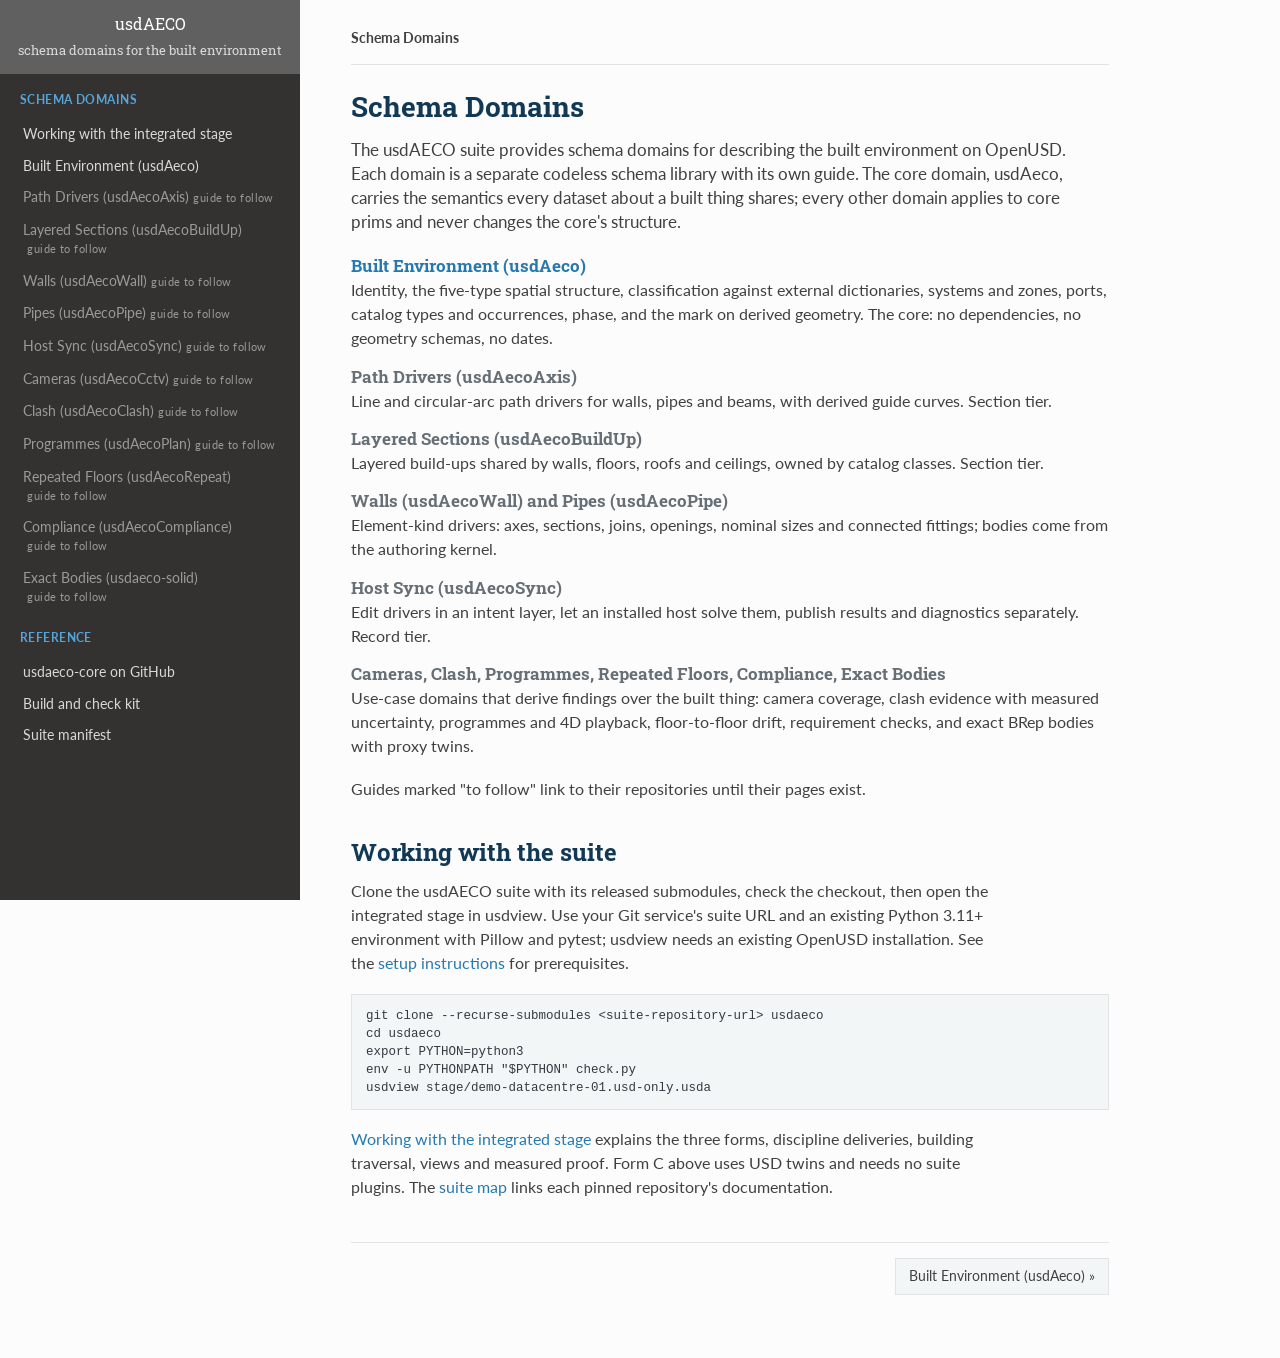
<file: docs/index.html>
<!DOCTYPE html>
<html lang="en">
<head>
<meta charset="utf-8">
<meta name="viewport" content="width=device-width, initial-scale=1">
<title>Schema Domains — usdAECO</title>
<link rel="preconnect" href="https://fonts.googleapis.com">
<link rel="stylesheet" href="https://fonts.googleapis.com/css2?family=Lato:ital,wght@0,400;0,700;1,400&family=Roboto+Slab:wght@400;700&display=swap">
<link rel="stylesheet" href="_static/aeco.css">
</head>
<body>
<button class="nav-toggle" type="button" aria-label="Toggle navigation" onclick="document.querySelector('.nav-side').classList.toggle('open')">☰ Menu</button>
<nav class="nav-side" aria-label="Navigation menu">
  <div class="nav-head">
    <a href="index.html">usdAECO<span class="sub">schema domains for the built environment</span></a>
  </div>
  <div class="nav-menu">
    <p class="caption">Schema Domains</p>
    <ul>
      <li><a href="stage/index.html">Working with the integrated stage</a></li>
      <li><a href="schemas/usdAeco/overview.html">Built Environment (usdAeco)</a></li>
      <li class="pending"><a href="https://github.com/criad-com/usdaeco-axis">Path Drivers (usdAecoAxis)<span class="tag">guide to follow</span></a></li>
      <li class="pending"><a href="https://github.com/criad-com/usdaeco-buildup">Layered Sections (usdAecoBuildUp)<span class="tag">guide to follow</span></a></li>
      <li class="pending"><a href="https://github.com/criad-com/usdaeco-wall">Walls (usdAecoWall)<span class="tag">guide to follow</span></a></li>
      <li class="pending"><a href="https://github.com/criad-com/usdaeco-pipe">Pipes (usdAecoPipe)<span class="tag">guide to follow</span></a></li>
      <li class="pending"><a href="https://github.com/criad-com/usdaeco-sync">Host Sync (usdAecoSync)<span class="tag">guide to follow</span></a></li>
      <li class="pending"><a href="https://github.com/criad-com/usdaeco-cctv">Cameras (usdAecoCctv)<span class="tag">guide to follow</span></a></li>
      <li class="pending"><a href="https://github.com/criad-com/usdaeco-clash">Clash (usdAecoClash)<span class="tag">guide to follow</span></a></li>
      <li class="pending"><a href="https://github.com/criad-com/usdaeco-plan">Programmes (usdAecoPlan)<span class="tag">guide to follow</span></a></li>
      <li class="pending"><a href="https://github.com/criad-com/usdaeco-repeat">Repeated Floors (usdAecoRepeat)<span class="tag">guide to follow</span></a></li>
      <li class="pending"><a href="https://github.com/criad-com/usdaeco-compliance">Compliance (usdAecoCompliance)<span class="tag">guide to follow</span></a></li>
      <li class="pending"><a href="https://github.com/criad-com/usdaeco-solid">Exact Bodies (usdaeco-solid)<span class="tag">guide to follow</span></a></li>
    </ul>
    <p class="caption">Reference</p>
    <ul>
      <li><a href="https://github.com/criad-com/usdaeco-core">usdaeco-core on GitHub</a></li>
      <li><a href="https://github.com/criad-com/usdaeco-toolchain">Build and check kit</a></li>
      <li><a href="https://github.com/criad-com/usdaeco-scenarios">Suite manifest</a></li>
    </ul>
  </div>
</nav>

<div class="content-wrap">
<main class="content">
<ul class="breadcrumbs"><li class="current">Schema Domains</li></ul>
<hr class="top">

<h1 id="schema-domains">Schema Domains<a class="headerlink" href="#schema-domains" title="Link to this heading">¶</a></h1>

<p class="lead">The usdAECO suite provides schema domains for describing the built environment on
OpenUSD. Each domain is a separate codeless schema library with its own guide. The core domain,
usdAeco, carries the semantics every dataset about a built thing shares; every other domain
applies to core prims and never changes the core's structure.</p>

<ul class="domain-list">
  <li><a class="name" href="schemas/usdAeco/overview.html">Built Environment (usdAeco)</a>
    <span class="desc">Identity, the five-type spatial structure, classification against external dictionaries, systems and zones, ports, catalog types and occurrences, phase, and the mark on derived geometry. The core: no dependencies, no geometry schemas, no dates.</span></li>
  <li class="pending"><span class="name">Path Drivers (usdAecoAxis)</span>
    <span class="desc">Line and circular-arc path drivers for walls, pipes and beams, with derived guide curves. Section tier.</span></li>
  <li class="pending"><span class="name">Layered Sections (usdAecoBuildUp)</span>
    <span class="desc">Layered build-ups shared by walls, floors, roofs and ceilings, owned by catalog classes. Section tier.</span></li>
  <li class="pending"><span class="name">Walls (usdAecoWall) and Pipes (usdAecoPipe)</span>
    <span class="desc">Element-kind drivers: axes, sections, joins, openings, nominal sizes and connected fittings; bodies come from the authoring kernel.</span></li>
  <li class="pending"><span class="name">Host Sync (usdAecoSync)</span>
    <span class="desc">Edit drivers in an intent layer, let an installed host solve them, publish results and diagnostics separately. Record tier.</span></li>
  <li class="pending"><span class="name">Cameras, Clash, Programmes, Repeated Floors, Compliance, Exact Bodies</span>
    <span class="desc">Use-case domains that derive findings over the built thing: camera coverage, clash evidence with measured uncertainty, programmes and 4D playback, floor-to-floor drift, requirement checks, and exact BRep bodies with proxy twins.</span></li>
</ul>

<p>Guides marked "to follow" link to their repositories until their pages exist.</p>

<h2 id="working-with-the-suite">Working with the suite<a class="headerlink" href="#working-with-the-suite" title="Link to this heading">¶</a></h2>

<p>Clone the usdAECO suite with its released submodules, check the checkout, then open the
integrated stage in usdview. Use your Git service's suite URL and an existing Python 3.11+
environment with Pillow and pytest; usdview needs an existing OpenUSD installation.
See the <a href="../README.md#build-and-check">setup instructions</a> for prerequisites.</p>

<pre><code class="sh">git clone --recurse-submodules &lt;suite-repository-url&gt; usdaeco
cd usdaeco
export PYTHON=python3
env -u PYTHONPATH "$PYTHON" check.py
usdview stage/demo-datacentre-01.usd-only.usda</code></pre>

<p><a href="stage/index.html">Working with the integrated stage</a> explains the three forms,
discipline deliveries, building traversal, views and measured proof. Form C above uses USD
twins and needs no suite plugins. The <a href="suite.md">suite map</a> links each pinned
repository's documentation.</p>

<div class="footer-nav">
  <span></span>
  <a href="schemas/usdAeco/overview.html" rel="next">Built Environment (usdAeco) »</a>
</div>
</main>
</div>
</body>
</html>
</file>
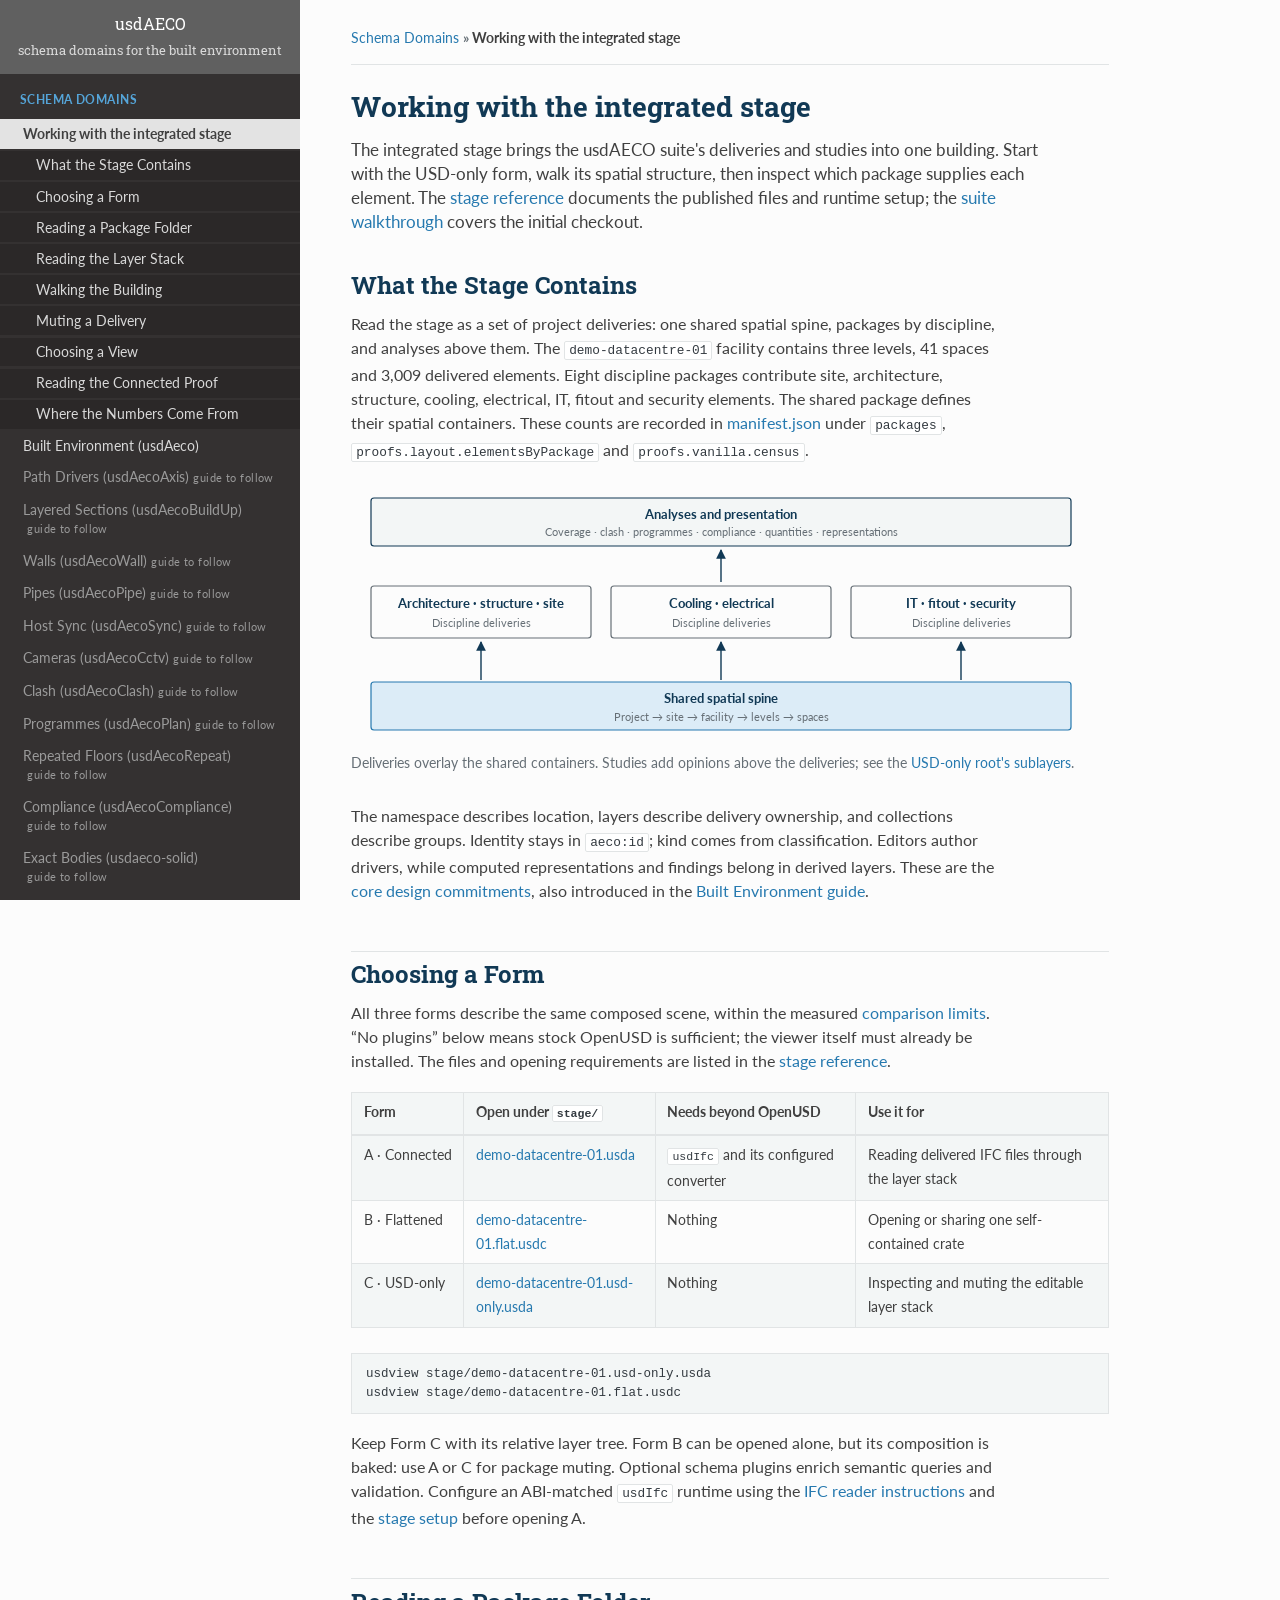
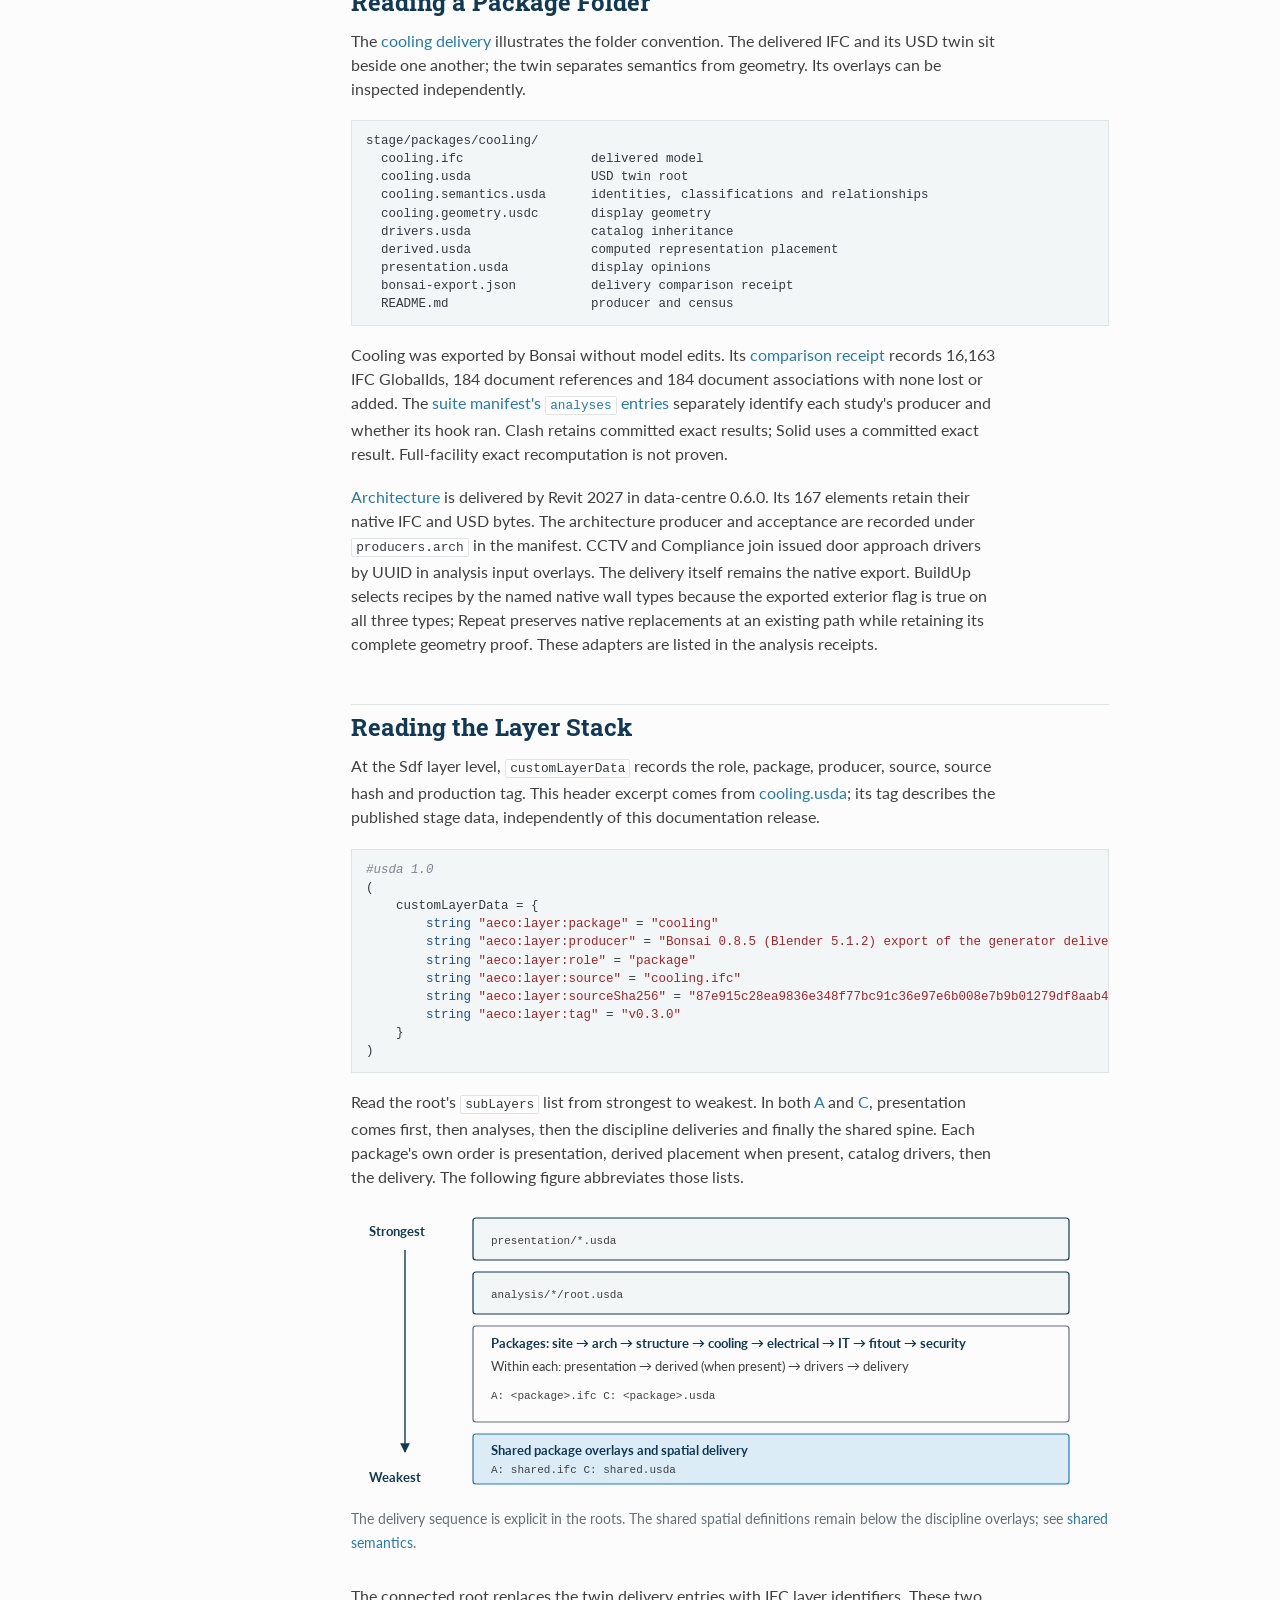
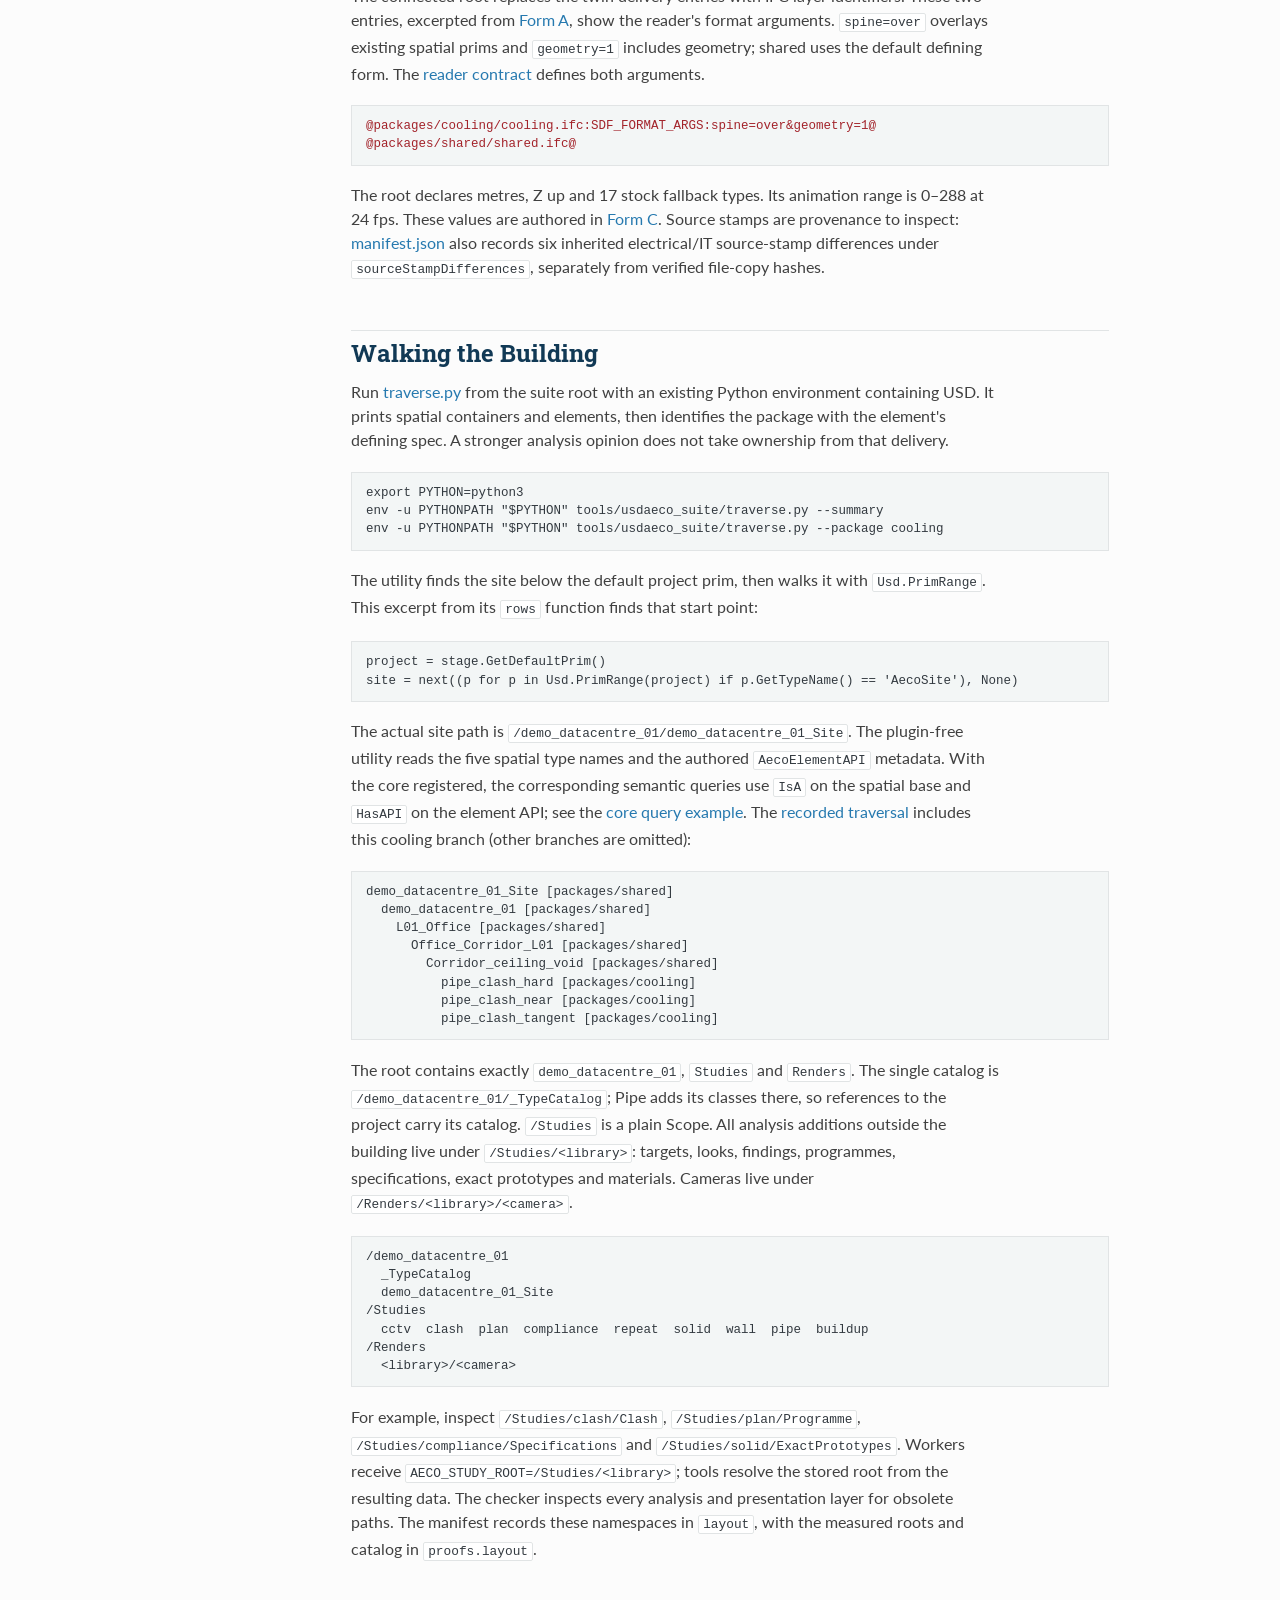
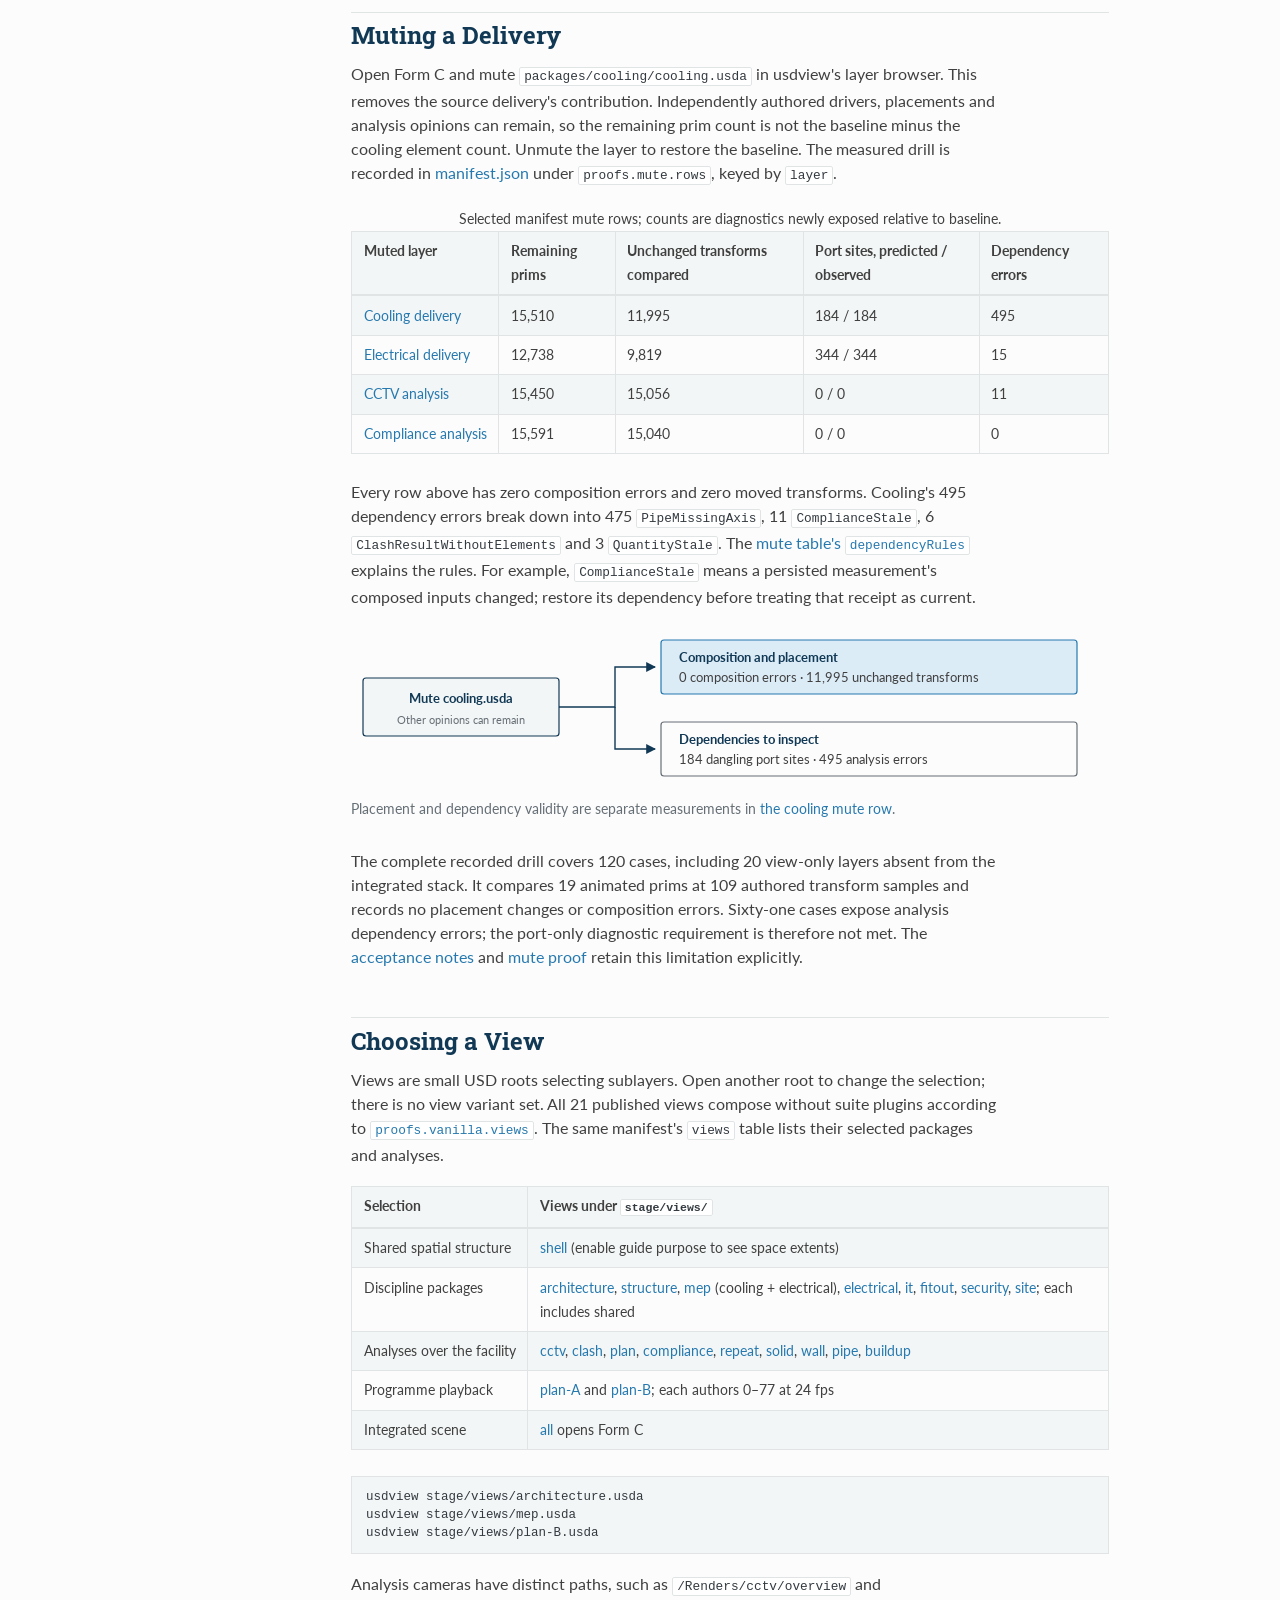
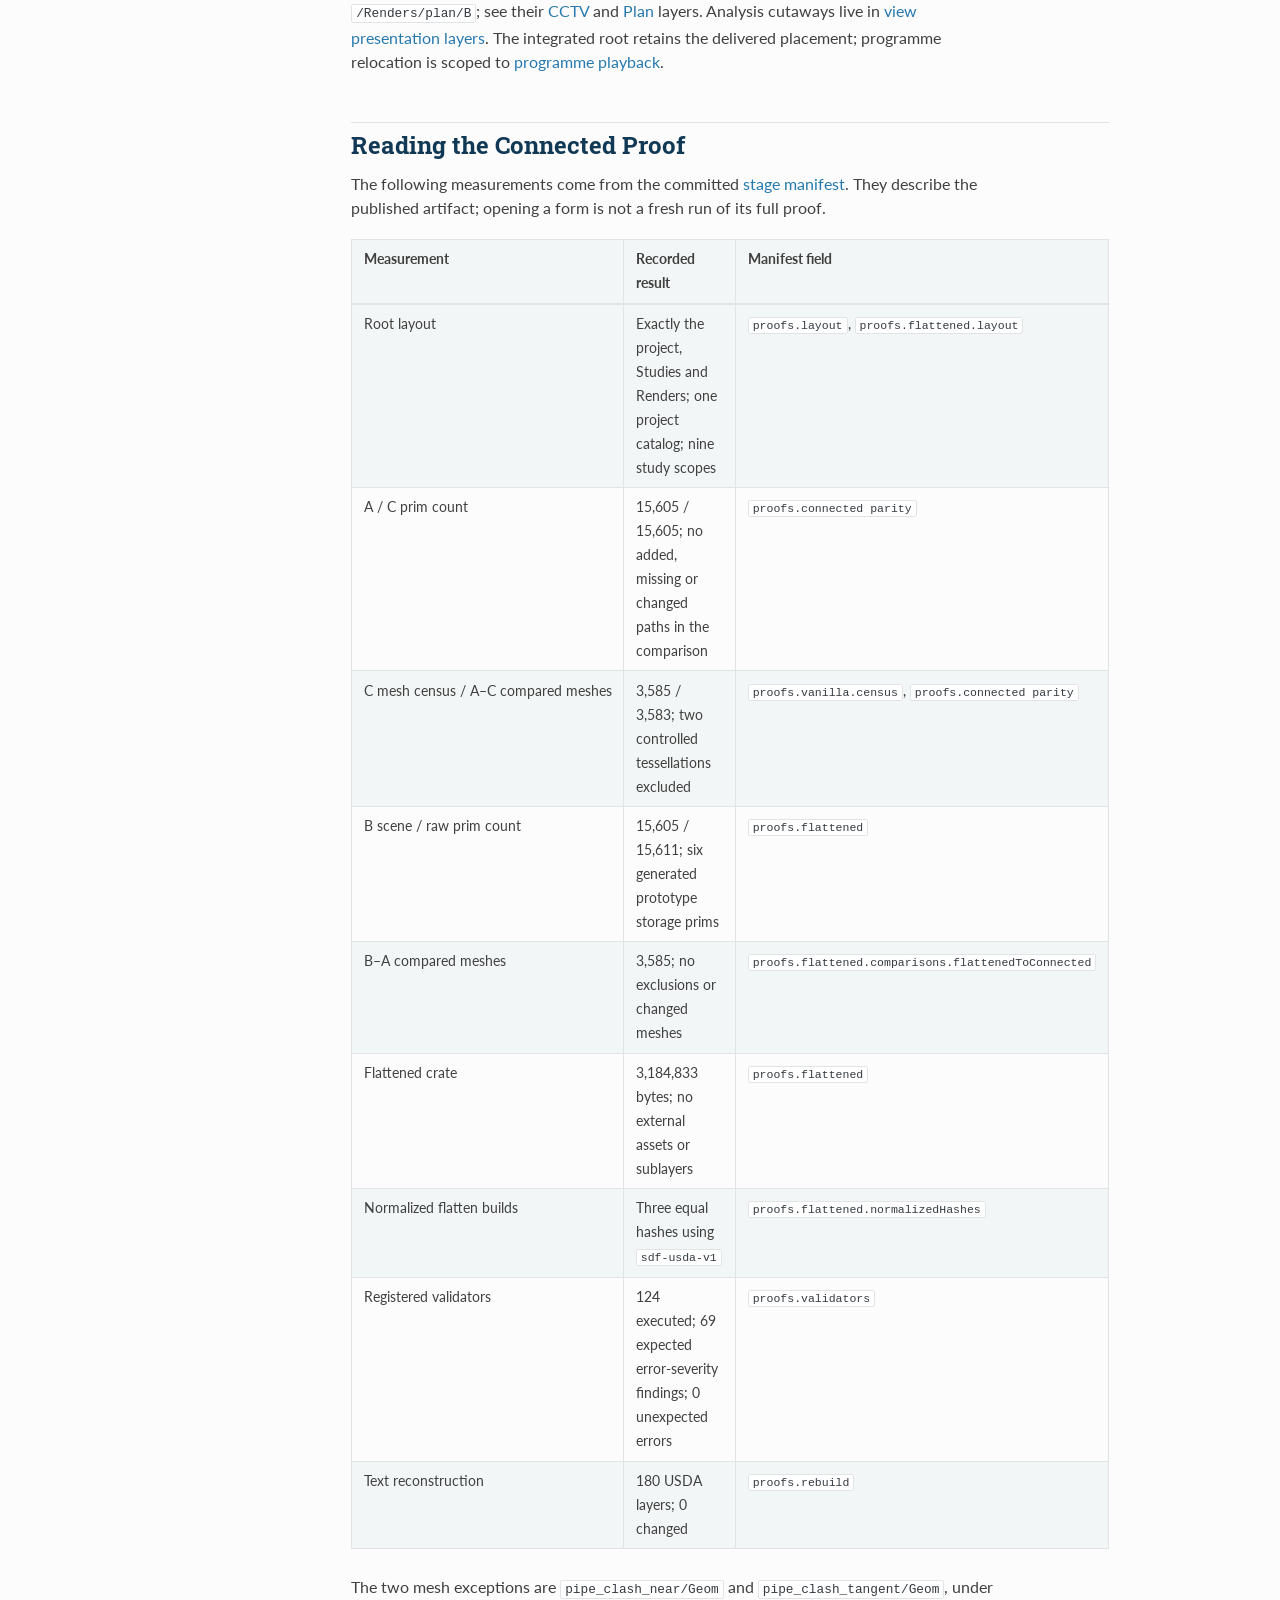
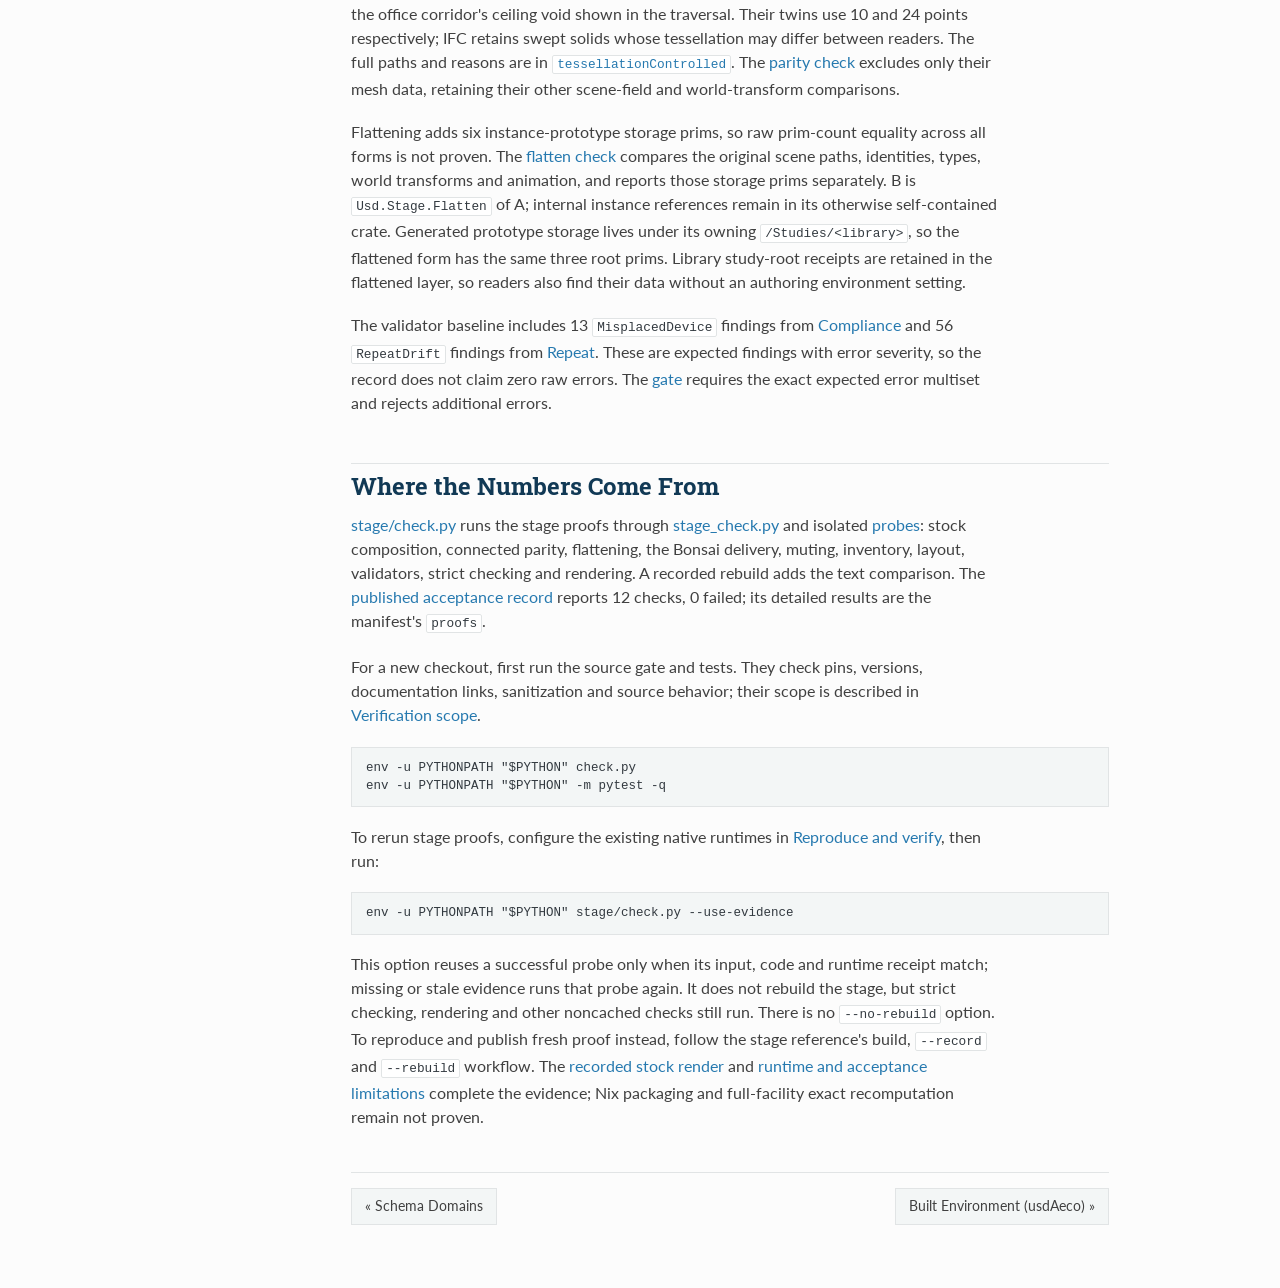
<file: docs/stage/index.html>
<!DOCTYPE html>
<html lang="en">
<head>
<meta charset="utf-8">
<meta name="viewport" content="width=device-width, initial-scale=1">
<title>Working with the integrated stage — usdAECO schema domains</title>
<link rel="preconnect" href="https://fonts.googleapis.com">
<link rel="stylesheet" href="https://fonts.googleapis.com/css2?family=Lato:ital,wght@0,400;0,700;1,400&family=Roboto+Slab:wght@400;700&display=swap">
<link rel="stylesheet" href="../_static/aeco.css">
</head>
<body>
<button class="nav-toggle" type="button" aria-label="Toggle navigation" onclick="document.querySelector('.nav-side').classList.toggle('open')">☰ Menu</button>
<nav class="nav-side" aria-label="Navigation menu">
  <div class="nav-head">
    <a href="../index.html">usdAECO<span class="sub">schema domains for the built environment</span></a>
  </div>
  <div class="nav-menu">
    <p class="caption">Schema Domains</p>
    <ul>
      <li class="current"><a href="index.html">Working with the integrated stage</a>
        <ul>
          <li><a href="#stage">What the Stage Contains</a></li>
          <li><a href="#forms">Choosing a Form</a></li>
          <li><a href="#folders">Reading a Package Folder</a></li>
          <li><a href="#layers">Reading the Layer Stack</a></li>
          <li><a href="#walking">Walking the Building</a></li>
          <li><a href="#muting">Muting a Delivery</a></li>
          <li><a href="#views">Choosing a View</a></li>
          <li><a href="#proof">Reading the Connected Proof</a></li>
          <li><a href="#checks">Where the Numbers Come From</a></li>
        </ul>
      </li>
      <li><a href="../schemas/usdAeco/overview.html">Built Environment (usdAeco)</a></li>
      <li class="pending"><a href="https://github.com/criad-com/usdaeco-axis">Path Drivers (usdAecoAxis)<span class="tag">guide to follow</span></a></li>
      <li class="pending"><a href="https://github.com/criad-com/usdaeco-buildup">Layered Sections (usdAecoBuildUp)<span class="tag">guide to follow</span></a></li>
      <li class="pending"><a href="https://github.com/criad-com/usdaeco-wall">Walls (usdAecoWall)<span class="tag">guide to follow</span></a></li>
      <li class="pending"><a href="https://github.com/criad-com/usdaeco-pipe">Pipes (usdAecoPipe)<span class="tag">guide to follow</span></a></li>
      <li class="pending"><a href="https://github.com/criad-com/usdaeco-sync">Host Sync (usdAecoSync)<span class="tag">guide to follow</span></a></li>
      <li class="pending"><a href="https://github.com/criad-com/usdaeco-cctv">Cameras (usdAecoCctv)<span class="tag">guide to follow</span></a></li>
      <li class="pending"><a href="https://github.com/criad-com/usdaeco-clash">Clash (usdAecoClash)<span class="tag">guide to follow</span></a></li>
      <li class="pending"><a href="https://github.com/criad-com/usdaeco-plan">Programmes (usdAecoPlan)<span class="tag">guide to follow</span></a></li>
      <li class="pending"><a href="https://github.com/criad-com/usdaeco-repeat">Repeated Floors (usdAecoRepeat)<span class="tag">guide to follow</span></a></li>
      <li class="pending"><a href="https://github.com/criad-com/usdaeco-compliance">Compliance (usdAecoCompliance)<span class="tag">guide to follow</span></a></li>
      <li class="pending"><a href="https://github.com/criad-com/usdaeco-solid">Exact Bodies (usdaeco-solid)<span class="tag">guide to follow</span></a></li>
    </ul>
    <p class="caption">Reference</p>
    <ul>
      <li><a href="https://github.com/criad-com/usdaeco-core">usdaeco-core on GitHub</a></li>
      <li><a href="https://github.com/criad-com/usdaeco-toolchain">Build and check kit</a></li>
      <li><a href="https://github.com/criad-com/usdaeco-scenarios">Suite manifest</a></li>
    </ul>
  </div>
</nav>

<div class="content-wrap">
<main class="content">
<ul class="breadcrumbs">
  <li><a href="../index.html">Schema Domains</a></li>
  <li class="current">Working with the integrated stage</li>
</ul>
<hr class="top">

<h1 id="working-with-the-integrated-stage">Working with the integrated stage<a class="headerlink" href="#working-with-the-integrated-stage" title="Link to this heading">¶</a></h1>

<p class="lead">The integrated stage brings the usdAECO suite's deliveries and studies into
one building. Start with the USD-only form, walk its spatial structure, then inspect which
package supplies each element. The <a href="../../stage/README.md">stage reference</a>
documents the published files and runtime setup; the
<a href="../index.html#working-with-the-suite">suite walkthrough</a> covers the initial checkout.</p>

<h2 id="stage">What the Stage Contains<a class="headerlink" href="#stage" title="Link to this heading">¶</a></h2>

<p>Read the stage as a set of project deliveries: one shared spatial spine, packages by
discipline, and analyses above them. The <code>demo-datacentre-01</code> facility contains three
levels, 41 spaces and 3,009 delivered elements. Eight discipline packages contribute site,
architecture, structure, cooling, electrical, IT, fitout and security elements. The shared
package defines their spatial containers. These counts are recorded in
<a href="../../stage/manifest.json">manifest.json</a> under <code>packages</code>,
<code>proofs.layout.elementsByPackage</code> and <code>proofs.vanilla.census</code>.</p>

<figure class="fig-svg">
<svg viewBox="0 0 740 260" width="740" height="260" role="img" aria-labelledby="delivery-title">
  <title id="delivery-title">Deliveries and analyses compose over one shared spatial spine</title>
  <defs><marker id="delivery-arrow" viewBox="0 0 10 10" refX="9" refY="5" markerWidth="7" markerHeight="7" orient="auto"><path d="M0,0 L10,5 L0,10 z" class="arrow"/></marker></defs>
  <rect class="box" x="20" y="14" width="700" height="48" rx="3"/>
  <text class="label b" x="370" y="35" text-anchor="middle">Analyses and presentation</text>
  <text class="label s" x="370" y="52" text-anchor="middle">Coverage · clash · programmes · compliance · quantities · representations</text>
  <path class="edge" d="M370 98 V66" marker-end="url(#delivery-arrow)"/>
  <rect class="box child" x="20" y="102" width="220" height="52" rx="3"/>
  <text class="label b" x="130" y="124" text-anchor="middle">Architecture · structure · site</text>
  <text class="label s" x="130" y="143" text-anchor="middle">Discipline deliveries</text>
  <rect class="box child" x="260" y="102" width="220" height="52" rx="3"/>
  <text class="label b" x="370" y="124" text-anchor="middle">Cooling · electrical</text>
  <text class="label s" x="370" y="143" text-anchor="middle">Discipline deliveries</text>
  <rect class="box child" x="500" y="102" width="220" height="52" rx="3"/>
  <text class="label b" x="610" y="124" text-anchor="middle">IT · fitout · security</text>
  <text class="label s" x="610" y="143" text-anchor="middle">Discipline deliveries</text>
  <path class="edge" d="M130 196 V158" marker-end="url(#delivery-arrow)"/>
  <path class="edge" d="M370 196 V158" marker-end="url(#delivery-arrow)"/>
  <path class="edge" d="M610 196 V158" marker-end="url(#delivery-arrow)"/>
  <rect class="box core" x="20" y="198" width="700" height="48" rx="3"/>
  <text class="label b" x="370" y="219" text-anchor="middle">Shared spatial spine</text>
  <text class="label s" x="370" y="237" text-anchor="middle">Project → site → facility → levels → spaces</text>
</svg>
<figcaption>Deliveries overlay the shared containers. Studies add opinions above the deliveries;
see the <a href="../../stage/demo-datacentre-01.usd-only.usda">USD-only root's sublayers</a>.</figcaption>
</figure>

<p>The namespace describes location, layers describe delivery ownership, and collections
describe groups. Identity stays in <code>aeco:id</code>; kind comes from classification.
Editors author drivers, while computed representations and findings belong in derived layers.
These are the <a href="../../core/usdaeco-core/docs/03-design-model.md">core design commitments</a>,
also introduced in the <a href="../schemas/usdAeco/overview.html">Built Environment guide</a>.</p>

<h2 id="forms">Choosing a Form<a class="headerlink" href="#forms" title="Link to this heading">¶</a></h2>

<p>All three forms describe the same composed scene, within the measured
<a href="#proof">comparison limits</a>. “No plugins” below means stock OpenUSD is sufficient;
the viewer itself must already be installed. The files and opening requirements are listed in
the <a href="../../stage/README.md">stage reference</a>.</p>

<div class="tablewrap"><table class="docutils">
<thead><tr><th>Form</th><th>Open under <code>stage/</code></th><th>Needs beyond OpenUSD</th><th>Use it for</th></tr></thead>
<tbody>
<tr><td>A · Connected</td><td><a href="../../stage/demo-datacentre-01.usda">demo-datacentre-01.usda</a></td><td><code>usdIfc</code> and its configured converter</td><td>Reading delivered IFC files through the layer stack</td></tr>
<tr><td>B · Flattened</td><td><a href="../../stage/demo-datacentre-01.flat.usdc">demo-datacentre-01.flat.usdc</a></td><td>Nothing</td><td>Opening or sharing one self-contained crate</td></tr>
<tr><td>C · USD-only</td><td><a href="../../stage/demo-datacentre-01.usd-only.usda">demo-datacentre-01.usd-only.usda</a></td><td>Nothing</td><td>Inspecting and muting the editable layer stack</td></tr>
</tbody></table></div>

<pre><code class="sh">usdview stage/demo-datacentre-01.usd-only.usda
usdview stage/demo-datacentre-01.flat.usdc</code></pre>

<p>Keep Form C with its relative layer tree. Form B can be opened alone, but its composition
is baked: use A or C for package muting. Optional schema plugins enrich semantic queries and
validation. Configure an ABI-matched <code>usdIfc</code> runtime using the
<a href="../../hosts/usdaeco-ifc/docs/file-format.md">IFC reader instructions</a> and the
<a href="../../stage/README.md#reproduce-and-verify">stage setup</a> before opening A.</p>

<h2 id="folders">Reading a Package Folder<a class="headerlink" href="#folders" title="Link to this heading">¶</a></h2>

<p>The <a href="../../stage/packages/cooling/README.md">cooling delivery</a> illustrates the
folder convention. The delivered IFC and its USD twin sit beside one another; the twin
separates semantics from geometry. Its overlays can be inspected independently.</p>

<pre><code>stage/packages/cooling/
  cooling.ifc                 delivered model
  cooling.usda                USD twin root
  cooling.semantics.usda      identities, classifications and relationships
  cooling.geometry.usdc       display geometry
  drivers.usda                catalog inheritance
  derived.usda                computed representation placement
  presentation.usda           display opinions
  bonsai-export.json          delivery comparison receipt
  README.md                   producer and census</code></pre>

<p>Cooling was exported by Bonsai without model edits. Its
<a href="../../stage/packages/cooling/bonsai-export.json">comparison receipt</a> records 16,163
IFC GlobalIds, 184 document references and 184 document associations with none lost or added.
The <a href="../../stage/manifest.json">suite manifest's <code>analyses</code> entries</a> separately
identify each study's producer and whether its hook ran. Clash retains committed exact results;
Solid uses a committed exact result. Full-facility exact recomputation is not proven.</p>

<p><a href="../../stage/packages/arch/README.md">Architecture</a> is delivered by
Revit 2027 in data-centre 0.6.0. Its 167 elements retain their native IFC and USD bytes.
The architecture producer and acceptance are recorded under <code>producers.arch</code>
in the manifest. CCTV and Compliance join issued door approach drivers by UUID in
analysis input overlays. The delivery itself remains the native export. BuildUp selects recipes by the named
native wall types because the exported exterior flag is true on all three types;
Repeat preserves native replacements at an existing path while retaining its
complete geometry proof. These adapters are listed in the analysis receipts.</p>

<h2 id="layers">Reading the Layer Stack<a class="headerlink" href="#layers" title="Link to this heading">¶</a></h2>

<p>At the Sdf layer level, <code>customLayerData</code> records the role, package, producer,
source, source hash and production tag. This header excerpt comes from
<a href="../../stage/packages/cooling/cooling.usda">cooling.usda</a>; its tag describes the
published stage data, independently of this documentation release.</p>

<pre><code class="usda">#usda 1.0
(
    customLayerData = {
        string "aeco:layer:package" = "cooling"
        string "aeco:layer:producer" = "Bonsai 0.8.5 (Blender 5.1.2) export of the generator delivery"
        string "aeco:layer:role" = "package"
        string "aeco:layer:source" = "cooling.ifc"
        string "aeco:layer:sourceSha256" = "87e915c28ea9836e348f77bc91c36e97e6b008e7b9b01279df8aab44170627be"
        string "aeco:layer:tag" = "v0.3.0"
    }
)</code></pre>

<p>Read the root's <code>subLayers</code> list from strongest to weakest. In both
<a href="../../stage/demo-datacentre-01.usda">A</a> and
<a href="../../stage/demo-datacentre-01.usd-only.usda">C</a>, presentation comes first,
then analyses, then the discipline deliveries and finally the shared spine.
Each package's own order is presentation, derived placement when present, catalog drivers,
then the delivery. The following figure abbreviates those lists.</p>

<figure class="fig-svg">
<svg viewBox="0 0 740 292" width="740" height="292" role="img" aria-labelledby="stack-title">
  <title id="stack-title">The layer stack in strongest-to-weakest delivery order</title>
  <defs><marker id="stack-arrow" viewBox="0 0 10 10" refX="9" refY="5" markerWidth="7" markerHeight="7" orient="auto"><path d="M0,0 L10,5 L0,10 z" class="arrow"/></marker></defs>
  <text class="label b" x="18" y="28">Strongest</text>
  <path class="edge" d="M54 42 V244" marker-end="url(#stack-arrow)"/>
  <text class="label b" x="18" y="274">Weakest</text>
  <rect class="box" x="122" y="10" width="596" height="42" rx="3"/>
  <text class="mono" x="140" y="36">presentation/*.usda</text>
  <rect class="box" x="122" y="64" width="596" height="42" rx="3"/>
  <text class="mono" x="140" y="90">analysis/*/root.usda</text>
  <rect class="box child" x="122" y="118" width="596" height="96" rx="3"/>
  <text class="label b" x="140" y="140">Packages: site → arch → structure → cooling → electrical → IT → fitout → security</text>
  <text class="label" x="140" y="163">Within each: presentation → derived (when present) → drivers → delivery</text>
  <text class="mono" x="140" y="191">A: &lt;package&gt;.ifc       C: &lt;package&gt;.usda</text>
  <rect class="box core" x="122" y="226" width="596" height="50" rx="3"/>
  <text class="label b" x="140" y="247">Shared package overlays and spatial delivery</text>
  <text class="mono" x="140" y="265">A: shared.ifc          C: shared.usda</text>
</svg>
<figcaption>The delivery sequence is explicit in the roots. The shared spatial definitions
remain below the discipline overlays; see <a href="../../stage/packages/shared/shared.semantics.usda">shared semantics</a>.</figcaption>
</figure>

<p>The connected root replaces the twin delivery entries with IFC layer identifiers. These
two entries, excerpted from <a href="../../stage/demo-datacentre-01.usda">Form A</a>, show the
reader's format arguments. <code>spine=over</code> overlays existing spatial prims and
<code>geometry=1</code> includes geometry; shared uses the default defining form. The
<a href="../../hosts/usdaeco-ifc/docs/file-format.md">reader contract</a> defines both arguments.</p>

<pre><code class="usda">@packages/cooling/cooling.ifc:SDF_FORMAT_ARGS:spine=over&amp;geometry=1@
@packages/shared/shared.ifc@</code></pre>

<p>The root declares metres, Z up and 17 stock fallback types. Its animation range is 0–288
at 24 fps. These values are authored in <a href="../../stage/demo-datacentre-01.usd-only.usda">Form C</a>.
Source stamps are provenance to inspect: <a href="../../stage/manifest.json">manifest.json</a>
also records six inherited electrical/IT source-stamp differences under
<code>sourceStampDifferences</code>, separately from verified file-copy hashes.</p>

<h2 id="walking">Walking the Building<a class="headerlink" href="#walking" title="Link to this heading">¶</a></h2>

<p>Run <a href="../../tools/usdaeco_suite/traverse.py">traverse.py</a> from the suite root with
an existing Python environment containing USD. It prints spatial containers and elements,
then identifies the package with the element's defining spec. A stronger analysis opinion
does not take ownership from that delivery.</p>

<pre><code class="sh">export PYTHON=python3
env -u PYTHONPATH "$PYTHON" tools/usdaeco_suite/traverse.py --summary
env -u PYTHONPATH "$PYTHON" tools/usdaeco_suite/traverse.py --package cooling</code></pre>

<p>The utility finds the site below the default project prim, then walks it with
<code>Usd.PrimRange</code>. This excerpt from its <code>rows</code> function finds that start point:</p>

<pre><code class="python">project = stage.GetDefaultPrim()
site = next((p for p in Usd.PrimRange(project) if p.GetTypeName() == 'AecoSite'), None)</code></pre>

<p>The actual site path is
<code>/demo_datacentre_01/demo_datacentre_01_Site</code>. The plugin-free utility reads the
five spatial type names and the authored <code>AecoElementAPI</code> metadata. With the core
registered, the corresponding semantic queries use <code>IsA</code> on the spatial base and
<code>HasAPI</code> on the element API; see the
<a href="../schemas/usdAeco/overview.html#core-and-others">core query example</a>.
The <a href="../../stage/README.md#walking-the-building">recorded traversal</a> includes this
cooling branch (other branches are omitted):</p>

<pre><code>demo_datacentre_01_Site [packages/shared]
  demo_datacentre_01 [packages/shared]
    L01_Office [packages/shared]
      Office_Corridor_L01 [packages/shared]
        Corridor_ceiling_void [packages/shared]
          pipe_clash_hard [packages/cooling]
          pipe_clash_near [packages/cooling]
          pipe_clash_tangent [packages/cooling]</code></pre>

<p>The root contains exactly <code>demo_datacentre_01</code>, <code>Studies</code> and
<code>Renders</code>. The single catalog is <code>/demo_datacentre_01/_TypeCatalog</code>;
Pipe adds its classes there, so references to the project carry its catalog.
<code>/Studies</code> is a plain Scope. All analysis additions outside the building live
under <code>/Studies/&lt;library&gt;</code>: targets, looks, findings, programmes,
specifications, exact prototypes and materials. Cameras live under
<code>/Renders/&lt;library&gt;/&lt;camera&gt;</code>.</p>

<pre><code>/demo_datacentre_01
  _TypeCatalog
  demo_datacentre_01_Site
/Studies
  cctv  clash  plan  compliance  repeat  solid  wall  pipe  buildup
/Renders
  &lt;library&gt;/&lt;camera&gt;</code></pre>

<p>For example, inspect <code>/Studies/clash/Clash</code>,
<code>/Studies/plan/Programme</code>, <code>/Studies/compliance/Specifications</code>
and <code>/Studies/solid/ExactPrototypes</code>. Workers receive
<code>AECO_STUDY_ROOT=/Studies/&lt;library&gt;</code>; tools resolve the stored root from
the resulting data. The checker inspects every analysis and presentation layer for
obsolete paths. The manifest records these namespaces in <code>layout</code>, with the
measured roots and catalog in <code>proofs.layout</code>.</p>

<h2 id="muting">Muting a Delivery<a class="headerlink" href="#muting" title="Link to this heading">¶</a></h2>

<p>Open Form C and mute <code>packages/cooling/cooling.usda</code> in usdview's layer browser.
This removes the source delivery's contribution. Independently authored drivers, placements
and analysis opinions can remain, so the remaining prim count is not the baseline minus
the cooling element count. Unmute the layer to restore the baseline. The measured drill
is recorded in <a href="../../stage/manifest.json">manifest.json</a> under
<code>proofs.mute.rows</code>, keyed by <code>layer</code>.</p>

<div class="tablewrap"><table class="docutils">
<caption>Selected manifest mute rows; counts are diagnostics newly exposed relative to baseline.</caption>
<thead><tr><th>Muted layer</th><th>Remaining prims</th><th>Unchanged transforms compared</th><th>Port sites, predicted / observed</th><th>Dependency errors</th></tr></thead>
<tbody>
<tr><td><a href="../../stage/packages/cooling/cooling.usda">Cooling delivery</a></td><td>15,510</td><td>11,995</td><td>184 / 184</td><td>495</td></tr>
<tr><td><a href="../../stage/packages/electrical/electrical.usda">Electrical delivery</a></td><td>12,738</td><td>9,819</td><td>344 / 344</td><td>15</td></tr>
<tr><td><a href="../../stage/analysis/cctv/root.usda">CCTV analysis</a></td><td>15,450</td><td>15,056</td><td>0 / 0</td><td>11</td></tr>
<tr><td><a href="../../stage/analysis/compliance/root.usda">Compliance analysis</a></td><td>15,591</td><td>15,040</td><td>0 / 0</td><td>0</td></tr>
</tbody></table></div>

<p>Every row above has zero composition errors and zero moved transforms. Cooling's 495
dependency errors break down into 475 <code>PipeMissingAxis</code>, 11 <code>ComplianceStale</code>,
6 <code>ClashResultWithoutElements</code> and 3 <code>QuantityStale</code>. The
<a href="../../stage/manifest.json">mute table's <code>dependencyRules</code></a> explains the rules.
For example, <code>ComplianceStale</code> means a persisted measurement's composed inputs changed;
restore its dependency before treating that receipt as current.</p>

<figure class="fig-svg">
<svg viewBox="0 0 740 162" width="740" height="162" role="img" aria-labelledby="mute-title">
  <title id="mute-title">Cooling muting preserves compared placement but exposes dependency diagnostics</title>
  <defs><marker id="mute-arrow" viewBox="0 0 10 10" refX="9" refY="5" markerWidth="7" markerHeight="7" orient="auto"><path d="M0,0 L10,5 L0,10 z" class="arrow"/></marker></defs>
  <rect class="box" x="12" y="50" width="196" height="58" rx="3"/>
  <text class="label b" x="110" y="75" text-anchor="middle">Mute cooling.usda</text>
  <text class="label s" x="110" y="96" text-anchor="middle">Other opinions can remain</text>
  <path class="edge" d="M208 79 H264 V39 H304" marker-end="url(#mute-arrow)"/>
  <path class="edge" d="M264 79 V121 H304" marker-end="url(#mute-arrow)"/>
  <rect class="box core" x="310" y="12" width="416" height="54" rx="3"/>
  <text class="label b" x="328" y="34">Composition and placement</text>
  <text class="label" x="328" y="54">0 composition errors · 11,995 unchanged transforms</text>
  <rect class="box child" x="310" y="94" width="416" height="54" rx="3"/>
  <text class="label b" x="328" y="116">Dependencies to inspect</text>
  <text class="label" x="328" y="136">184 dangling port sites · 495 analysis errors</text>
</svg>
<figcaption>Placement and dependency validity are separate measurements in
<a href="../../stage/manifest.json">the cooling mute row</a>.</figcaption>
</figure>

<p>The complete recorded drill covers 120 cases, including 20 view-only layers absent from
the integrated stack. It compares 19 animated prims at 109 authored transform samples and
records no placement changes or composition errors. Sixty-one cases expose analysis dependency
errors; the port-only diagnostic requirement is therefore not met. The
<a href="../../stage/README.md#acceptance-and-deviations">acceptance notes</a> and
<a href="../../stage/manifest.json">mute proof</a> retain this limitation explicitly.</p>

<h2 id="views">Choosing a View<a class="headerlink" href="#views" title="Link to this heading">¶</a></h2>

<p>Views are small USD roots selecting sublayers. Open another root to change the selection;
there is no view variant set. All 21 published views compose without suite plugins according to
<a href="../../stage/manifest.json"><code>proofs.vanilla.views</code></a>. The same manifest's
<code>views</code> table lists their selected packages and analyses.</p>

<div class="tablewrap"><table class="docutils">
<thead><tr><th>Selection</th><th>Views under <code>stage/views/</code></th></tr></thead>
<tbody>
<tr><td>Shared spatial structure</td><td><a href="../../stage/views/shell.usda">shell</a> (enable guide purpose to see space extents)</td></tr>
<tr><td>Discipline packages</td><td><a href="../../stage/views/architecture.usda">architecture</a>, <a href="../../stage/views/structure.usda">structure</a>, <a href="../../stage/views/mep.usda">mep</a> (cooling + electrical), <a href="../../stage/views/electrical.usda">electrical</a>, <a href="../../stage/views/it.usda">it</a>, <a href="../../stage/views/fitout.usda">fitout</a>, <a href="../../stage/views/security.usda">security</a>, <a href="../../stage/views/site.usda">site</a>; each includes shared</td></tr>
<tr><td>Analyses over the facility</td><td><a href="../../stage/views/cctv.usda">cctv</a>, <a href="../../stage/views/clash.usda">clash</a>, <a href="../../stage/views/plan.usda">plan</a>, <a href="../../stage/views/compliance.usda">compliance</a>, <a href="../../stage/views/repeat.usda">repeat</a>, <a href="../../stage/views/solid.usda">solid</a>, <a href="../../stage/views/wall.usda">wall</a>, <a href="../../stage/views/pipe.usda">pipe</a>, <a href="../../stage/views/buildup.usda">buildup</a></td></tr>
<tr><td>Programme playback</td><td><a href="../../stage/views/plan-A.usda">plan-A</a> and <a href="../../stage/views/plan-B.usda">plan-B</a>; each authors 0–77 at 24 fps</td></tr>
<tr><td>Integrated scene</td><td><a href="../../stage/views/all.usda">all</a> opens Form C</td></tr>
</tbody></table></div>

<pre><code class="sh">usdview stage/views/architecture.usda
usdview stage/views/mep.usda
usdview stage/views/plan-B.usda</code></pre>

<p>Analysis cameras have distinct paths, such as <code>/Renders/cctv/overview</code> and
<code>/Renders/plan/B</code>; see their <a href="../../stage/analysis/cctv/cameras.usda">CCTV</a>
and <a href="../../stage/analysis/plan/cameras.usda">Plan</a> layers. Analysis cutaways live in
<a href="../../stage/presentation/views/cctv.usda">view presentation layers</a>.
The integrated root retains the delivered placement; programme relocation is scoped to
<a href="../../stage/views/plan-B.usda">programme playback</a>.</p>

<h2 id="proof">Reading the Connected Proof<a class="headerlink" href="#proof" title="Link to this heading">¶</a></h2>

<p>The following measurements come from the committed
<a href="../../stage/manifest.json">stage manifest</a>. They describe the published artifact;
opening a form is not a fresh run of its full proof.</p>

<div class="tablewrap"><table class="docutils">
<thead><tr><th>Measurement</th><th>Recorded result</th><th>Manifest field</th></tr></thead>
<tbody>
<tr><td>Root layout</td><td>Exactly the project, Studies and Renders; one project catalog; nine study scopes</td><td><code>proofs.layout</code>, <code>proofs.flattened.layout</code></td></tr>
<tr><td>A / C prim count</td><td>15,605 / 15,605; no added, missing or changed paths in the comparison</td><td><code>proofs.connected parity</code></td></tr>
<tr><td>C mesh census / A–C compared meshes</td><td>3,585 / 3,583; two controlled tessellations excluded</td><td><code>proofs.vanilla.census</code>, <code>proofs.connected parity</code></td></tr>
<tr><td>B scene / raw prim count</td><td>15,605 / 15,611; six generated prototype storage prims</td><td><code>proofs.flattened</code></td></tr>
<tr><td>B–A compared meshes</td><td>3,585; no exclusions or changed meshes</td><td><code>proofs.flattened.comparisons.flattenedToConnected</code></td></tr>
<tr><td>Flattened crate</td><td>3,184,833 bytes; no external assets or sublayers</td><td><code>proofs.flattened</code></td></tr>
<tr><td>Normalized flatten builds</td><td>Three equal hashes using <code>sdf-usda-v1</code></td><td><code>proofs.flattened.normalizedHashes</code></td></tr>
<tr><td>Registered validators</td><td>124 executed; 69 expected error-severity findings; 0 unexpected errors</td><td><code>proofs.validators</code></td></tr>
<tr><td>Text reconstruction</td><td>180 USDA layers; 0 changed</td><td><code>proofs.rebuild</code></td></tr>
</tbody></table></div>

<p>The two mesh exceptions are <code>pipe_clash_near/Geom</code> and
<code>pipe_clash_tangent/Geom</code>, under the office corridor's ceiling void shown in the
traversal. Their twins use 10 and 24 points respectively; IFC retains swept solids whose
tessellation may differ between readers. The full paths and reasons are in
<a href="../../stage/dc.manifest.json"><code>tessellationControlled</code></a>.
The <a href="../../tools/usdaeco_suite/stage_check.py">parity check</a> excludes only their mesh
data, retaining their other scene-field and world-transform comparisons.</p>

<p>Flattening adds six instance-prototype storage prims, so raw prim-count equality across
all forms is not proven. The <a href="../../tools/usdaeco_suite/stage_flatten.py">flatten check</a>
compares the original scene paths, identities, types, world transforms and animation, and
reports those storage prims separately. B is <code>Usd.Stage.Flatten</code> of A;
internal instance references remain in its otherwise self-contained crate. Generated
prototype storage lives under its owning <code>/Studies/&lt;library&gt;</code>, so the
flattened form has the same three root prims. Library study-root receipts are
retained in the flattened layer, so readers also find their data without an
authoring environment setting.</p>

<p>The validator baseline includes 13 <code>MisplacedDevice</code> findings from
<a href="../../stage/analysis/compliance/integrated-findings.json">Compliance</a> and 56
<code>RepeatDrift</code> findings from <a href="../../stage/analysis/repeat/integrated-findings.json">Repeat</a>.
These are expected findings with error severity, so the record does not claim zero raw errors.
The <a href="../../tools/usdaeco_suite/stage_checks.py">gate</a> requires the exact expected
error multiset and rejects additional errors.</p>

<h2 id="checks">Where the Numbers Come From<a class="headerlink" href="#checks" title="Link to this heading">¶</a></h2>

<p><a href="../../stage/check.py">stage/check.py</a> runs the stage proofs through
<a href="../../tools/usdaeco_suite/stage_check.py">stage_check.py</a> and isolated
<a href="../../tools/usdaeco_suite/stage_probe.py">probes</a>: stock composition, connected
parity, flattening, the Bonsai delivery, muting, inventory, layout, validators, strict checking
and rendering. A recorded rebuild adds the text comparison. The
<a href="../../stage/README.md#acceptance-and-deviations">published acceptance record</a> reports
12 checks, 0 failed; its detailed results are the manifest's <code>proofs</code>.</p>

<p>For a new checkout, first run the source gate and tests. They check pins, versions,
documentation links, sanitization and source behavior; their scope is described in
<a href="../verification.md">Verification scope</a>.</p>

<pre><code class="sh">env -u PYTHONPATH "$PYTHON" check.py
env -u PYTHONPATH "$PYTHON" -m pytest -q</code></pre>

<p>To rerun stage proofs, configure the existing native runtimes in
<a href="../../stage/README.md#reproduce-and-verify">Reproduce and verify</a>, then run:</p>

<pre><code class="sh">env -u PYTHONPATH "$PYTHON" stage/check.py --use-evidence</code></pre>

<p>This option reuses a successful probe only when its input, code and runtime receipt match;
missing or stale evidence runs that probe again. It does not rebuild the stage, but strict
checking, rendering and other noncached checks still run. There is no <code>--no-rebuild</code>
option. To reproduce and publish fresh proof instead, follow the stage reference's build,
<code>--record</code> and <code>--rebuild</code> workflow. The
<a href="../../stage/vanilla.png">recorded stock render</a> and
<a href="../../stage/README.md#acceptance-and-deviations">runtime and acceptance limitations</a>
complete the evidence; Nix packaging and full-facility exact recomputation remain not proven.</p>

<div class="footer-nav">
  <a href="../index.html" rel="prev">« Schema Domains</a>
  <a href="../schemas/usdAeco/overview.html" rel="next">Built Environment (usdAeco) »</a>
</div>
</main>
</div>
<script>
(function () {
  var esc = function (s) { return s.replace(/&/g, "&amp;").replace(/</g, "&lt;").replace(/>/g, "&gt;"); };
  var re = /("(?:[^"\\\n]|\\.)*")|(#[^\n]*)|(<[^>\n]*>)|(@[^@\n]*@)|(?<![:\w])(def|over|class|uniform|custom|rel|prepend|append|delete|add|reorder|variantSet|variants|variantSets|apiSchemas|inherits|references|payload|subLayers|defaultPrim|upAxis|metersPerUnit|fallbackPrimTypes|customData|doc|allowedTokens|kind|displayName|interpolation|timeSamples)(?![:\w])|(?<![:\w])(token|string|double3|double|float3|float|int|bool|point3f|color3f|asset|quatf|matrix4d|vector3f|normal3f)(\[\])?(?![:\w])|(?<![:\w])(Aeco[A-Za-z]+|Xform|Scope|Cube|Cylinder|Sphere|Mesh|BasisCurves)(?![:\w])|(?<![\w.:])(-?\d+(?:\.\d+)?(?:e-?\d+)?)(?![\w.:])/g;
  document.querySelectorAll("pre code.usda").forEach(function (el) {
    var src = el.textContent, out = "", last = 0, m;
    re.lastIndex = 0;
    while ((m = re.exec(src)) !== null) {
      out += esc(src.slice(last, m.index));
      var cls = m[1] ? "str" : m[2] ? "cm" : m[3] ? "path" : m[4] ? "str" : m[5] ? "kw" : m[6] ? "ty" : m[8] ? "prim" : "num";
      out += '<span class="' + cls + '">' + esc(m[0]) + "</span>";
      last = m.index + m[0].length;
    }
    out += esc(src.slice(last));
    el.innerHTML = out;
  });
})();
</script>
</body>
</html>
</file>
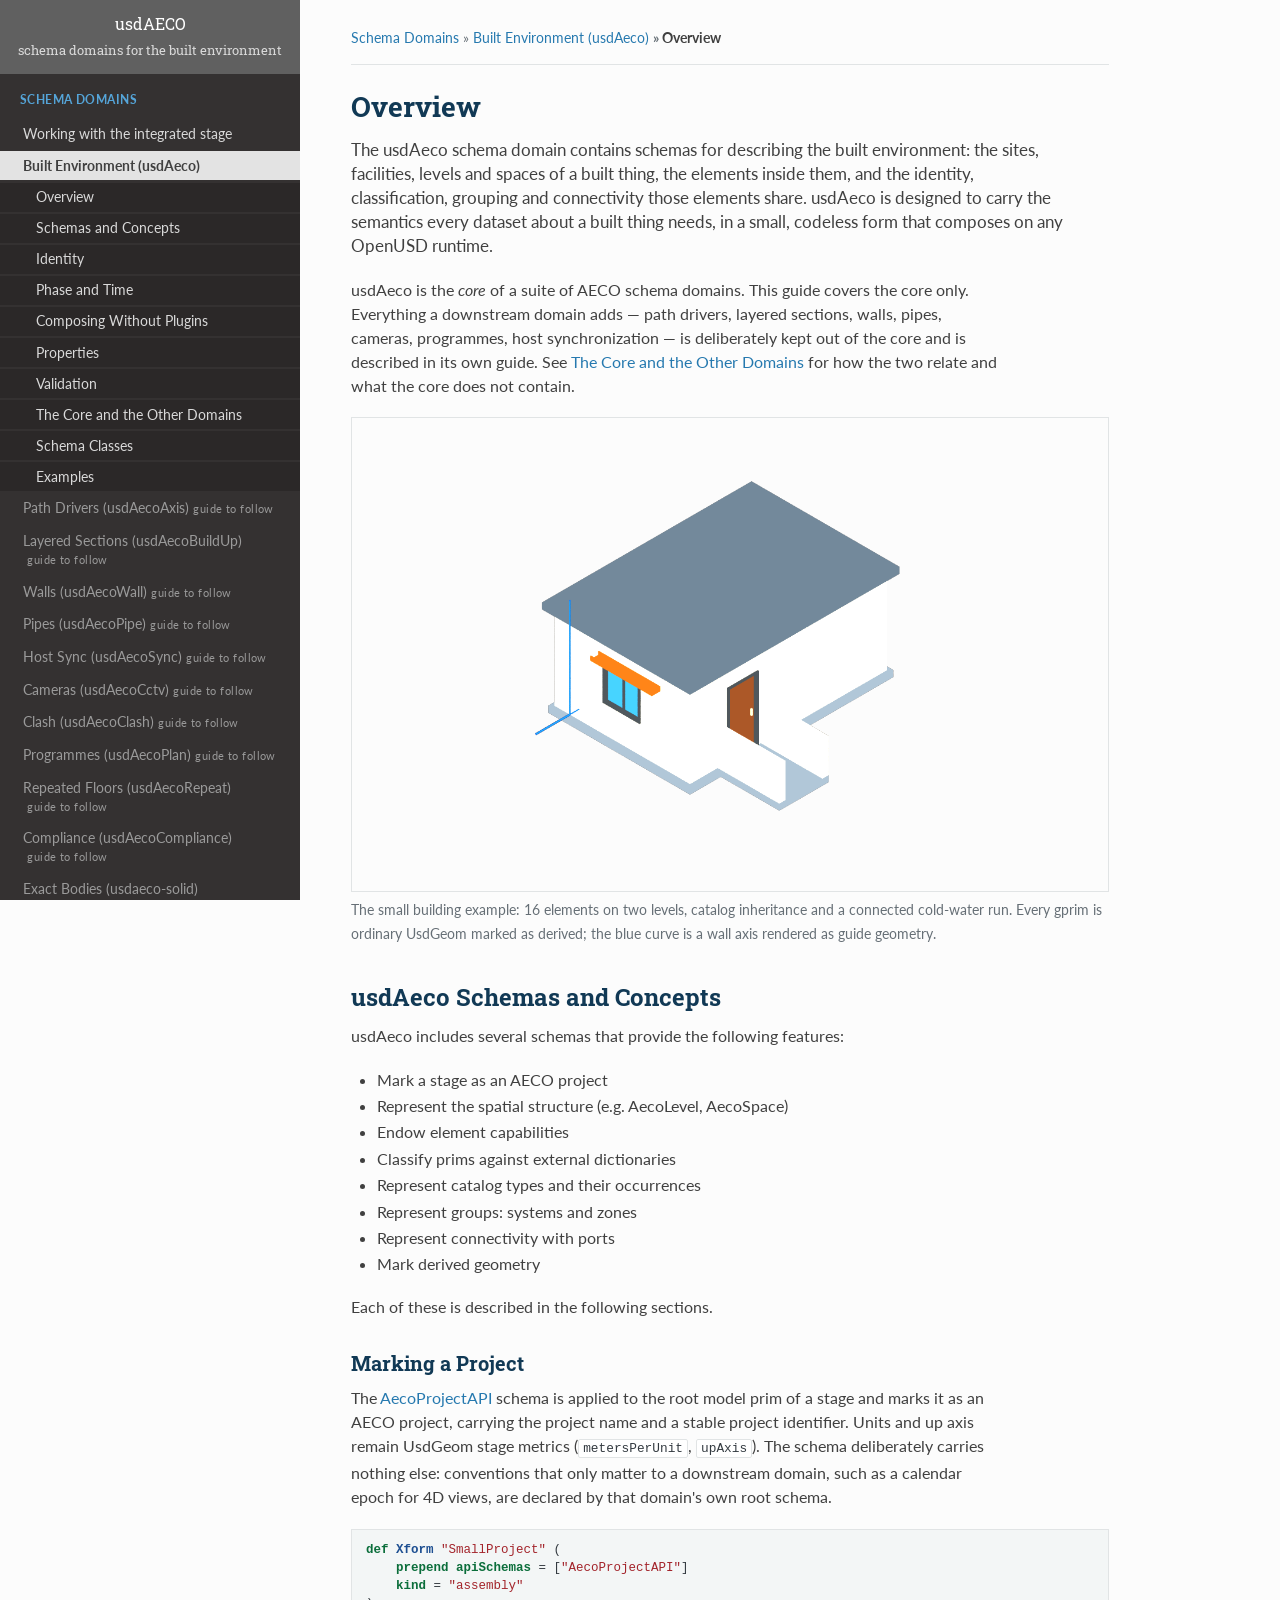
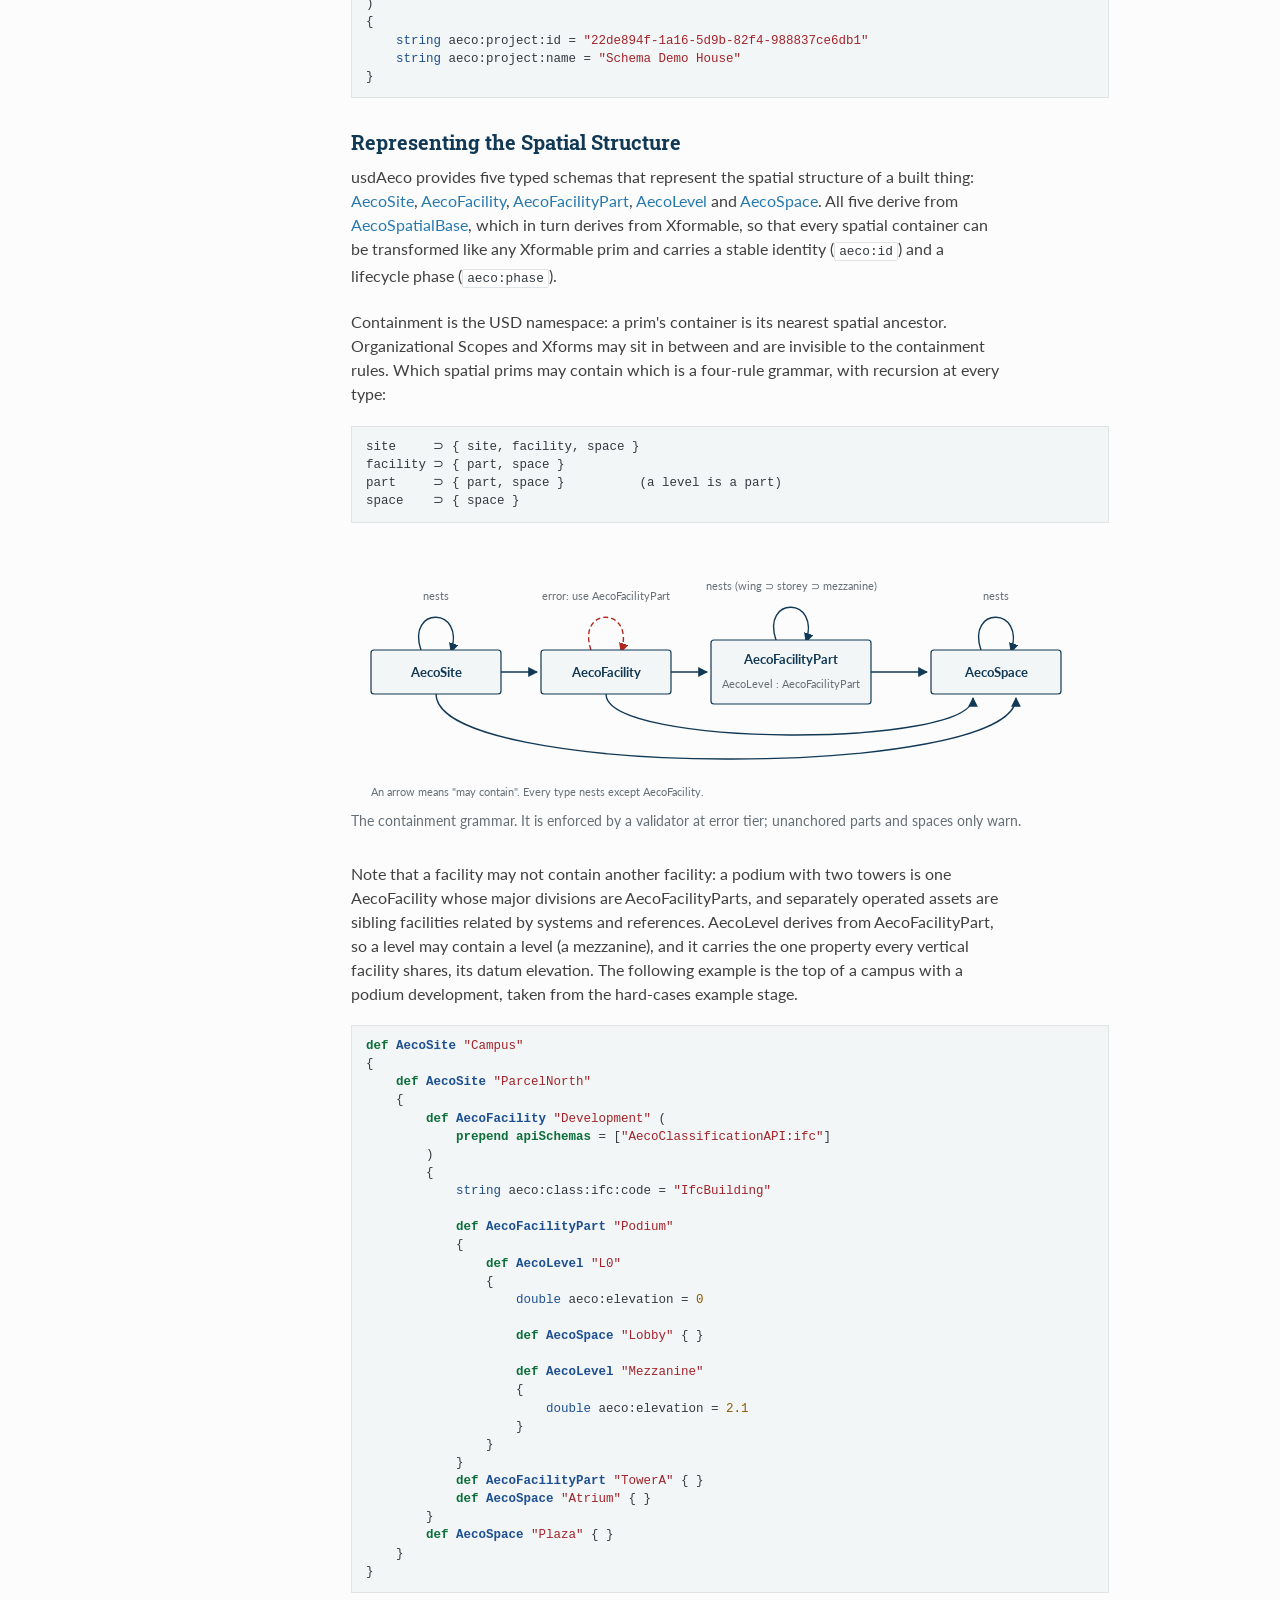
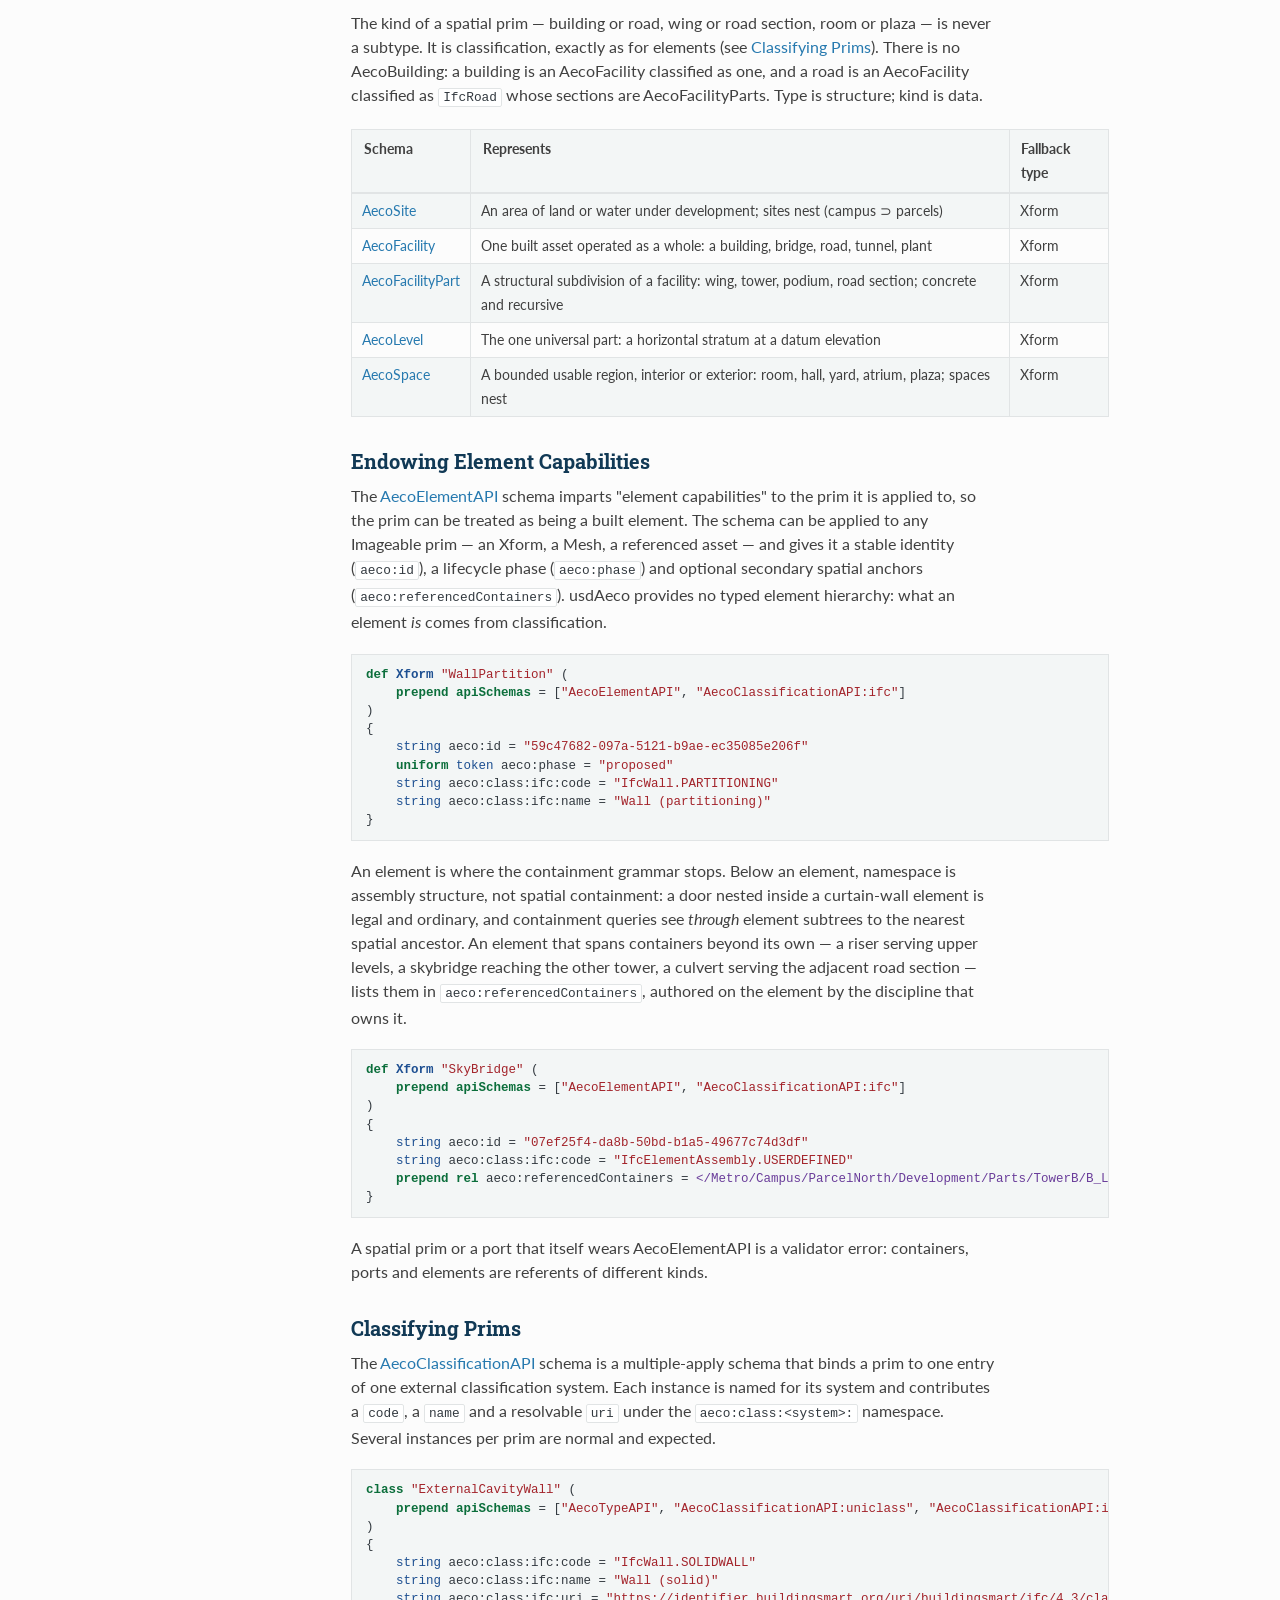
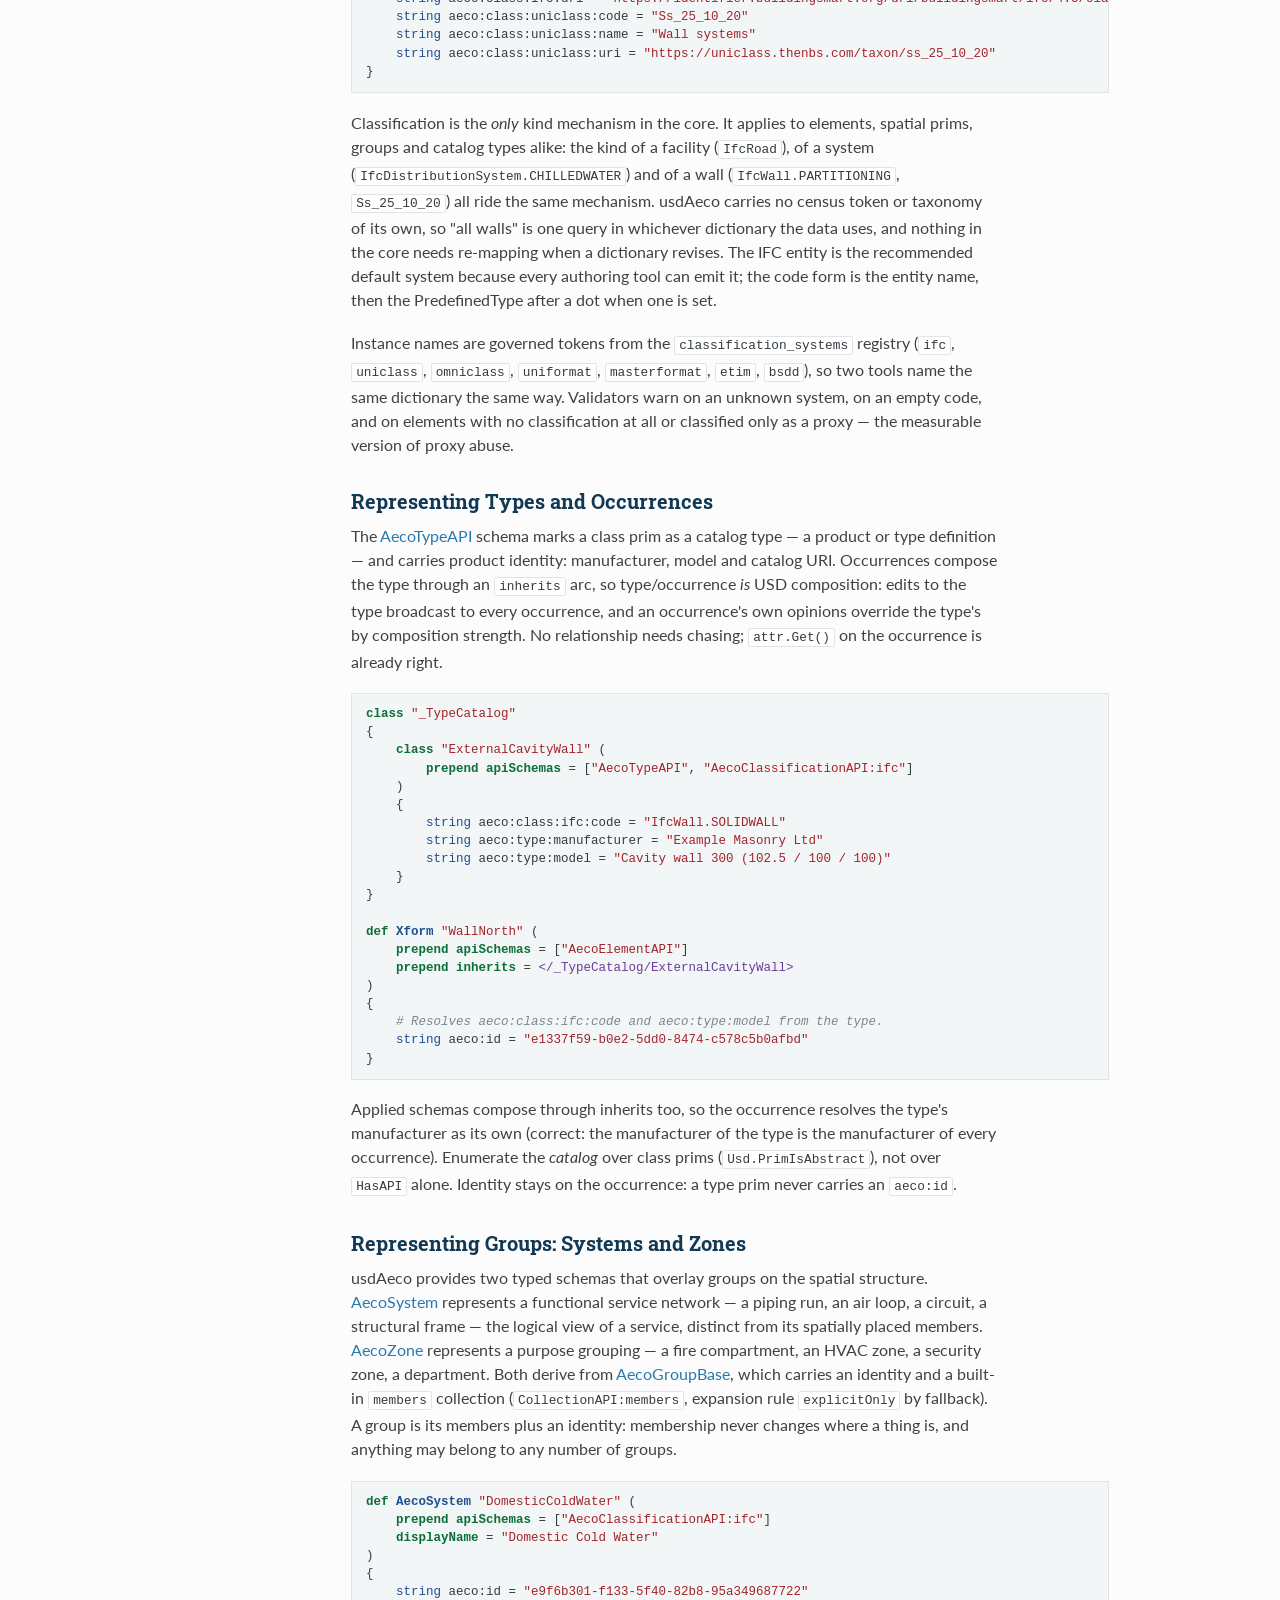
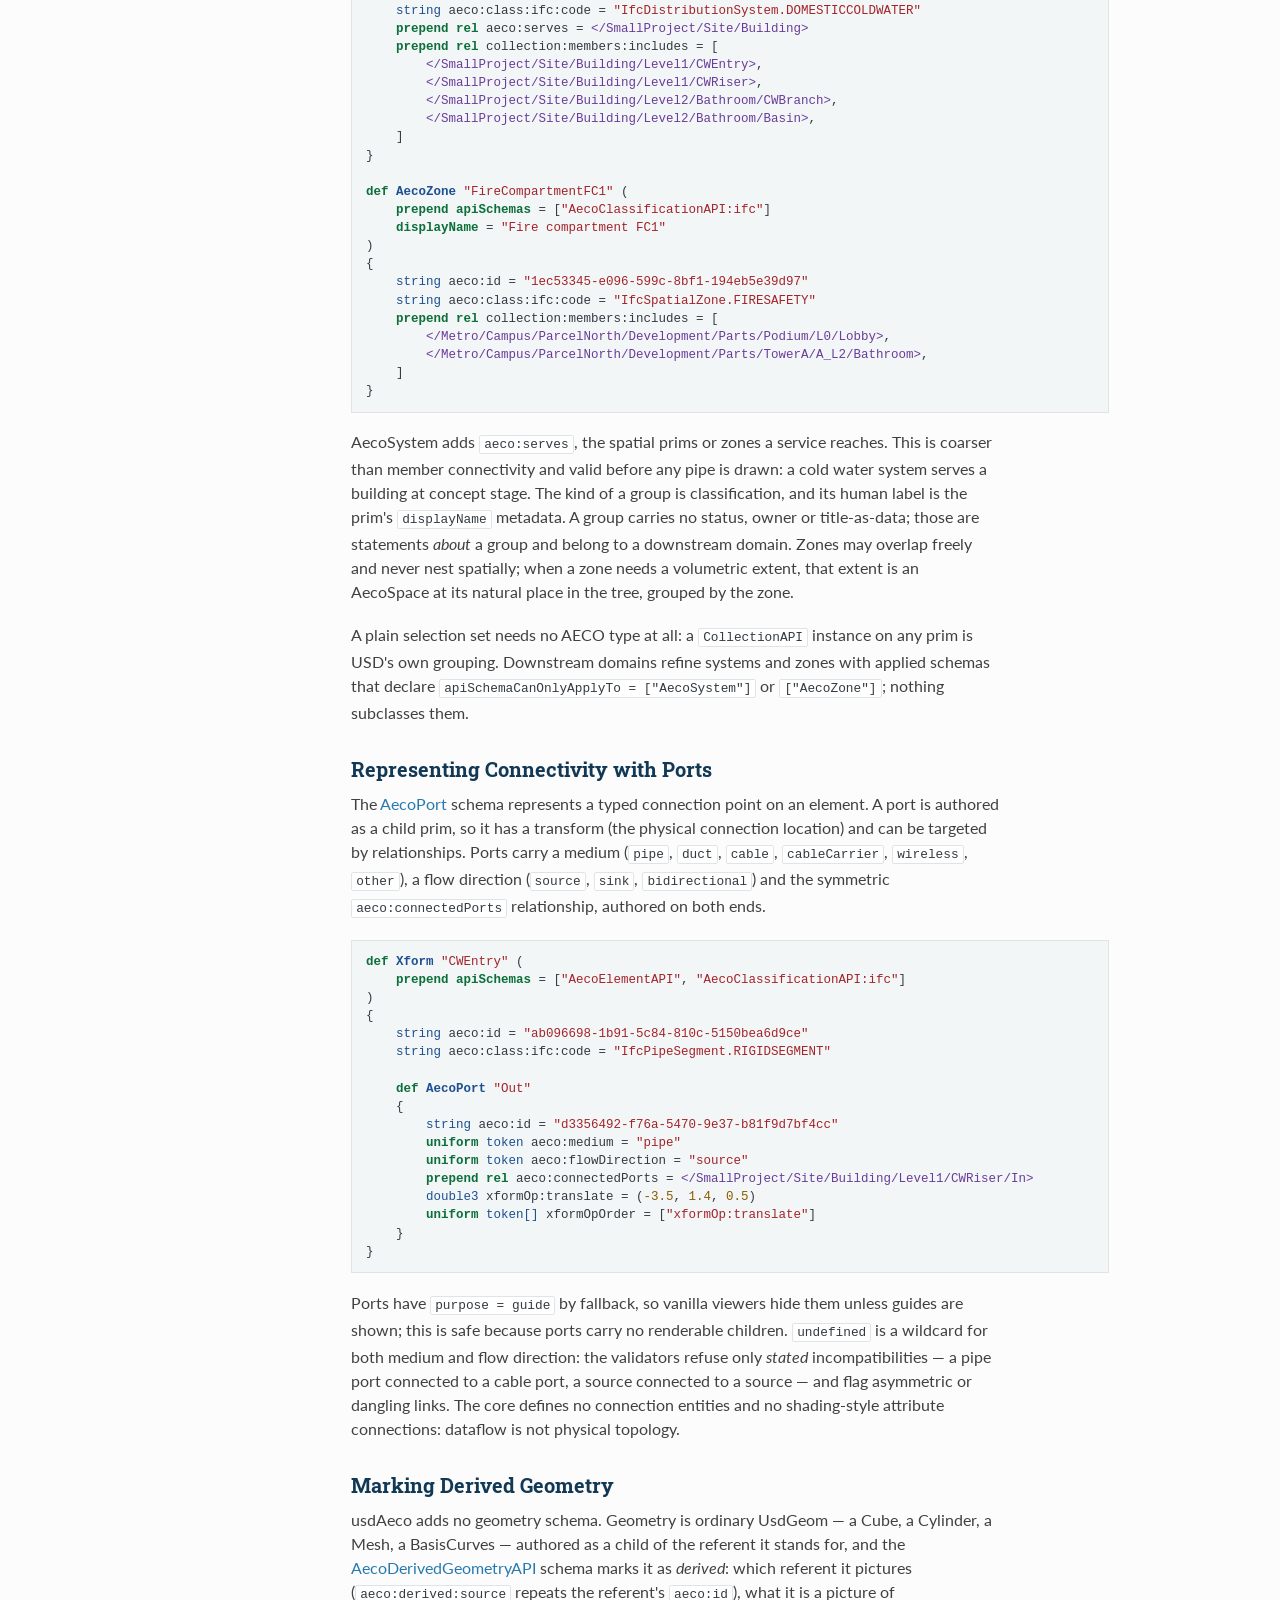
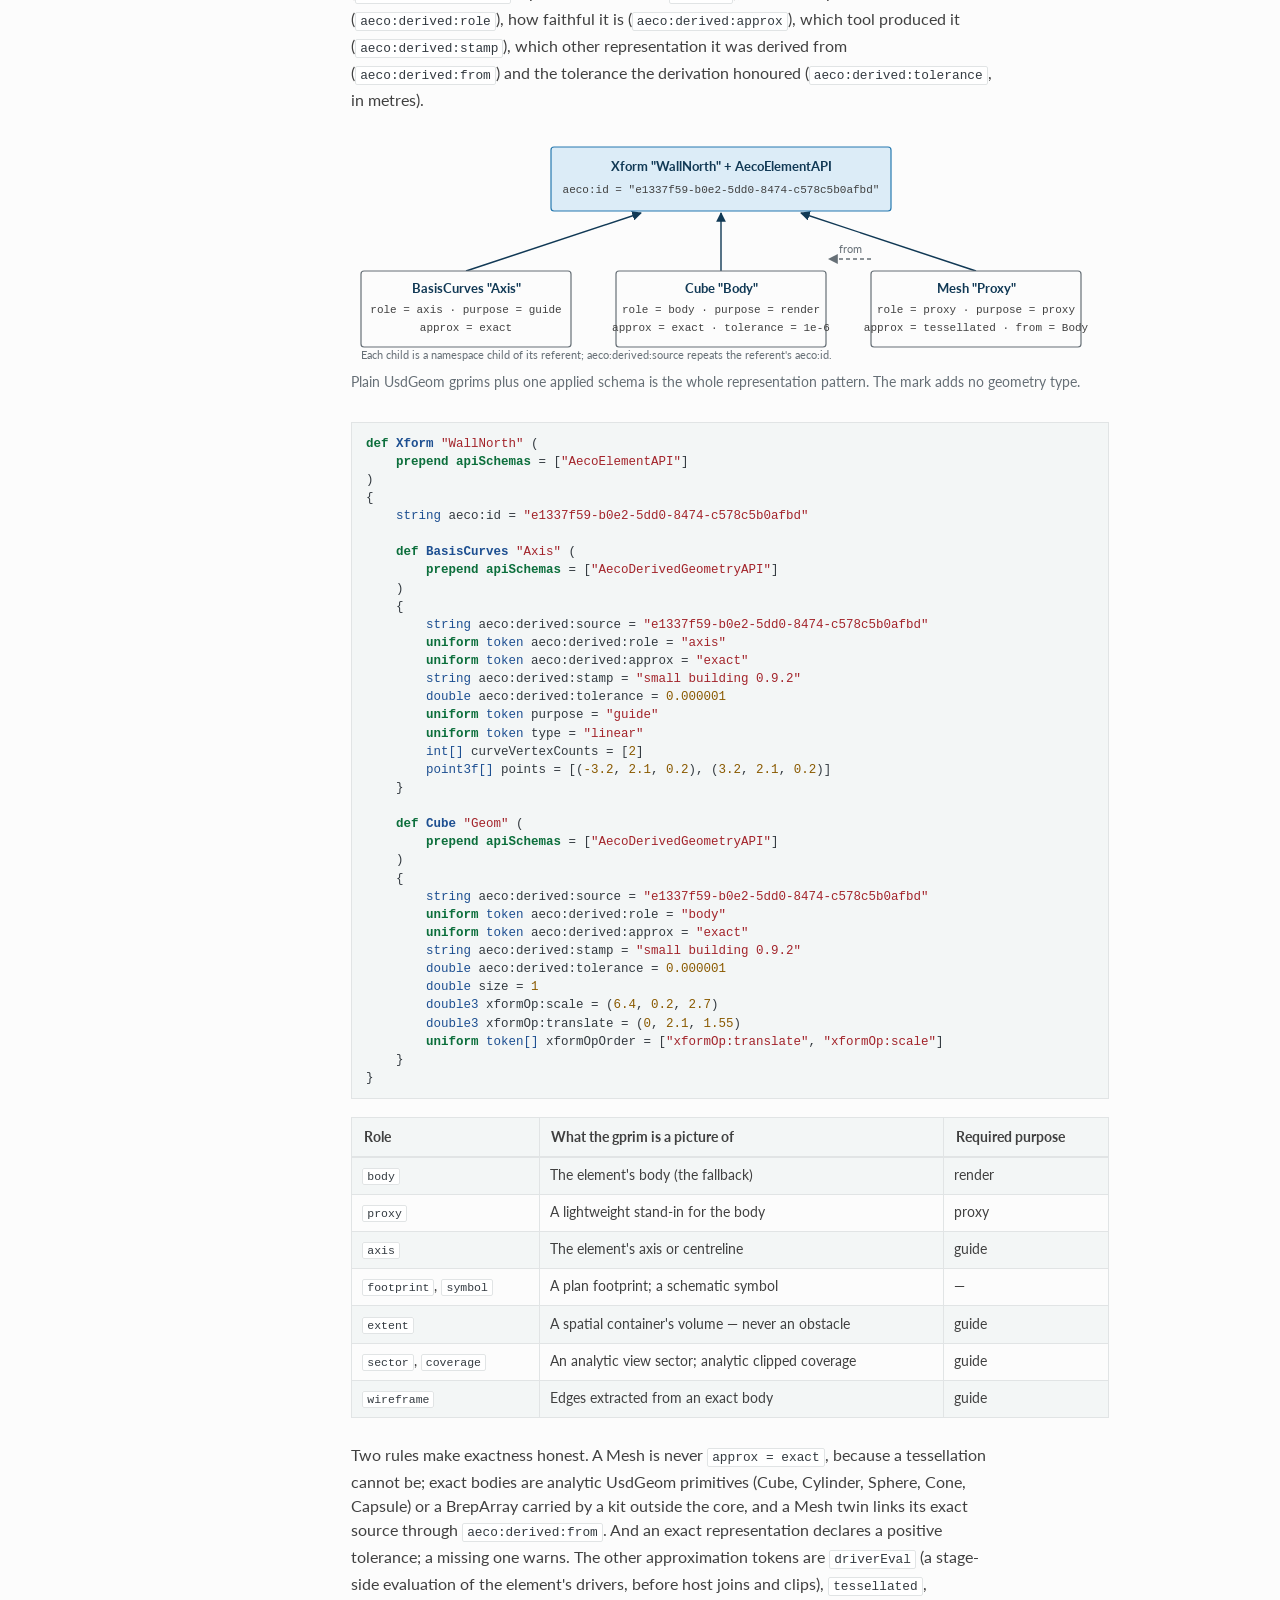
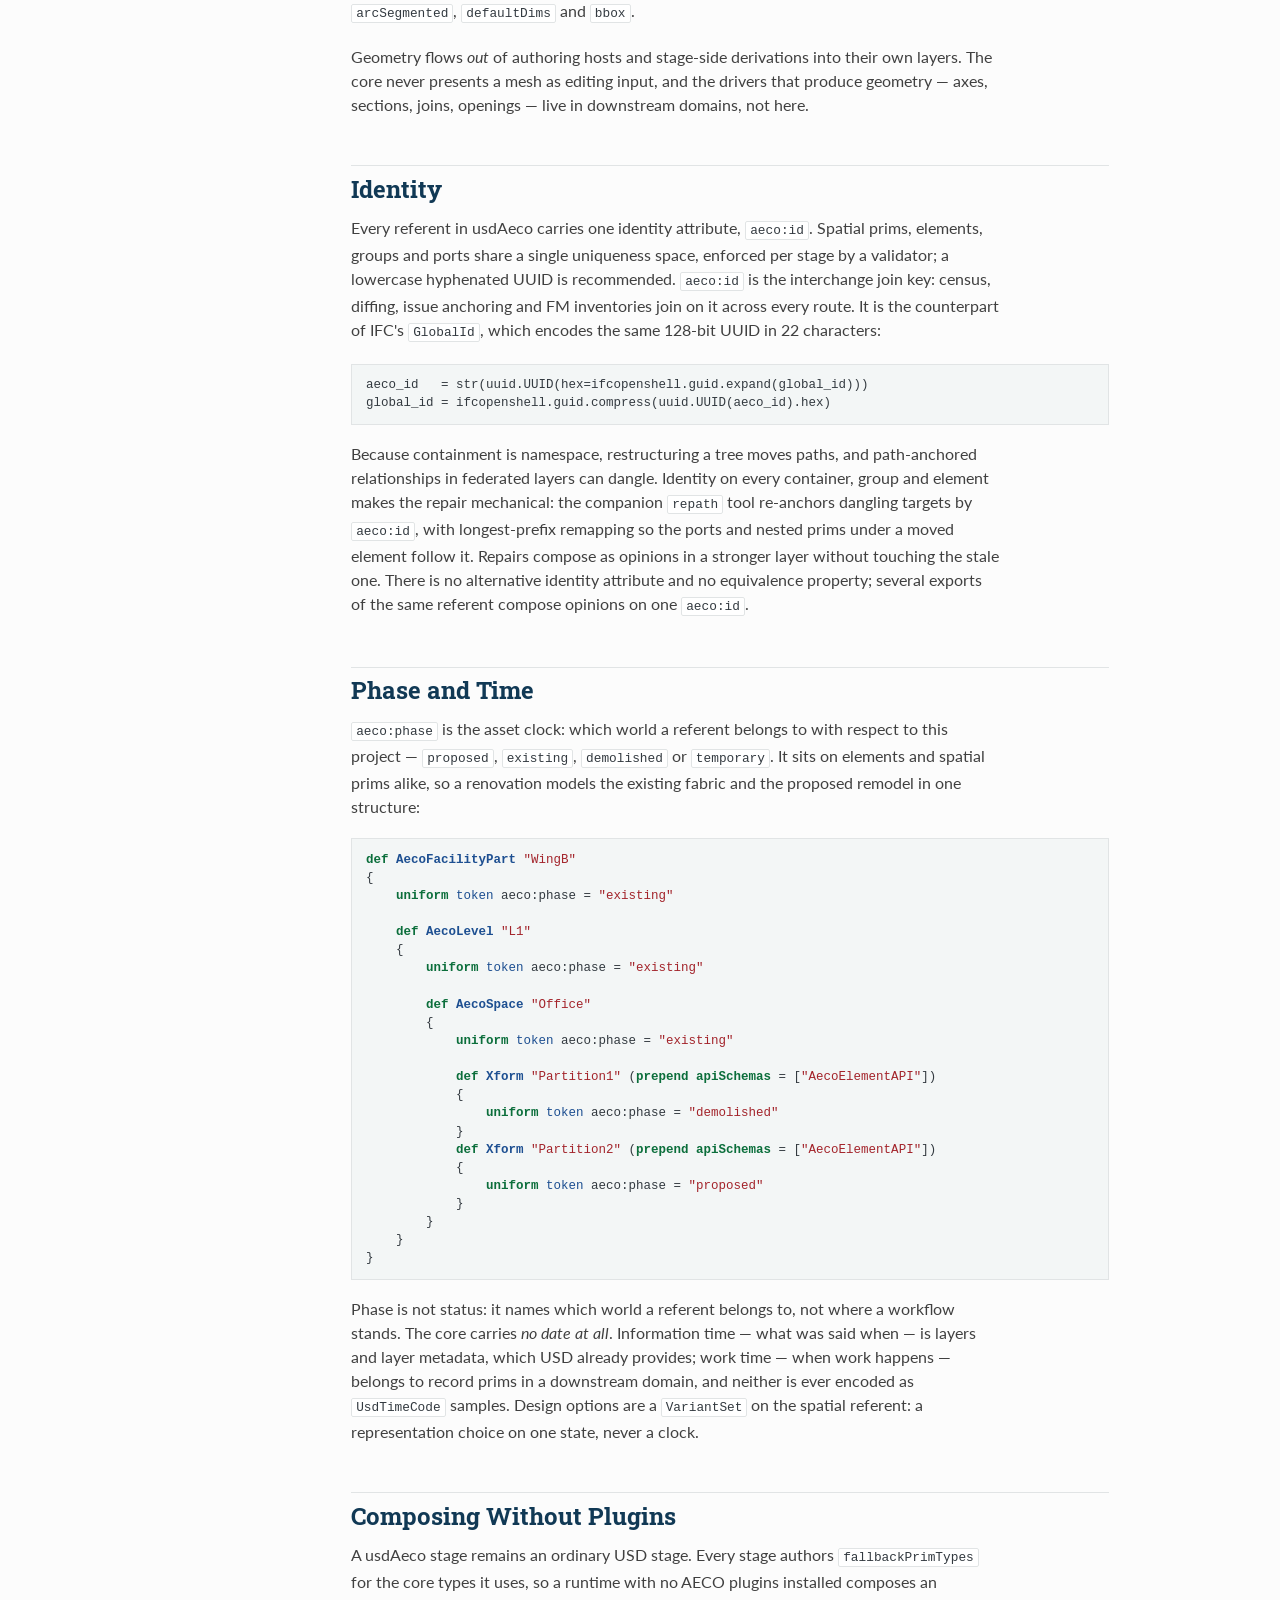
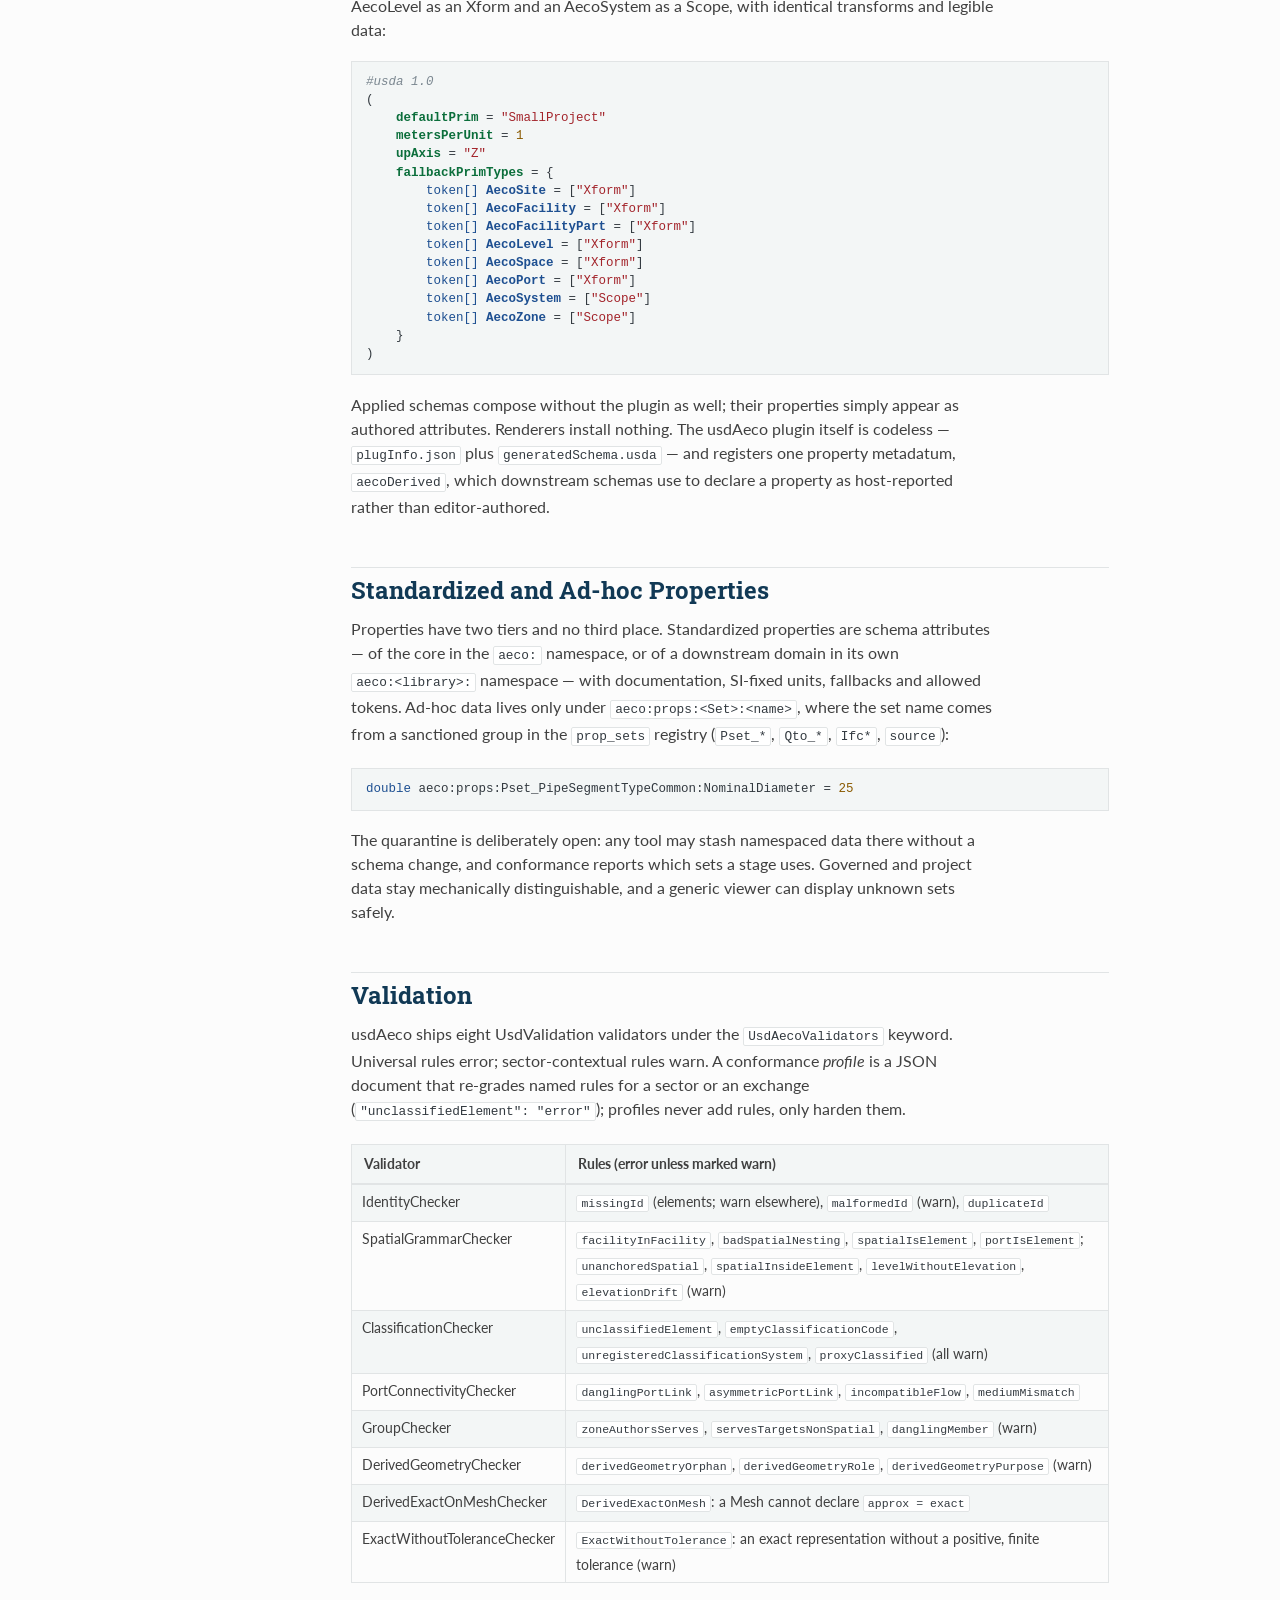
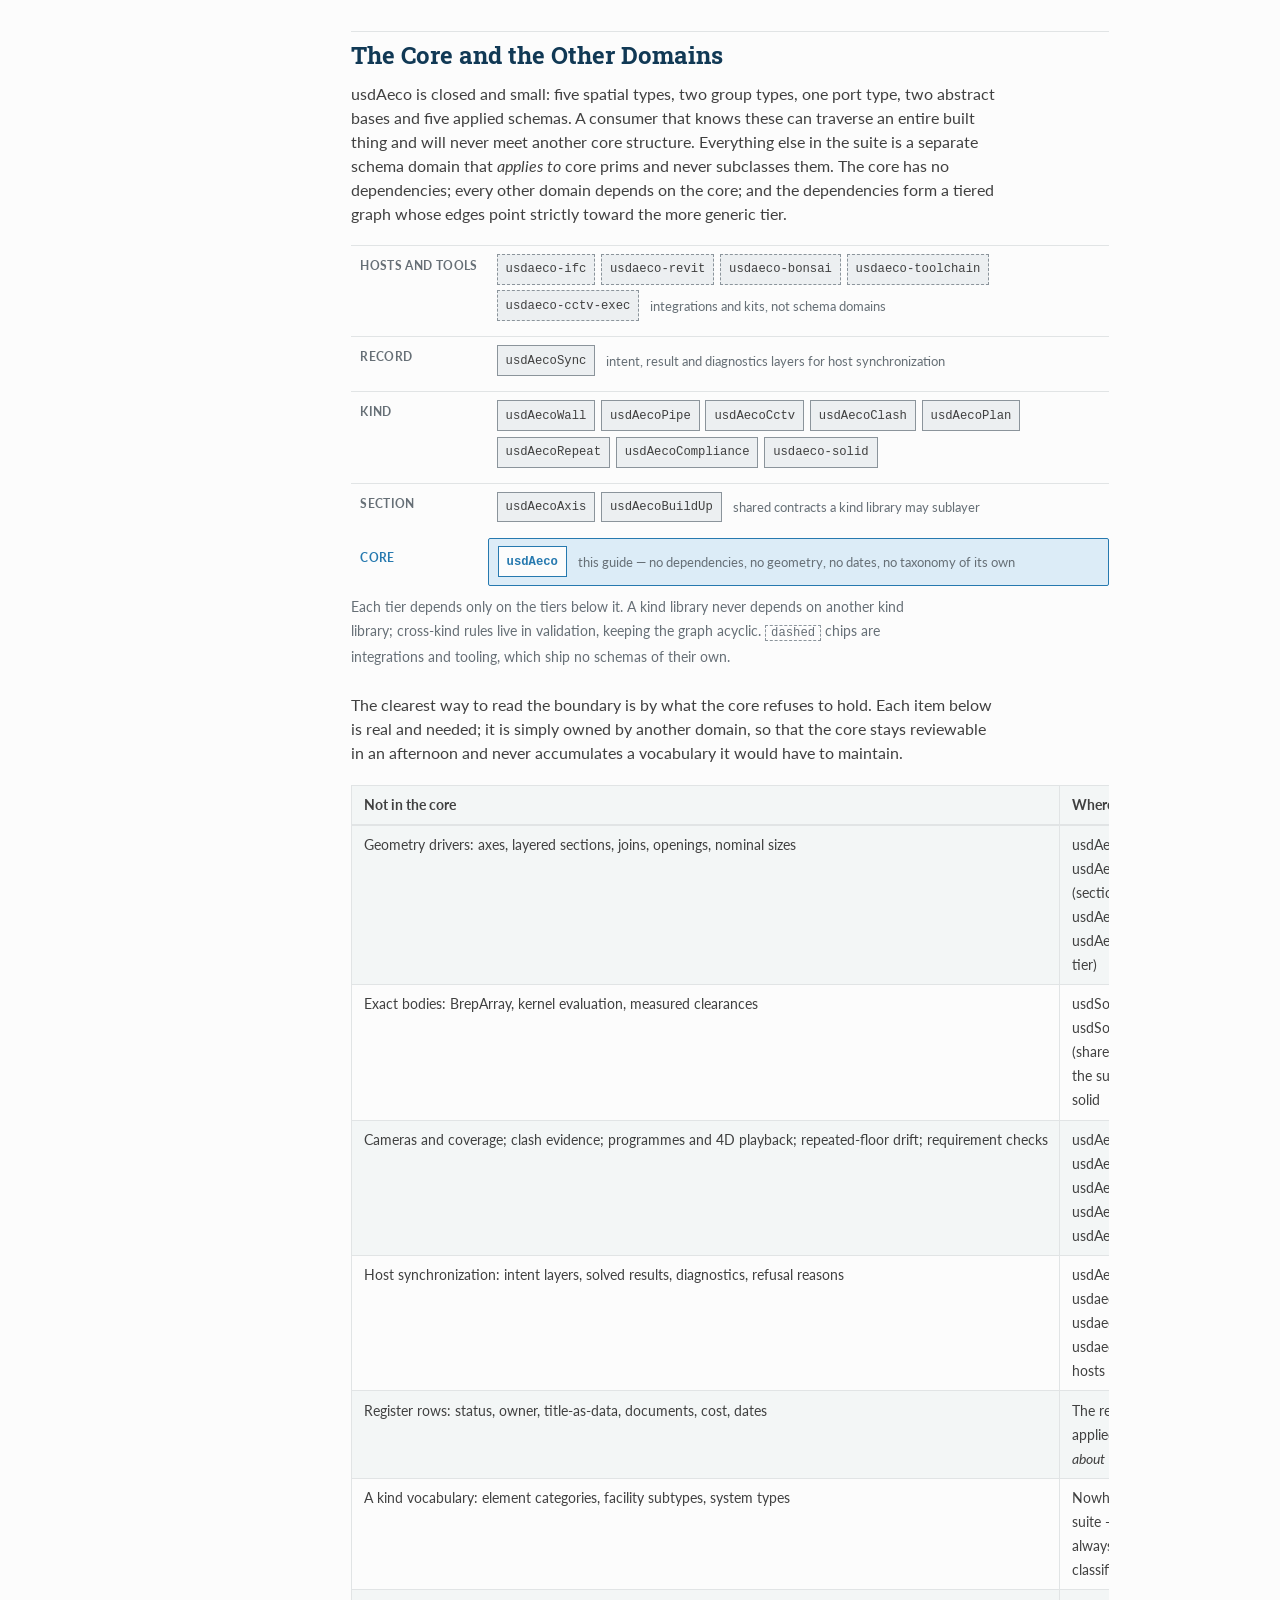
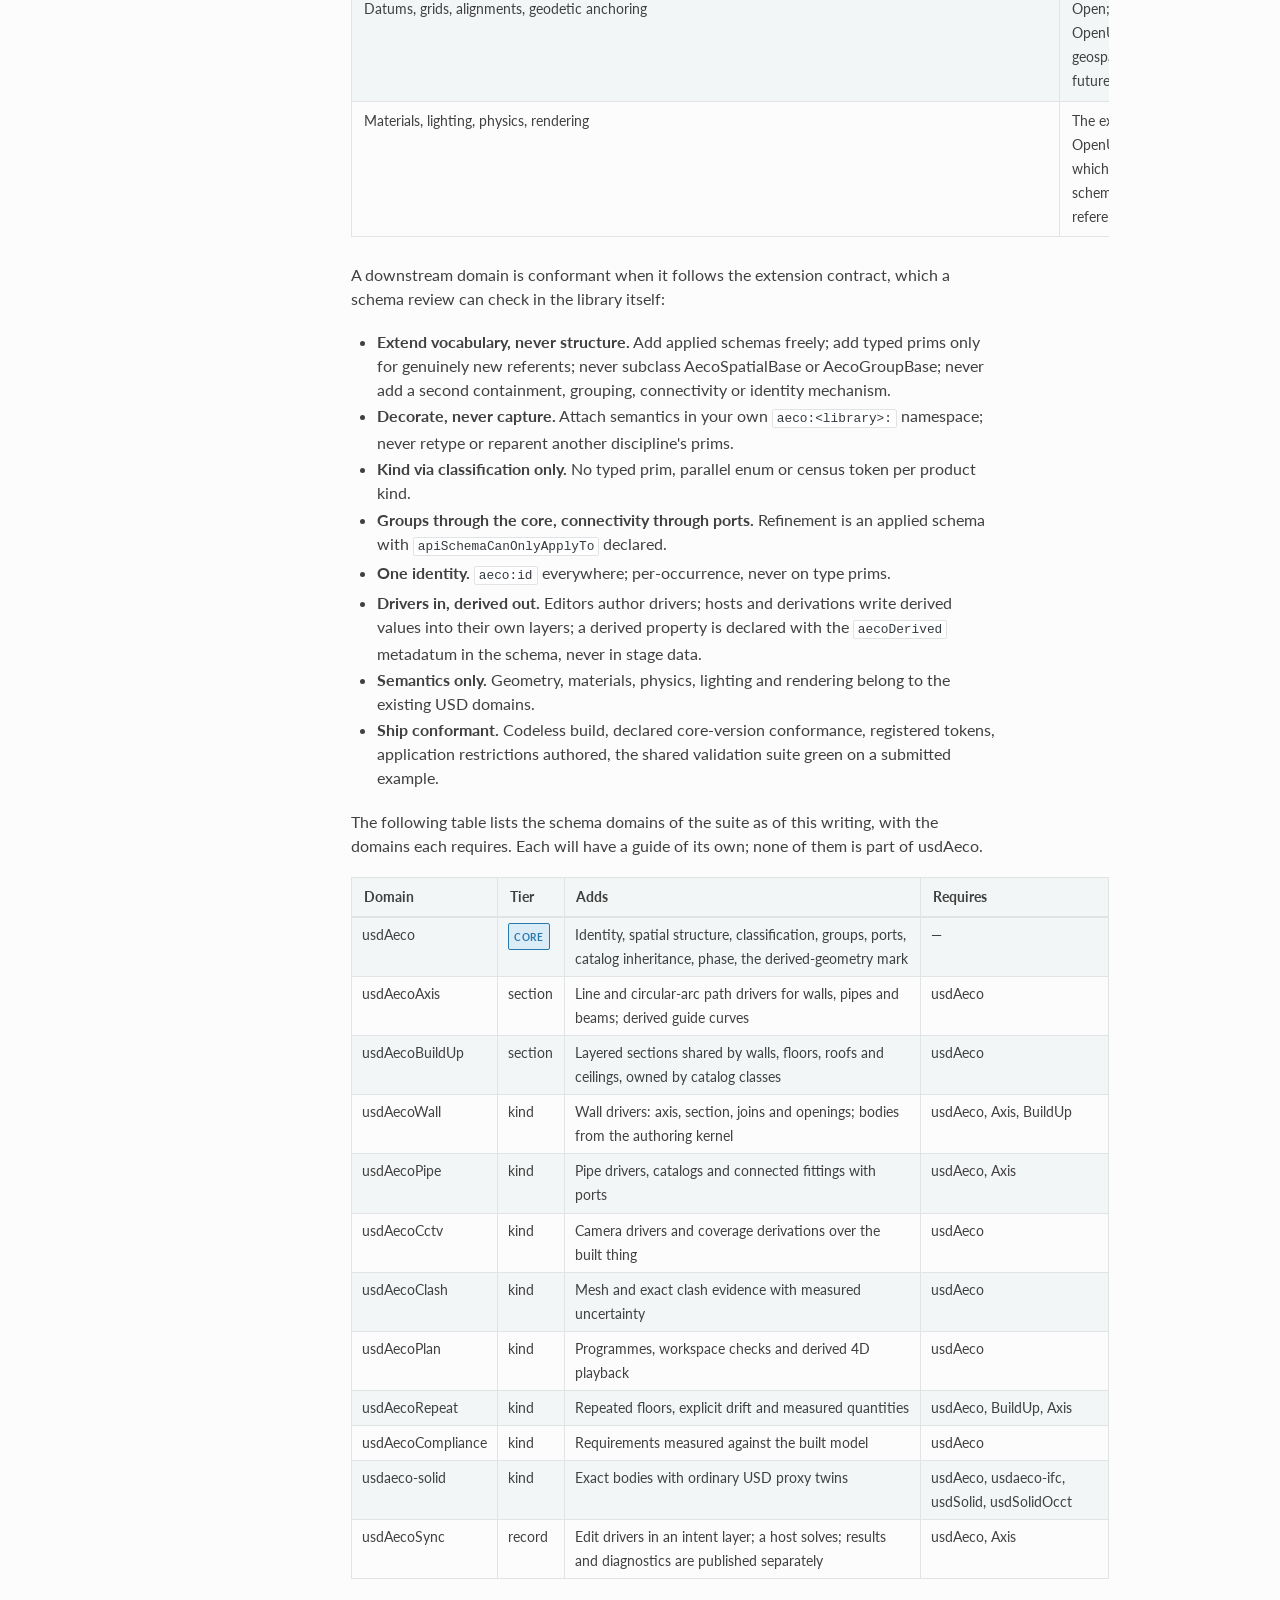
<file: docs/schemas/usdAeco/overview.html>
<!DOCTYPE html>
<html lang="en">
<head>
<meta charset="utf-8">
<meta name="viewport" content="width=device-width, initial-scale=1">
<title>Overview — Built Environment (usdAeco) — usdAECO schema domains</title>
<link rel="preconnect" href="https://fonts.googleapis.com">
<link rel="stylesheet" href="https://fonts.googleapis.com/css2?family=Lato:ital,wght@0,400;0,700;1,400&family=Roboto+Slab:wght@400;700&display=swap">
<link rel="stylesheet" href="../../_static/aeco.css">
</head>
<body>
<button class="nav-toggle" type="button" aria-label="Toggle navigation" onclick="document.querySelector('.nav-side').classList.toggle('open')">☰ Menu</button>
<nav class="nav-side" aria-label="Navigation menu">
  <div class="nav-head">
    <a href="../../index.html">usdAECO<span class="sub">schema domains for the built environment</span></a>
  </div>
  <div class="nav-menu">
    <p class="caption">Schema Domains</p>
    <ul>
      <li><a href="../../stage/index.html">Working with the integrated stage</a></li>
      <li class="current"><a href="overview.html">Built Environment (usdAeco)</a>
        <ul>
          <li><a href="#overview">Overview</a></li>
          <li><a href="#schemas-and-concepts">Schemas and Concepts</a></li>
          <li><a href="#identity">Identity</a></li>
          <li><a href="#phase">Phase and Time</a></li>
          <li><a href="#vanilla">Composing Without Plugins</a></li>
          <li><a href="#properties">Properties</a></li>
          <li><a href="#validation">Validation</a></li>
          <li><a href="#core-and-others">The Core and the Other Domains</a></li>
          <li><a href="#classes">Schema Classes</a></li>
          <li><a href="#examples">Examples</a></li>
        </ul>
      </li>
      <li class="pending"><a href="https://github.com/criad-com/usdaeco-axis">Path Drivers (usdAecoAxis)<span class="tag">guide to follow</span></a></li>
      <li class="pending"><a href="https://github.com/criad-com/usdaeco-buildup">Layered Sections (usdAecoBuildUp)<span class="tag">guide to follow</span></a></li>
      <li class="pending"><a href="https://github.com/criad-com/usdaeco-wall">Walls (usdAecoWall)<span class="tag">guide to follow</span></a></li>
      <li class="pending"><a href="https://github.com/criad-com/usdaeco-pipe">Pipes (usdAecoPipe)<span class="tag">guide to follow</span></a></li>
      <li class="pending"><a href="https://github.com/criad-com/usdaeco-sync">Host Sync (usdAecoSync)<span class="tag">guide to follow</span></a></li>
      <li class="pending"><a href="https://github.com/criad-com/usdaeco-cctv">Cameras (usdAecoCctv)<span class="tag">guide to follow</span></a></li>
      <li class="pending"><a href="https://github.com/criad-com/usdaeco-clash">Clash (usdAecoClash)<span class="tag">guide to follow</span></a></li>
      <li class="pending"><a href="https://github.com/criad-com/usdaeco-plan">Programmes (usdAecoPlan)<span class="tag">guide to follow</span></a></li>
      <li class="pending"><a href="https://github.com/criad-com/usdaeco-repeat">Repeated Floors (usdAecoRepeat)<span class="tag">guide to follow</span></a></li>
      <li class="pending"><a href="https://github.com/criad-com/usdaeco-compliance">Compliance (usdAecoCompliance)<span class="tag">guide to follow</span></a></li>
      <li class="pending"><a href="https://github.com/criad-com/usdaeco-solid">Exact Bodies (usdaeco-solid)<span class="tag">guide to follow</span></a></li>
    </ul>
    <p class="caption">Reference</p>
    <ul>
      <li><a href="https://github.com/criad-com/usdaeco-core">usdaeco-core on GitHub</a></li>
      <li><a href="https://github.com/criad-com/usdaeco-toolchain">Build and check kit</a></li>
      <li><a href="https://github.com/criad-com/usdaeco-scenarios">Suite manifest</a></li>
    </ul>
  </div>
</nav>

<div class="content-wrap">
<main class="content">
<ul class="breadcrumbs">
  <li><a href="../../index.html">Schema Domains</a></li>
  <li><a href="overview.html">Built Environment (usdAeco)</a></li>
  <li class="current">Overview</li>
</ul>
<hr class="top">

<h1 id="overview">Overview<a class="headerlink" href="#overview" title="Link to this heading">¶</a></h1>

<p class="lead">The usdAeco schema domain contains schemas for describing the built environment:
the sites, facilities, levels and spaces of a built thing, the elements inside them, and the
identity, classification, grouping and connectivity those elements share. usdAeco is designed
to carry the semantics every dataset about a built thing needs, in a small, codeless form that
composes on any OpenUSD runtime.</p>

<p>usdAeco is the <em>core</em> of a suite of AECO schema domains. This guide covers the core
only. Everything a downstream domain adds &mdash; path drivers, layered sections, walls, pipes,
cameras, programmes, host synchronization &mdash; is deliberately kept out of the core and is
described in its own guide. See <a href="#core-and-others">The Core and the Other Domains</a>
for how the two relate and what the core does not contain.</p>

<figure>
  <img src="usdAecoExample.png" alt="The small building example rendered with guide, proxy and render purposes enabled" width="1280" height="800">
  <figcaption>The small building example: 16 elements on two levels, catalog inheritance and a connected cold-water run.
  Every gprim is ordinary UsdGeom marked as derived; the blue curve is a wall axis rendered as guide geometry.</figcaption>
</figure>

<h2 id="schemas-and-concepts">usdAeco Schemas and Concepts<a class="headerlink" href="#schemas-and-concepts" title="Link to this heading">¶</a></h2>

<p>usdAeco includes several schemas that provide the following features:</p>
<ul>
  <li>Mark a stage as an AECO project</li>
  <li>Represent the spatial structure (e.g. AecoLevel, AecoSpace)</li>
  <li>Endow element capabilities</li>
  <li>Classify prims against external dictionaries</li>
  <li>Represent catalog types and their occurrences</li>
  <li>Represent groups: systems and zones</li>
  <li>Represent connectivity with ports</li>
  <li>Mark derived geometry</li>
</ul>
<p>Each of these is described in the following sections.</p>

<h3 id="project">Marking a Project<a class="headerlink" href="#project" title="Link to this heading">¶</a></h3>

<p>The <a href="#AecoProjectAPI">AecoProjectAPI</a> schema is applied to the root model prim of a
stage and marks it as an AECO project, carrying the project name and a stable project identifier.
Units and up axis remain UsdGeom stage metrics (<code>metersPerUnit</code>, <code>upAxis</code>).
The schema deliberately carries nothing else: conventions that only matter to a downstream
domain, such as a calendar epoch for 4D views, are declared by that domain's own root schema.</p>

<pre><code class="usda">def Xform "SmallProject" (
    prepend apiSchemas = ["AecoProjectAPI"]
    kind = "assembly"
)
{
    string aeco:project:id = "22de894f-1a16-5d9b-82f4-988837ce6db1"
    string aeco:project:name = "Schema Demo House"
}</code></pre>

<h3 id="spatial">Representing the Spatial Structure<a class="headerlink" href="#spatial" title="Link to this heading">¶</a></h3>

<p>usdAeco provides five typed schemas that represent the spatial structure of a built thing:
<a href="#AecoSite">AecoSite</a>, <a href="#AecoFacility">AecoFacility</a>,
<a href="#AecoFacilityPart">AecoFacilityPart</a>, <a href="#AecoLevel">AecoLevel</a> and
<a href="#AecoSpace">AecoSpace</a>. All five derive from
<a href="#AecoSpatialBase">AecoSpatialBase</a>, which in turn derives from Xformable, so that
every spatial container can be transformed like any Xformable prim and carries a stable
identity (<code>aeco:id</code>) and a lifecycle phase (<code>aeco:phase</code>).</p>

<p>Containment is the USD namespace: a prim's container is its nearest spatial ancestor.
Organizational Scopes and Xforms may sit in between and are invisible to the containment rules.
Which spatial prims may contain which is a four-rule grammar, with recursion at every type:</p>

<pre><code>site     ⊃ { site, facility, space }
facility ⊃ { part, space }
part     ⊃ { part, space }          (a level is a part)
space    ⊃ { space }</code></pre>

<figure class="fig-svg">
<svg viewBox="0 0 740 262" width="740" height="262" role="img" aria-labelledby="grammar-title">
  <title id="grammar-title">The containment grammar of the five spatial types</title>
  <defs>
    <marker id="arr" viewBox="0 0 10 10" refX="9" refY="5" markerWidth="7" markerHeight="7" orient="auto-start-reverse"><path d="M0,0 L10,5 L0,10 z" class="arrow"/></marker>
    <marker id="arr-err" viewBox="0 0 10 10" refX="9" refY="5" markerWidth="7" markerHeight="7" orient="auto-start-reverse"><path d="M0,0 L10,5 L0,10 z" class="arrow err"/></marker>
  </defs>
  <!-- self loops (nesting) -->
  <path class="edge" d="M 70 110 C 55 66, 115 66, 100 112" marker-end="url(#arr)"/>
  <path class="edge err" d="M 240 110 C 225 66, 285 66, 270 112" marker-end="url(#arr-err)"/>
  <path class="edge" d="M 425 100 C 410 56, 470 56, 455 102" marker-end="url(#arr)"/>
  <path class="edge" d="M 630 110 C 615 66, 675 66, 660 112" marker-end="url(#arr)"/>
  <text class="label s" x="85" y="60" text-anchor="middle">nests</text>
  <text class="label s err-text" x="255" y="60" text-anchor="middle">error: use AecoFacilityPart</text>
  <text class="label s" x="440" y="50" text-anchor="middle">nests (wing ⊃ storey ⊃ mezzanine)</text>
  <text class="label s" x="645" y="60" text-anchor="middle">nests</text>
  <!-- chain -->
  <line class="edge" x1="150" y1="132" x2="186" y2="132" marker-end="url(#arr)"/>
  <line class="edge" x1="320" y1="132" x2="356" y2="132" marker-end="url(#arr)"/>
  <line class="edge" x1="520" y1="132" x2="576" y2="132" marker-end="url(#arr)"/>
  <!-- long arcs to space -->
  <path class="edge" d="M 85 154 C 85 240, 665 240, 665 158" marker-end="url(#arr)"/>
  <path class="edge" d="M 255 154 C 255 208, 622 208, 622 158" marker-end="url(#arr)"/>
  <!-- nodes -->
  <rect class="box" x="20" y="110" width="130" height="44" rx="3"/>
  <text class="label b" x="85" y="137" text-anchor="middle">AecoSite</text>
  <rect class="box" x="190" y="110" width="130" height="44" rx="3"/>
  <text class="label b" x="255" y="137" text-anchor="middle">AecoFacility</text>
  <rect class="box" x="360" y="100" width="160" height="64" rx="3"/>
  <text class="label b" x="440" y="124" text-anchor="middle">AecoFacilityPart</text>
  <text class="label s" x="440" y="148" text-anchor="middle">AecoLevel : AecoFacilityPart</text>
  <rect class="box" x="580" y="110" width="130" height="44" rx="3"/>
  <text class="label b" x="645" y="137" text-anchor="middle">AecoSpace</text>
  <text class="label s" x="20" y="256">An arrow means "may contain". Every type nests except AecoFacility.</text>
</svg>
<figcaption>The containment grammar. It is enforced by a validator at error tier; unanchored parts and spaces only warn.</figcaption>
</figure>

<p>Note that a facility may not contain another facility: a podium with two towers is one
AecoFacility whose major divisions are AecoFacilityParts, and separately operated assets are
sibling facilities related by systems and references. AecoLevel derives from AecoFacilityPart,
so a level may contain a level (a mezzanine), and it carries the one property every vertical
facility shares, its datum elevation. The following example is the top of a campus with a podium
development, taken from the hard-cases example stage.</p>

<pre><code class="usda">def AecoSite "Campus"
{
    def AecoSite "ParcelNorth"
    {
        def AecoFacility "Development" (
            prepend apiSchemas = ["AecoClassificationAPI:ifc"]
        )
        {
            string aeco:class:ifc:code = "IfcBuilding"

            def AecoFacilityPart "Podium"
            {
                def AecoLevel "L0"
                {
                    double aeco:elevation = 0

                    def AecoSpace "Lobby" { }

                    def AecoLevel "Mezzanine"
                    {
                        double aeco:elevation = 2.1
                    }
                }
            }
            def AecoFacilityPart "TowerA" { }
            def AecoSpace "Atrium" { }
        }
        def AecoSpace "Plaza" { }
    }
}</code></pre>

<p>The kind of a spatial prim &mdash; building or road, wing or road section, room or plaza
&mdash; is never a subtype. It is classification, exactly as for elements (see
<a href="#classification">Classifying Prims</a>). There is no AecoBuilding: a building is an
AecoFacility classified as one, and a road is an AecoFacility classified as <code>IfcRoad</code>
whose sections are AecoFacilityParts. Type is structure; kind is data.</p>

<div class="tablewrap"><table class="docutils compact">
<thead><tr><th>Schema</th><th>Represents</th><th>Fallback type</th></tr></thead>
<tbody>
<tr><td><a href="#AecoSite">AecoSite</a></td><td>An area of land or water under development; sites nest (campus ⊃ parcels)</td><td>Xform</td></tr>
<tr><td><a href="#AecoFacility">AecoFacility</a></td><td>One built asset operated as a whole: a building, bridge, road, tunnel, plant</td><td>Xform</td></tr>
<tr><td><a href="#AecoFacilityPart">AecoFacilityPart</a></td><td>A structural subdivision of a facility: wing, tower, podium, road section; concrete and recursive</td><td>Xform</td></tr>
<tr><td><a href="#AecoLevel">AecoLevel</a></td><td>The one universal part: a horizontal stratum at a datum elevation</td><td>Xform</td></tr>
<tr><td><a href="#AecoSpace">AecoSpace</a></td><td>A bounded usable region, interior or exterior: room, hall, yard, atrium, plaza; spaces nest</td><td>Xform</td></tr>
</tbody></table></div>

<h3 id="elements">Endowing Element Capabilities<a class="headerlink" href="#elements" title="Link to this heading">¶</a></h3>

<p>The <a href="#AecoElementAPI">AecoElementAPI</a> schema imparts "element capabilities" to the
prim it is applied to, so the prim can be treated as being a built element. The schema can be
applied to any Imageable prim &mdash; an Xform, a Mesh, a referenced asset &mdash; and gives it a
stable identity (<code>aeco:id</code>), a lifecycle phase (<code>aeco:phase</code>) and optional
secondary spatial anchors (<code>aeco:referencedContainers</code>). usdAeco provides no typed
element hierarchy: what an element <em>is</em> comes from classification.</p>

<pre><code class="usda">def Xform "WallPartition" (
    prepend apiSchemas = ["AecoElementAPI", "AecoClassificationAPI:ifc"]
)
{
    string aeco:id = "59c47682-097a-5121-b9ae-ec35085e206f"
    uniform token aeco:phase = "proposed"
    string aeco:class:ifc:code = "IfcWall.PARTITIONING"
    string aeco:class:ifc:name = "Wall (partitioning)"
}</code></pre>

<p>An element is where the containment grammar stops. Below an element, namespace is assembly
structure, not spatial containment: a door nested inside a curtain-wall element is legal and
ordinary, and containment queries see <em>through</em> element subtrees to the nearest spatial
ancestor. An element that spans containers beyond its own &mdash; a riser serving upper levels,
a skybridge reaching the other tower, a culvert serving the adjacent road section &mdash; lists
them in <code>aeco:referencedContainers</code>, authored on the element by the discipline that
owns it.</p>

<pre><code class="usda">def Xform "SkyBridge" (
    prepend apiSchemas = ["AecoElementAPI", "AecoClassificationAPI:ifc"]
)
{
    string aeco:id = "07ef25f4-da8b-50bd-b1a5-49677c74d3df"
    string aeco:class:ifc:code = "IfcElementAssembly.USERDEFINED"
    prepend rel aeco:referencedContainers = &lt;/Metro/Campus/ParcelNorth/Development/Parts/TowerB/B_L1&gt;
}</code></pre>

<p>A spatial prim or a port that itself wears AecoElementAPI is a validator error: containers,
ports and elements are referents of different kinds.</p>

<h3 id="classification">Classifying Prims<a class="headerlink" href="#classification" title="Link to this heading">¶</a></h3>

<p>The <a href="#AecoClassificationAPI">AecoClassificationAPI</a> schema is a multiple-apply
schema that binds a prim to one entry of one external classification system. Each instance is
named for its system and contributes a <code>code</code>, a <code>name</code> and a resolvable
<code>uri</code> under the <code>aeco:class:&lt;system&gt;:</code> namespace. Several instances
per prim are normal and expected.</p>

<pre><code class="usda">class "ExternalCavityWall" (
    prepend apiSchemas = ["AecoTypeAPI", "AecoClassificationAPI:uniclass", "AecoClassificationAPI:ifc"]
)
{
    string aeco:class:ifc:code = "IfcWall.SOLIDWALL"
    string aeco:class:ifc:name = "Wall (solid)"
    string aeco:class:ifc:uri = "https://identifier.buildingsmart.org/uri/buildingsmart/ifc/4.3/class/IfcWall"
    string aeco:class:uniclass:code = "Ss_25_10_20"
    string aeco:class:uniclass:name = "Wall systems"
    string aeco:class:uniclass:uri = "https://uniclass.thenbs.com/taxon/ss_25_10_20"
}</code></pre>

<p>Classification is the <em>only</em> kind mechanism in the core. It applies to elements,
spatial prims, groups and catalog types alike: the kind of a facility (<code>IfcRoad</code>),
of a system (<code>IfcDistributionSystem.CHILLEDWATER</code>) and of a wall
(<code>IfcWall.PARTITIONING</code>, <code>Ss_25_10_20</code>) all ride the same mechanism.
usdAeco carries no census token or taxonomy of its own, so "all walls" is one query in whichever
dictionary the data uses, and nothing in the core needs re-mapping when a dictionary revises.
The IFC entity is the recommended default system because every authoring tool can emit it; the
code form is the entity name, then the PredefinedType after a dot when one is set.</p>

<p>Instance names are governed tokens from the <code>classification_systems</code> registry
(<code>ifc</code>, <code>uniclass</code>, <code>omniclass</code>, <code>uniformat</code>,
<code>masterformat</code>, <code>etim</code>, <code>bsdd</code>), so two tools name the same
dictionary the same way. Validators warn on an unknown system, on an empty code, and on
elements with no classification at all or classified only as a proxy &mdash; the measurable
version of proxy abuse.</p>

<h3 id="types">Representing Types and Occurrences<a class="headerlink" href="#types" title="Link to this heading">¶</a></h3>

<p>The <a href="#AecoTypeAPI">AecoTypeAPI</a> schema marks a class prim as a catalog type &mdash;
a product or type definition &mdash; and carries product identity: manufacturer, model and
catalog URI. Occurrences compose the type through an <code>inherits</code> arc, so
type/occurrence <em>is</em> USD composition: edits to the type broadcast to every occurrence,
and an occurrence's own opinions override the type's by composition strength. No relationship
needs chasing; <code>attr.Get()</code> on the occurrence is already right.</p>

<pre><code class="usda">class "_TypeCatalog"
{
    class "ExternalCavityWall" (
        prepend apiSchemas = ["AecoTypeAPI", "AecoClassificationAPI:ifc"]
    )
    {
        string aeco:class:ifc:code = "IfcWall.SOLIDWALL"
        string aeco:type:manufacturer = "Example Masonry Ltd"
        string aeco:type:model = "Cavity wall 300 (102.5 / 100 / 100)"
    }
}

def Xform "WallNorth" (
    prepend apiSchemas = ["AecoElementAPI"]
    prepend inherits = &lt;/_TypeCatalog/ExternalCavityWall&gt;
)
{
    # Resolves aeco:class:ifc:code and aeco:type:model from the type.
    string aeco:id = "e1337f59-b0e2-5dd0-8474-c578c5b0afbd"
}</code></pre>

<p>Applied schemas compose through inherits too, so the occurrence resolves the type's
manufacturer as its own (correct: the manufacturer of the type is the manufacturer of every
occurrence). Enumerate the <em>catalog</em> over class prims (<code>Usd.PrimIsAbstract</code>),
not over <code>HasAPI</code> alone. Identity stays on the occurrence: a type prim never carries
an <code>aeco:id</code>.</p>

<h3 id="groups">Representing Groups: Systems and Zones<a class="headerlink" href="#groups" title="Link to this heading">¶</a></h3>

<p>usdAeco provides two typed schemas that overlay groups on the spatial structure.
<a href="#AecoSystem">AecoSystem</a> represents a functional service network &mdash; a piping
run, an air loop, a circuit, a structural frame &mdash; the logical view of a service, distinct
from its spatially placed members. <a href="#AecoZone">AecoZone</a> represents a purpose
grouping &mdash; a fire compartment, an HVAC zone, a security zone, a department. Both derive
from <a href="#AecoGroupBase">AecoGroupBase</a>, which carries an identity and a built-in
<code>members</code> collection (<code>CollectionAPI:members</code>, expansion rule
<code>explicitOnly</code> by fallback). A group is its members plus an identity: membership
never changes where a thing is, and anything may belong to any number of groups.</p>

<pre><code class="usda">def AecoSystem "DomesticColdWater" (
    prepend apiSchemas = ["AecoClassificationAPI:ifc"]
    displayName = "Domestic Cold Water"
)
{
    string aeco:id = "e9f6b301-f133-5f40-82b8-95a349687722"
    string aeco:class:ifc:code = "IfcDistributionSystem.DOMESTICCOLDWATER"
    prepend rel aeco:serves = &lt;/SmallProject/Site/Building&gt;
    prepend rel collection:members:includes = [
        &lt;/SmallProject/Site/Building/Level1/CWEntry&gt;,
        &lt;/SmallProject/Site/Building/Level1/CWRiser&gt;,
        &lt;/SmallProject/Site/Building/Level2/Bathroom/CWBranch&gt;,
        &lt;/SmallProject/Site/Building/Level2/Bathroom/Basin&gt;,
    ]
}

def AecoZone "FireCompartmentFC1" (
    prepend apiSchemas = ["AecoClassificationAPI:ifc"]
    displayName = "Fire compartment FC1"
)
{
    string aeco:id = "1ec53345-e096-599c-8bf1-194eb5e39d97"
    string aeco:class:ifc:code = "IfcSpatialZone.FIRESAFETY"
    prepend rel collection:members:includes = [
        &lt;/Metro/Campus/ParcelNorth/Development/Parts/Podium/L0/Lobby&gt;,
        &lt;/Metro/Campus/ParcelNorth/Development/Parts/TowerA/A_L2/Bathroom&gt;,
    ]
}</code></pre>

<p>AecoSystem adds <code>aeco:serves</code>, the spatial prims or zones a service reaches. This
is coarser than member connectivity and valid before any pipe is drawn: a cold water system
serves a building at concept stage. The kind of a group is classification, and its human label
is the prim's <code>displayName</code> metadata. A group carries no status, owner or
title-as-data; those are statements <em>about</em> a group and belong to a downstream domain.
Zones may overlap freely and never nest spatially; when a zone needs a volumetric extent, that
extent is an AecoSpace at its natural place in the tree, grouped by the zone.</p>

<p>A plain selection set needs no AECO type at all: a <code>CollectionAPI</code> instance on any
prim is USD's own grouping. Downstream domains refine systems and zones with applied schemas
that declare <code>apiSchemaCanOnlyApplyTo = ["AecoSystem"]</code> or
<code>["AecoZone"]</code>; nothing subclasses them.</p>

<h3 id="ports">Representing Connectivity with Ports<a class="headerlink" href="#ports" title="Link to this heading">¶</a></h3>

<p>The <a href="#AecoPort">AecoPort</a> schema represents a typed connection point on an element.
A port is authored as a child prim, so it has a transform (the physical connection location) and
can be targeted by relationships. Ports carry a medium (<code>pipe</code>, <code>duct</code>,
<code>cable</code>, <code>cableCarrier</code>, <code>wireless</code>, <code>other</code>), a
flow direction (<code>source</code>, <code>sink</code>, <code>bidirectional</code>) and the
symmetric <code>aeco:connectedPorts</code> relationship, authored on both ends.</p>

<pre><code class="usda">def Xform "CWEntry" (
    prepend apiSchemas = ["AecoElementAPI", "AecoClassificationAPI:ifc"]
)
{
    string aeco:id = "ab096698-1b91-5c84-810c-5150bea6d9ce"
    string aeco:class:ifc:code = "IfcPipeSegment.RIGIDSEGMENT"

    def AecoPort "Out"
    {
        string aeco:id = "d3356492-f76a-5470-9e37-b81f9d7bf4cc"
        uniform token aeco:medium = "pipe"
        uniform token aeco:flowDirection = "source"
        prepend rel aeco:connectedPorts = &lt;/SmallProject/Site/Building/Level1/CWRiser/In&gt;
        double3 xformOp:translate = (-3.5, 1.4, 0.5)
        uniform token[] xformOpOrder = ["xformOp:translate"]
    }
}</code></pre>

<p>Ports have <code>purpose = guide</code> by fallback, so vanilla viewers hide them unless
guides are shown; this is safe because ports carry no renderable children.
<code>undefined</code> is a wildcard for both medium and flow direction: the validators refuse
only <em>stated</em> incompatibilities &mdash; a pipe port connected to a cable port, a source
connected to a source &mdash; and flag asymmetric or dangling links. The core defines no
connection entities and no shading-style attribute connections: dataflow is not physical
topology.</p>

<h3 id="derived">Marking Derived Geometry<a class="headerlink" href="#derived" title="Link to this heading">¶</a></h3>

<p>usdAeco adds no geometry schema. Geometry is ordinary UsdGeom &mdash; a Cube, a Cylinder, a
Mesh, a BasisCurves &mdash; authored as a child of the referent it stands for, and the
<a href="#AecoDerivedGeometryAPI">AecoDerivedGeometryAPI</a> schema marks it as <em>derived</em>:
which referent it pictures (<code>aeco:derived:source</code> repeats the referent's
<code>aeco:id</code>), what it is a picture of (<code>aeco:derived:role</code>), how faithful it
is (<code>aeco:derived:approx</code>), which tool produced it (<code>aeco:derived:stamp</code>),
which other representation it was derived from (<code>aeco:derived:from</code>) and the
tolerance the derivation honoured (<code>aeco:derived:tolerance</code>, in metres).</p>

<figure class="fig-svg">
<svg viewBox="0 0 740 232" width="740" height="232" role="img" aria-labelledby="derived-title">
  <title id="derived-title">An element and its derived representations</title>
  <defs>
    <marker id="arr2" viewBox="0 0 10 10" refX="9" refY="5" markerWidth="7" markerHeight="7" orient="auto-start-reverse"><path d="M0,0 L10,5 L0,10 z" class="arrow"/></marker>
    <marker id="arr2-soft" viewBox="0 0 10 10" refX="9" refY="5" markerWidth="7" markerHeight="7" orient="auto-start-reverse"><path d="M0,0 L10,5 L0,10 z" class="arrow soft"/></marker>
  </defs>
  <line class="edge" x1="115" y1="140" x2="290" y2="82" marker-end="url(#arr2)"/>
  <line class="edge" x1="370" y1="140" x2="370" y2="82" marker-end="url(#arr2)"/>
  <line class="edge" x1="625" y1="140" x2="450" y2="82" marker-end="url(#arr2)"/>
  <rect class="box core" x="200" y="16" width="340" height="64" rx="3"/>
  <text class="label b" x="370" y="40" text-anchor="middle">Xform "WallNorth"  +  AecoElementAPI</text>
  <text class="mono" x="370" y="62" text-anchor="middle">aeco:id = "e1337f59-b0e2-5dd0-8474-c578c5b0afbd"</text>
  <rect class="box child" x="10" y="140" width="210" height="76" rx="3"/>
  <text class="label b" x="115" y="162" text-anchor="middle">BasisCurves "Axis"</text>
  <text class="mono" x="115" y="182" text-anchor="middle">role = axis · purpose = guide</text>
  <text class="mono" x="115" y="200" text-anchor="middle">approx = exact</text>
  <rect class="box child" x="265" y="140" width="210" height="76" rx="3"/>
  <text class="label b" x="370" y="162" text-anchor="middle">Cube "Body"</text>
  <text class="mono" x="370" y="182" text-anchor="middle">role = body · purpose = render</text>
  <text class="mono" x="370" y="200" text-anchor="middle">approx = exact · tolerance = 1e-6</text>
  <rect class="box child" x="520" y="140" width="210" height="76" rx="3"/>
  <text class="label b" x="625" y="162" text-anchor="middle">Mesh "Proxy"</text>
  <text class="mono" x="625" y="182" text-anchor="middle">role = proxy · purpose = proxy</text>
  <text class="mono" x="625" y="200" text-anchor="middle">approx = tessellated · from = Body</text>
  <line class="edge soft" x1="520" y1="128" x2="478" y2="128" marker-end="url(#arr2-soft)"/>
  <text class="label s" x="499" y="122" text-anchor="middle">from</text>
  <text class="label s" x="10" y="228">Each child is a namespace child of its referent; aeco:derived:source repeats the referent's aeco:id.</text>
</svg>
<figcaption>Plain UsdGeom gprims plus one applied schema is the whole representation pattern. The mark adds no geometry type.</figcaption>
</figure>

<pre><code class="usda">def Xform "WallNorth" (
    prepend apiSchemas = ["AecoElementAPI"]
)
{
    string aeco:id = "e1337f59-b0e2-5dd0-8474-c578c5b0afbd"

    def BasisCurves "Axis" (
        prepend apiSchemas = ["AecoDerivedGeometryAPI"]
    )
    {
        string aeco:derived:source = "e1337f59-b0e2-5dd0-8474-c578c5b0afbd"
        uniform token aeco:derived:role = "axis"
        uniform token aeco:derived:approx = "exact"
        string aeco:derived:stamp = "small building 0.9.2"
        double aeco:derived:tolerance = 0.000001
        uniform token purpose = "guide"
        uniform token type = "linear"
        int[] curveVertexCounts = [2]
        point3f[] points = [(-3.2, 2.1, 0.2), (3.2, 2.1, 0.2)]
    }

    def Cube "Geom" (
        prepend apiSchemas = ["AecoDerivedGeometryAPI"]
    )
    {
        string aeco:derived:source = "e1337f59-b0e2-5dd0-8474-c578c5b0afbd"
        uniform token aeco:derived:role = "body"
        uniform token aeco:derived:approx = "exact"
        string aeco:derived:stamp = "small building 0.9.2"
        double aeco:derived:tolerance = 0.000001
        double size = 1
        double3 xformOp:scale = (6.4, 0.2, 2.7)
        double3 xformOp:translate = (0, 2.1, 1.55)
        uniform token[] xformOpOrder = ["xformOp:translate", "xformOp:scale"]
    }
}</code></pre>

<div class="tablewrap"><table class="docutils compact">
<thead><tr><th>Role</th><th>What the gprim is a picture of</th><th>Required purpose</th></tr></thead>
<tbody>
<tr><td><code>body</code></td><td>The element's body (the fallback)</td><td>render</td></tr>
<tr><td><code>proxy</code></td><td>A lightweight stand-in for the body</td><td>proxy</td></tr>
<tr><td><code>axis</code></td><td>The element's axis or centreline</td><td>guide</td></tr>
<tr><td><code>footprint</code>, <code>symbol</code></td><td>A plan footprint; a schematic symbol</td><td>&mdash;</td></tr>
<tr><td><code>extent</code></td><td>A spatial container's volume &mdash; never an obstacle</td><td>guide</td></tr>
<tr><td><code>sector</code>, <code>coverage</code></td><td>An analytic view sector; analytic clipped coverage</td><td>guide</td></tr>
<tr><td><code>wireframe</code></td><td>Edges extracted from an exact body</td><td>guide</td></tr>
</tbody></table></div>

<p>Two rules make exactness honest. A Mesh is never <code>approx = exact</code>, because a
tessellation cannot be; exact bodies are analytic UsdGeom primitives (Cube, Cylinder, Sphere,
Cone, Capsule) or a BrepArray carried by a kit outside the core, and a Mesh twin links its
exact source through <code>aeco:derived:from</code>. And an exact representation declares a
positive tolerance; a missing one warns. The other approximation tokens are
<code>driverEval</code> (a stage-side evaluation of the element's drivers, before host joins and
clips), <code>tessellated</code>, <code>arcSegmented</code>, <code>defaultDims</code> and
<code>bbox</code>.</p>

<p>Geometry flows <em>out</em> of authoring hosts and stage-side derivations into their own
layers. The core never presents a mesh as editing input, and the drivers that produce geometry
&mdash; axes, sections, joins, openings &mdash; live in downstream domains, not here.</p>

<h2 id="identity">Identity<a class="headerlink" href="#identity" title="Link to this heading">¶</a></h2>

<p>Every referent in usdAeco carries one identity attribute, <code>aeco:id</code>. Spatial prims,
elements, groups and ports share a single uniqueness space, enforced per stage by a validator; a
lowercase hyphenated UUID is recommended. <code>aeco:id</code> is the interchange join key:
census, diffing, issue anchoring and FM inventories join on it across every route. It is the
counterpart of IFC's <code>GlobalId</code>, which encodes the same 128-bit UUID in 22 characters:</p>

<pre><code>aeco_id   = str(uuid.UUID(hex=ifcopenshell.guid.expand(global_id)))
global_id = ifcopenshell.guid.compress(uuid.UUID(aeco_id).hex)</code></pre>

<p>Because containment is namespace, restructuring a tree moves paths, and path-anchored
relationships in federated layers can dangle. Identity on every container, group and element
makes the repair mechanical: the companion <code>repath</code> tool re-anchors dangling targets
by <code>aeco:id</code>, with longest-prefix remapping so the ports and nested prims under a
moved element follow it. Repairs compose as opinions in a stronger layer without touching the
stale one. There is no alternative identity attribute and no equivalence property; several
exports of the same referent compose opinions on one <code>aeco:id</code>.</p>

<h2 id="phase">Phase and Time<a class="headerlink" href="#phase" title="Link to this heading">¶</a></h2>

<p><code>aeco:phase</code> is the asset clock: which world a referent belongs to with respect to
this project &mdash; <code>proposed</code>, <code>existing</code>, <code>demolished</code> or
<code>temporary</code>. It sits on elements and spatial prims alike, so a renovation models the
existing fabric and the proposed remodel in one structure:</p>

<pre><code class="usda">def AecoFacilityPart "WingB"
{
    uniform token aeco:phase = "existing"

    def AecoLevel "L1"
    {
        uniform token aeco:phase = "existing"

        def AecoSpace "Office"
        {
            uniform token aeco:phase = "existing"

            def Xform "Partition1" (prepend apiSchemas = ["AecoElementAPI"])
            {
                uniform token aeco:phase = "demolished"
            }
            def Xform "Partition2" (prepend apiSchemas = ["AecoElementAPI"])
            {
                uniform token aeco:phase = "proposed"
            }
        }
    }
}</code></pre>

<p>Phase is not status: it names which world a referent belongs to, not where a workflow stands.
The core carries <em>no date at all</em>. Information time &mdash; what was said when &mdash; is
layers and layer metadata, which USD already provides; work time &mdash; when work happens
&mdash; belongs to record prims in a downstream domain, and neither is ever encoded as
<code>UsdTimeCode</code> samples. Design options are a <code>VariantSet</code> on the spatial
referent: a representation choice on one state, never a clock.</p>

<h2 id="vanilla">Composing Without Plugins<a class="headerlink" href="#vanilla" title="Link to this heading">¶</a></h2>

<p>A usdAeco stage remains an ordinary USD stage. Every stage authors
<code>fallbackPrimTypes</code> for the core types it uses, so a runtime with no AECO plugins
installed composes an AecoLevel as an Xform and an AecoSystem as a Scope, with identical
transforms and legible data:</p>

<pre><code class="usda">#usda 1.0
(
    defaultPrim = "SmallProject"
    metersPerUnit = 1
    upAxis = "Z"
    fallbackPrimTypes = {
        token[] AecoSite = ["Xform"]
        token[] AecoFacility = ["Xform"]
        token[] AecoFacilityPart = ["Xform"]
        token[] AecoLevel = ["Xform"]
        token[] AecoSpace = ["Xform"]
        token[] AecoPort = ["Xform"]
        token[] AecoSystem = ["Scope"]
        token[] AecoZone = ["Scope"]
    }
)</code></pre>

<p>Applied schemas compose without the plugin as well; their properties simply appear as authored
attributes. Renderers install nothing. The usdAeco plugin itself is codeless &mdash;
<code>plugInfo.json</code> plus <code>generatedSchema.usda</code> &mdash; and registers one
property metadatum, <code>aecoDerived</code>, which downstream schemas use to declare a property
as host-reported rather than editor-authored.</p>

<h2 id="properties">Standardized and Ad-hoc Properties<a class="headerlink" href="#properties" title="Link to this heading">¶</a></h2>

<p>Properties have two tiers and no third place. Standardized properties are schema attributes
&mdash; of the core in the <code>aeco:</code> namespace, or of a downstream domain in its own
<code>aeco:&lt;library&gt;:</code> namespace &mdash; with documentation, SI-fixed units, fallbacks
and allowed tokens. Ad-hoc data lives only under <code>aeco:props:&lt;Set&gt;:&lt;name&gt;</code>,
where the set name comes from a sanctioned group in the <code>prop_sets</code> registry
(<code>Pset_*</code>, <code>Qto_*</code>, <code>Ifc*</code>, <code>source</code>):</p>

<pre><code class="usda">double aeco:props:Pset_PipeSegmentTypeCommon:NominalDiameter = 25</code></pre>

<p>The quarantine is deliberately open: any tool may stash namespaced data there without a
schema change, and conformance reports which sets a stage uses. Governed and project data stay
mechanically distinguishable, and a generic viewer can display unknown sets safely.</p>

<h2 id="validation">Validation<a class="headerlink" href="#validation" title="Link to this heading">¶</a></h2>

<p>usdAeco ships eight UsdValidation validators under the <code>UsdAecoValidators</code> keyword.
Universal rules error; sector-contextual rules warn. A conformance <em>profile</em> is a JSON
document that re-grades named rules for a sector or an exchange
(<code>"unclassifiedElement": "error"</code>); profiles never add rules, only harden them.</p>

<div class="tablewrap"><table class="docutils compact">
<thead><tr><th>Validator</th><th>Rules (error unless marked warn)</th></tr></thead>
<tbody>
<tr><td>IdentityChecker</td><td><code>missingId</code> (elements; warn elsewhere), <code>malformedId</code> (warn), <code>duplicateId</code></td></tr>
<tr><td>SpatialGrammarChecker</td><td><code>facilityInFacility</code>, <code>badSpatialNesting</code>, <code>spatialIsElement</code>, <code>portIsElement</code>; <code>unanchoredSpatial</code>, <code>spatialInsideElement</code>, <code>levelWithoutElevation</code>, <code>elevationDrift</code> (warn)</td></tr>
<tr><td>ClassificationChecker</td><td><code>unclassifiedElement</code>, <code>emptyClassificationCode</code>, <code>unregisteredClassificationSystem</code>, <code>proxyClassified</code> (all warn)</td></tr>
<tr><td>PortConnectivityChecker</td><td><code>danglingPortLink</code>, <code>asymmetricPortLink</code>, <code>incompatibleFlow</code>, <code>mediumMismatch</code></td></tr>
<tr><td>GroupChecker</td><td><code>zoneAuthorsServes</code>, <code>servesTargetsNonSpatial</code>, <code>danglingMember</code> (warn)</td></tr>
<tr><td>DerivedGeometryChecker</td><td><code>derivedGeometryOrphan</code>, <code>derivedGeometryRole</code>, <code>derivedGeometryPurpose</code> (warn)</td></tr>
<tr><td>DerivedExactOnMeshChecker</td><td><code>DerivedExactOnMesh</code>: a Mesh cannot declare <code>approx = exact</code></td></tr>
<tr><td>ExactWithoutToleranceChecker</td><td><code>ExactWithoutTolerance</code>: an exact representation without a positive, finite tolerance (warn)</td></tr>
</tbody></table></div>

<h2 id="core-and-others">The Core and the Other Domains<a class="headerlink" href="#core-and-others" title="Link to this heading">¶</a></h2>

<p>usdAeco is closed and small: five spatial types, two group types, one port type, two abstract
bases and five applied schemas. A consumer that knows these can traverse an entire built thing
and will never meet another core structure. Everything else in the suite is a separate schema
domain that <em>applies to</em> core prims and never subclasses them. The core has no
dependencies; every other domain depends on the core; and the dependencies form a tiered graph
whose edges point strictly toward the more generic tier.</p>

<div class="tiers" role="img" aria-label="The suite's tiers, from hosts and tools at the top down to the core at the bottom">
  <div class="tier-name">Hosts and tools</div>
  <div class="tier-row">
    <span class="chip tool">usdaeco-ifc</span><span class="chip tool">usdaeco-revit</span><span class="chip tool">usdaeco-bonsai</span>
    <span class="chip tool">usdaeco-toolchain</span><span class="chip tool">usdaeco-cctv-exec</span>
    <span class="note">integrations and kits, not schema domains</span>
  </div>
  <div class="tier-name">Record</div>
  <div class="tier-row"><span class="chip">usdAecoSync</span><span class="note">intent, result and diagnostics layers for host synchronization</span></div>
  <div class="tier-name">Kind</div>
  <div class="tier-row">
    <span class="chip">usdAecoWall</span><span class="chip">usdAecoPipe</span><span class="chip">usdAecoCctv</span><span class="chip">usdAecoClash</span>
    <span class="chip">usdAecoPlan</span><span class="chip">usdAecoRepeat</span><span class="chip">usdAecoCompliance</span><span class="chip">usdaeco-solid</span>
  </div>
  <div class="tier-name">Section</div>
  <div class="tier-row"><span class="chip">usdAecoAxis</span><span class="chip">usdAecoBuildUp</span><span class="note">shared contracts a kind library may sublayer</span></div>
  <div class="tier-name core-name">Core</div>
  <div class="tier-row core-row"><span class="chip">usdAeco</span><span class="note">this guide &mdash; no dependencies, no geometry, no dates, no taxonomy of its own</span></div>
</div>
<p class="tiers-legend">Each tier depends only on the tiers below it. A kind library never depends on another kind library; cross-kind rules live in validation, keeping the graph acyclic. <span class="chip tool">dashed</span> chips are integrations and tooling, which ship no schemas of their own.</p>

<p>The clearest way to read the boundary is by what the core refuses to hold. Each item below is
real and needed; it is simply owned by another domain, so that the core stays reviewable in an
afternoon and never accumulates a vocabulary it would have to maintain.</p>

<div class="tablewrap"><table class="docutils">
<thead><tr><th>Not in the core</th><th>Where it lives</th></tr></thead>
<tbody>
<tr><td>Geometry drivers: axes, layered sections, joins, openings, nominal sizes</td><td>usdAecoAxis and usdAecoBuildUp (section tier); usdAecoWall, usdAecoPipe (kind tier)</td></tr>
<tr><td>Exact bodies: BrepArray, kernel evaluation, measured clearances</td><td>usdSolid and usdSolidOcct (shared kits outside the suite); usdaeco-solid</td></tr>
<tr><td>Cameras and coverage; clash evidence; programmes and 4D playback; repeated-floor drift; requirement checks</td><td>usdAecoCctv, usdAecoClash, usdAecoPlan, usdAecoRepeat, usdAecoCompliance</td></tr>
<tr><td>Host synchronization: intent layers, solved results, diagnostics, refusal reasons</td><td>usdAecoSync, with usdaeco-ifc, usdaeco-revit and usdaeco-bonsai as hosts</td></tr>
<tr><td>Register rows: status, owner, title-as-data, documents, cost, dates</td><td>The record tier, as applied statements <em>about</em> core referents</td></tr>
<tr><td>A kind vocabulary: element categories, facility subtypes, system types</td><td>Nowhere in the suite &mdash; kind is always an external classification</td></tr>
<tr><td>Datums, grids, alignments, geodetic anchoring</td><td>Open; deferred to OpenUSD's own geospatial and future work</td></tr>
<tr><td>Materials, lighting, physics, rendering</td><td>The existing OpenUSD domains, which AECO schemas only reference</td></tr>
</tbody></table></div>

<p>A downstream domain is conformant when it follows the extension contract, which a schema
review can check in the library itself:</p>
<ul>
  <li><strong>Extend vocabulary, never structure.</strong> Add applied schemas freely; add typed prims only for genuinely new referents; never subclass AecoSpatialBase or AecoGroupBase; never add a second containment, grouping, connectivity or identity mechanism.</li>
  <li><strong>Decorate, never capture.</strong> Attach semantics in your own <code>aeco:&lt;library&gt;:</code> namespace; never retype or reparent another discipline's prims.</li>
  <li><strong>Kind via classification only.</strong> No typed prim, parallel enum or census token per product kind.</li>
  <li><strong>Groups through the core, connectivity through ports.</strong> Refinement is an applied schema with <code>apiSchemaCanOnlyApplyTo</code> declared.</li>
  <li><strong>One identity.</strong> <code>aeco:id</code> everywhere; per-occurrence, never on type prims.</li>
  <li><strong>Drivers in, derived out.</strong> Editors author drivers; hosts and derivations write derived values into their own layers; a derived property is declared with the <code>aecoDerived</code> metadatum in the schema, never in stage data.</li>
  <li><strong>Semantics only.</strong> Geometry, materials, physics, lighting and rendering belong to the existing USD domains.</li>
  <li><strong>Ship conformant.</strong> Codeless build, declared core-version conformance, registered tokens, application restrictions authored, the shared validation suite green on a submitted example.</li>
</ul>

<p>The following table lists the schema domains of the suite as of this writing, with the
domains each requires. Each will have a guide of its own; none of them is part of usdAeco.</p>

<div class="tablewrap"><table class="docutils compact">
<thead><tr><th>Domain</th><th>Tier</th><th>Adds</th><th>Requires</th></tr></thead>
<tbody>
<tr><td>usdAeco</td><td><span class="badge core">core</span></td><td>Identity, spatial structure, classification, groups, ports, catalog inheritance, phase, the derived-geometry mark</td><td>&mdash;</td></tr>
<tr><td>usdAecoAxis</td><td>section</td><td>Line and circular-arc path drivers for walls, pipes and beams; derived guide curves</td><td>usdAeco</td></tr>
<tr><td>usdAecoBuildUp</td><td>section</td><td>Layered sections shared by walls, floors, roofs and ceilings, owned by catalog classes</td><td>usdAeco</td></tr>
<tr><td>usdAecoWall</td><td>kind</td><td>Wall drivers: axis, section, joins and openings; bodies from the authoring kernel</td><td>usdAeco, Axis, BuildUp</td></tr>
<tr><td>usdAecoPipe</td><td>kind</td><td>Pipe drivers, catalogs and connected fittings with ports</td><td>usdAeco, Axis</td></tr>
<tr><td>usdAecoCctv</td><td>kind</td><td>Camera drivers and coverage derivations over the built thing</td><td>usdAeco</td></tr>
<tr><td>usdAecoClash</td><td>kind</td><td>Mesh and exact clash evidence with measured uncertainty</td><td>usdAeco</td></tr>
<tr><td>usdAecoPlan</td><td>kind</td><td>Programmes, workspace checks and derived 4D playback</td><td>usdAeco</td></tr>
<tr><td>usdAecoRepeat</td><td>kind</td><td>Repeated floors, explicit drift and measured quantities</td><td>usdAeco, BuildUp, Axis</td></tr>
<tr><td>usdAecoCompliance</td><td>kind</td><td>Requirements measured against the built model</td><td>usdAeco</td></tr>
<tr><td>usdaeco-solid</td><td>kind</td><td>Exact bodies with ordinary USD proxy twins</td><td>usdAeco, usdaeco-ifc, usdSolid, usdSolidOcct</td></tr>
<tr><td>usdAecoSync</td><td>record</td><td>Edit drivers in an intent layer; a host solves; results and diagnostics are published separately</td><td>usdAeco, Axis</td></tr>
</tbody></table></div>

<h2 id="classes">Schema Classes<a class="headerlink" href="#classes" title="Link to this heading">¶</a></h2>

<p>Every property of the core, with its USD type and fallback. The authoritative source is
<code>usdAeco/schema.usda</code>, whose doc strings carry the reasoning. Lengths are stage linear
units unless stated; ° marks an abstract type, never serialized in a stage.</p>

<div class="classref" id="AecoSpatialBase">
<h4>AecoSpatialBase °</h4>
<p class="meta">Abstract typed schema. Inherits <code>Xformable</code>. Root of the five spatial types; libraries must not subclass it.</p>
<div class="tablewrap"><table class="docutils compact props">
<thead><tr><th>Property</th><th>USD type</th><th>Fallback</th><th>Description</th></tr></thead>
<tbody>
<tr><td><code>aeco:id</code></td><td>string</td><td><code>""</code></td><td>Stable, globally unique identity; shares one uniqueness space with elements, groups and ports.</td></tr>
<tr><td><code>aeco:phase</code></td><td>uniform token</td><td><code>proposed</code></td><td>Lifecycle phase with respect to this project: <code>proposed</code>, <code>existing</code>, <code>demolished</code>, <code>temporary</code>.</td></tr>
</tbody></table></div>
</div>

<div class="classref" id="AecoSite">
<h4>AecoSite</h4>
<p class="meta">Typed schema. Inherits <code>AecoSpatialBase</code>. Fallback type <code>Xform</code>. An area of land or water under development; sites nest and may directly contain facilities, spaces and site-works elements. No properties of its own.</p>
</div>

<div class="classref" id="AecoFacility">
<h4>AecoFacility</h4>
<p class="meta">Typed schema. Inherits <code>AecoSpatialBase</code>. Fallback type <code>Xform</code>. One built asset operated as a whole; its kind comes from classification. A facility may not contain another facility. No properties of its own.</p>
</div>

<div class="classref" id="AecoFacilityPart">
<h4>AecoFacilityPart</h4>
<p class="meta">Typed schema. Inherits <code>AecoSpatialBase</code>. Fallback type <code>Xform</code>. A structural subdivision of a facility: wing, tower, podium, road section, process unit. Concrete and recursive. No properties of its own.</p>
</div>

<div class="classref" id="AecoLevel">
<h4>AecoLevel</h4>
<p class="meta">Typed schema. Inherits <code>AecoFacilityPart</code>. Fallback type <code>Xform</code>. A horizontal stratum at a datum elevation; levels are parts, so a level may contain a level.</p>
<div class="tablewrap"><table class="docutils compact props">
<thead><tr><th>Property</th><th>USD type</th><th>Fallback</th><th>Description</th></tr></thead>
<tbody>
<tr><td><code>aeco:elevation</code></td><td>double</td><td><code>0</code></td><td>Declarative datum elevation in the frame of the nearest ancestor facility, along the stage up axis. Placement remains xformOps; a validator warns when the two diverge.</td></tr>
</tbody></table></div>
</div>

<div class="classref" id="AecoSpace">
<h4>AecoSpace</h4>
<p class="meta">Typed schema. Inherits <code>AecoSpatialBase</code>. Fallback type <code>Xform</code>. A bounded usable region, interior or exterior; spaces nest and may sit under a site, a facility, a part or another space. No properties of its own.</p>
</div>

<div class="classref" id="AecoGroupBase">
<h4>AecoGroupBase °</h4>
<p class="meta">Abstract typed schema. Inherits <code>Typed</code>. Built-in applied schema <code>CollectionAPI:members</code>. Root of the two group types; libraries must not subclass it or add a second membership mechanism.</p>
<div class="tablewrap"><table class="docutils compact props">
<thead><tr><th>Property</th><th>USD type</th><th>Fallback</th><th>Description</th></tr></thead>
<tbody>
<tr><td><code>aeco:id</code></td><td>string</td><td><code>""</code></td><td>Stable unique identity; groups are addressable artifacts.</td></tr>
<tr><td><code>collection:members:expansionRule</code></td><td>uniform token</td><td><code>explicitOnly</code></td><td>Membership is exactly the targeted prims; authors may opt into <code>expandPrims</code> or a membership expression per group.</td></tr>
</tbody></table></div>
</div>

<div class="classref" id="AecoSystem">
<h4>AecoSystem</h4>
<p class="meta">Typed schema. Inherits <code>AecoGroupBase</code>. Fallback type <code>Scope</code>. A functional service network; kind-specific data comes from applied schemas that declare <code>apiSchemaCanOnlyApplyTo = ["AecoSystem"]</code>.</p>
<div class="tablewrap"><table class="docutils compact props">
<thead><tr><th>Property</th><th>USD type</th><th>Fallback</th><th>Description</th></tr></thead>
<tbody>
<tr><td><code>aeco:serves</code></td><td>rel</td><td>&mdash;</td><td>The spatial prims and/or zones this system functionally serves; valid without any modeled connectivity.</td></tr>
</tbody></table></div>
</div>

<div class="classref" id="AecoZone">
<h4>AecoZone</h4>
<p class="meta">Typed schema. Inherits <code>AecoGroupBase</code>. Fallback type <code>Scope</code>. A purpose-driven grouping of spaces, regions and/or elements; zones may overlap freely and never nest spatially. No properties of its own.</p>
</div>

<div class="classref" id="AecoPort">
<h4>AecoPort</h4>
<p class="meta">Typed schema. Inherits <code>Xformable</code>. Fallback type <code>Xform</code>. A typed connection point, authored as a child prim of its element.</p>
<div class="tablewrap"><table class="docutils compact props">
<thead><tr><th>Property</th><th>USD type</th><th>Fallback</th><th>Description</th></tr></thead>
<tbody>
<tr><td><code>purpose</code></td><td>uniform token</td><td><code>guide</code></td><td>Fallback override of the Imageable purpose: ports hide in vanilla viewers unless guides are shown.</td></tr>
<tr><td><code>aeco:id</code></td><td>string</td><td><code>""</code></td><td>Stable unique identity for commissioning and fabrication records.</td></tr>
<tr><td><code>aeco:medium</code></td><td>uniform token</td><td><code>undefined</code></td><td>What passes or connects at this port: <code>pipe</code>, <code>duct</code>, <code>cable</code>, <code>cableCarrier</code>, <code>wireless</code>, <code>other</code>, <code>undefined</code>.</td></tr>
<tr><td><code>aeco:flowDirection</code></td><td>uniform token</td><td><code>undefined</code></td><td>Flow relative to the owning element: <code>source</code>, <code>sink</code>, <code>bidirectional</code>, <code>undefined</code>.</td></tr>
<tr><td><code>aeco:connectedPorts</code></td><td>rel</td><td>&mdash;</td><td>The port(s) this port is physically connected to; author on both ends.</td></tr>
</tbody></table></div>
</div>

<div class="classref" id="AecoProjectAPI">
<h4>AecoProjectAPI</h4>
<p class="meta">Single-apply API schema. Applies to <code>Xform</code>, on the root model prim.</p>
<div class="tablewrap"><table class="docutils compact props">
<thead><tr><th>Property</th><th>USD type</th><th>Fallback</th><th>Description</th></tr></thead>
<tbody>
<tr><td><code>aeco:project:name</code></td><td>string</td><td><code>""</code></td><td>Human-readable project name.</td></tr>
<tr><td><code>aeco:project:id</code></td><td>string</td><td><code>""</code></td><td>Stable project identifier for cross-tool correlation; the counterpart of <code>IfcProject.GlobalId</code>.</td></tr>
</tbody></table></div>
</div>

<div class="classref" id="AecoElementAPI">
<h4>AecoElementAPI</h4>
<p class="meta">Single-apply API schema. Applies to <code>Imageable</code>; a validator refuses it on spatial prims and ports.</p>
<div class="tablewrap"><table class="docutils compact props">
<thead><tr><th>Property</th><th>USD type</th><th>Fallback</th><th>Description</th></tr></thead>
<tbody>
<tr><td><code>aeco:id</code></td><td>string</td><td><code>""</code></td><td>Stable, globally unique element identity; the interchange join key and the counterpart of <code>IfcRoot.GlobalId</code>.</td></tr>
<tr><td><code>aeco:phase</code></td><td>uniform token</td><td><code>proposed</code></td><td>Lifecycle phase: <code>proposed</code>, <code>existing</code>, <code>demolished</code>, <code>temporary</code>.</td></tr>
<tr><td><code>aeco:referencedContainers</code></td><td>rel</td><td>&mdash;</td><td>Secondary spatial anchors of any type, in any facility, that this element serves or spans beyond its primary container.</td></tr>
</tbody></table></div>
</div>

<div class="classref" id="AecoClassificationAPI">
<h4>AecoClassificationAPI</h4>
<p class="meta">Multiple-apply API schema. Applies to <code>Typed</code>. Property namespace prefix <code>aeco:class</code>; instance names are registered classification systems.</p>
<div class="tablewrap"><table class="docutils compact props">
<thead><tr><th>Property</th><th>USD type</th><th>Fallback</th><th>Description</th></tr></thead>
<tbody>
<tr><td><code>aeco:class:&lt;system&gt;:code</code></td><td>string</td><td><code>""</code></td><td>The code within this system, e.g. <code>Ss_25_10_20</code> or <code>IfcWall.PARTITIONING</code>.</td></tr>
<tr><td><code>aeco:class:&lt;system&gt;:name</code></td><td>string</td><td><code>""</code></td><td>Human-readable name of the classification entry.</td></tr>
<tr><td><code>aeco:class:&lt;system&gt;:uri</code></td><td>string</td><td><code>""</code></td><td>Resolvable dictionary URI pinning the exact system version.</td></tr>
</tbody></table></div>
</div>

<div class="classref" id="AecoTypeAPI">
<h4>AecoTypeAPI</h4>
<p class="meta">Single-apply API schema. Applies to <code>Typed</code>, on catalog class prims; occurrences compose it through <code>inherits</code>.</p>
<div class="tablewrap"><table class="docutils compact props">
<thead><tr><th>Property</th><th>USD type</th><th>Fallback</th><th>Description</th></tr></thead>
<tbody>
<tr><td><code>aeco:type:manufacturer</code></td><td>string</td><td><code>""</code></td><td>Manufacturer or system owner of the cataloged product.</td></tr>
<tr><td><code>aeco:type:model</code></td><td>string</td><td><code>""</code></td><td>Model or product designation.</td></tr>
<tr><td><code>aeco:type:catalogUri</code></td><td>string</td><td><code>""</code></td><td>Resolvable product or catalog entry URI.</td></tr>
</tbody></table></div>
</div>

<div class="classref" id="AecoDerivedGeometryAPI">
<h4>AecoDerivedGeometryAPI</h4>
<p class="meta">Single-apply API schema. Applies to <code>Gprim</code>; the gprim is a descendant of its element or spatial referent.</p>
<div class="tablewrap"><table class="docutils compact props">
<thead><tr><th>Property</th><th>USD type</th><th>Fallback</th><th>Description</th></tr></thead>
<tbody>
<tr><td><code>aeco:derived:source</code></td><td>string</td><td><code>""</code></td><td>The <code>aeco:id</code> of the referent this gprim stands for.</td></tr>
<tr><td><code>aeco:derived:role</code></td><td>uniform token</td><td><code>body</code></td><td><code>body</code>, <code>proxy</code>, <code>axis</code>, <code>footprint</code>, <code>symbol</code>, <code>extent</code>, <code>sector</code>, <code>coverage</code>, <code>wireframe</code>.</td></tr>
<tr><td><code>aeco:derived:approx</code></td><td>uniform token</td><td><code>exact</code></td><td><code>exact</code>, <code>driverEval</code>, <code>tessellated</code>, <code>arcSegmented</code>, <code>defaultDims</code>, <code>bbox</code>.</td></tr>
<tr><td><code>aeco:derived:stamp</code></td><td>string</td><td><code>""</code></td><td>The deriving host or tool and its version.</td></tr>
<tr><td><code>aeco:derived:from</code></td><td>rel</td><td>&mdash;</td><td>The representation(s) this gprim was derived from, when not from the element itself; N:1 allowed.</td></tr>
<tr><td><code>aeco:derived:tolerance</code></td><td>double</td><td><code>0</code></td><td>The tolerance the derivation honoured, in metres; <code>0</code> means unknown.</td></tr>
</tbody></table></div>
</div>

<h2 id="examples">Examples<a class="headerlink" href="#examples" title="Link to this heading">¶</a></h2>

<p>The core repository ships six example stages that exercise the core directly, each with a
flattened result, editable layers and a stock USD preview:</p>
<ul>
  <li><strong>early design</strong> (the minimal alias): spaces, a system and a zone with no geometry at all &mdash; a complete, conformant dataset before any mesh exists.</li>
  <li><strong>small building</strong>: 16 elements on two levels, a shared catalog type, a connected cold-water run and marked guide curves.</li>
  <li><strong>hard cases</strong>: a campus of parcels, a podium with two towers, a mezzanine, an atrium, a plaza, a skybridge, a design-option variant set and a road in sections, in one stage.</li>
  <li><strong>renovation</strong>: existing fabric, a demolished partition, a proposed one and a temporary compound in one structure.</li>
  <li><strong>road</strong> and <strong>service campus</strong>: linear infrastructure with a drainage system; a plant with halls, yards and a standby-power system.</li>
</ul>

<p>The smallest complete stage separates semantics from representation into two layers. The
semantics layer holds the referents; the derived layer, stronger in the sublayer stack, holds
the geometry. Muting the derived layer leaves identity, classification and connectivity intact:</p>

<pre><code class="usda">#usda 1.0
(
    defaultPrim = "World"
    metersPerUnit = 1
    upAxis = "Z"
    fallbackPrimTypes = {
        token[] AecoFacility = ["Xform"]
        token[] AecoPort = ["Xform"]
    }
    subLayers = [@pipe.derived.usda@, @pipe.semantics.usda@]
)</code></pre>

<p>See the <a href="https://github.com/criad-com/usdaeco-core/blob/main/docs/07-worked-examples.md">worked examples</a>
for the complete pipe run and wall corner, and the
<a href="https://github.com/criad-com/usdaeco-core/blob/main/docs/03-design-model.md">design model</a>
for the reasoning behind every commitment described in this guide.</p>

<div class="footer-nav">
  <a href="../../index.html" rel="prev">« Schema Domains</a>
  <a href="#overview">Back to top</a>
</div>
<footer class="colophon">
  <p>Written against usdAeco 0.9.5. Schema names, properties and fallbacks are taken from <code>usdAeco/schema.usda</code>; example snippets are from the repository's example stages.</p>
  <p>usdAeco is released under the MIT licence. This guide follows the structure of the OpenUSD schema domain user guides.</p>
</footer>
</main>
</div>

<script>
(function () {
  var esc = function (s) { return s.replace(/&/g, "&amp;").replace(/</g, "&lt;").replace(/>/g, "&gt;"); };
  var re = /("(?:[^"\\\n]|\\.)*")|(#[^\n]*)|(<[^>\n]*>)|(@[^@\n]*@)|(?<![:\w])(def|over|class|uniform|custom|rel|prepend|append|delete|add|reorder|variantSet|variants|variantSets|apiSchemas|inherits|references|payload|subLayers|defaultPrim|upAxis|metersPerUnit|fallbackPrimTypes|customData|doc|allowedTokens|kind|displayName|interpolation|timeSamples)(?![:\w])|(?<![:\w])(token|string|double3|double|float3|float|int|bool|point3f|color3f|asset|quatf|matrix4d|vector3f|normal3f)(\[\])?(?![:\w])|(?<![:\w])(Aeco[A-Za-z]+|Xform|Scope|Cube|Cylinder|Sphere|Mesh|BasisCurves)(?![:\w])|(?<![\w.:])(-?\d+(?:\.\d+)?(?:e-?\d+)?)(?![\w.:])/g;
  document.querySelectorAll("pre code.usda").forEach(function (el) {
    var src = el.textContent, out = "", last = 0, m;
    re.lastIndex = 0;
    while ((m = re.exec(src)) !== null) {
      out += esc(src.slice(last, m.index));
      var cls = m[1] ? "str" : m[2] ? "cm" : m[3] ? "path" : m[4] ? "str" : m[5] ? "kw" : m[6] ? "ty" : m[8] ? "prim" : "num";
      out += '<span class="' + cls + '">' + esc(m[0]) + "</span>";
      last = m.index + m[0].length;
    }
    out += esc(src.slice(last));
    el.innerHTML = out;
  });
})();
</script>
</body>
</html>
</file>
<file: docs/_static/aeco.css>
/* usdAECO documentation — stylesheet in the manner of the OpenUSD user guides
   (sphinx_rtd_theme + openusd.org customisations). Light palette on :root,
   dark palette under prefers-color-scheme and [data-theme]. */
:root {
  --bg: #fcfcfc;
  --fg: #404040;
  --muted: #666f76;
  --heading: #113955;
  --link: #2679af;
  --link-visited: #5a7a95;
  --rule: #e1e4e5;
  --code-bg: #f3f6f6;
  --code-border: #e1e4e5;
  --code-fg: #333a40;
  --inline-code-bg: #ffffff;
  --note-bg: #e7f2fa;
  --note-edge: #6ab0de;
  --warn-bg: #ffedcc;
  --warn-edge: #f0b37e;
  --stripe: #f3f6f6;
  --side-bg: #343131;
  --side-fg: #d9d9d9;
  --side-head: #606060;
  --side-caption: #55a5d9;
  --side-current-bg: #e3e3e3;
  --side-current-fg: #404040;
  --core: #2679af;
  --core-soft: #dcecf7;
  --outside: #8b949b;
  --outside-soft: #eceff1;
  --error: #b3261e;
  --kw: #0b6e3b;
  --type: #1d4f91;
  --str: #a3242b;
  --path: #6a3d9a;
  --comment: #7b8790;
  --num: #8a5a00;
}
@media (prefers-color-scheme: dark) {
  :root:not([data-theme="light"]) {
    --bg: #1c1f22;
    --fg: #d3d7db;
    --muted: #9aa4ad;
    --heading: #cfe2f3;
    --link: #6fb5e6;
    --link-visited: #9db8cc;
    --rule: #353b41;
    --code-bg: #24292e;
    --code-border: #3a4148;
    --code-fg: #d8dde2;
    --inline-code-bg: #262b30;
    --note-bg: #1f3241;
    --note-edge: #4b87b9;
    --warn-bg: #3a2e1c;
    --warn-edge: #b8823f;
    --stripe: #22272b;
    --side-bg: #131517;
    --side-fg: #c6cbd0;
    --side-head: #2a2e32;
    --side-caption: #6fb5e6;
    --side-current-bg: #2c3136;
    --side-current-fg: #e6eaee;
    --core: #6fb5e6;
    --core-soft: #1f3648;
    --outside: #8d979f;
    --outside-soft: #24292e;
    --error: #ef7b73;
    --kw: #7ed7a3;
    --type: #8fb8f0;
    --str: #f0a3a8;
    --path: #c9a6f0;
    --comment: #8a949d;
    --num: #e6b96a;
  }
}
:root[data-theme="dark"] {
  --bg: #1c1f22;
  --fg: #d3d7db;
  --muted: #9aa4ad;
  --heading: #cfe2f3;
  --link: #6fb5e6;
  --link-visited: #9db8cc;
  --rule: #353b41;
  --code-bg: #24292e;
  --code-border: #3a4148;
  --code-fg: #d8dde2;
  --inline-code-bg: #262b30;
  --note-bg: #1f3241;
  --note-edge: #4b87b9;
  --warn-bg: #3a2e1c;
  --warn-edge: #b8823f;
  --stripe: #22272b;
  --side-bg: #131517;
  --side-fg: #c6cbd0;
  --side-head: #2a2e32;
  --side-caption: #6fb5e6;
  --side-current-bg: #2c3136;
  --side-current-fg: #e6eaee;
  --core: #6fb5e6;
  --core-soft: #1f3648;
  --outside: #8d979f;
  --outside-soft: #24292e;
  --error: #ef7b73;
  --kw: #7ed7a3;
  --type: #8fb8f0;
  --str: #f0a3a8;
  --path: #c9a6f0;
  --comment: #8a949d;
  --num: #e6b96a;
}

* { box-sizing: border-box; }
html { font-size: 16px; }
body {
  margin: 0;
  background: var(--bg);
  color: var(--fg);
  font-family: "Lato", "Helvetica Neue", Arial, sans-serif;
  font-weight: 400;
  line-height: 24px;
  -webkit-font-smoothing: antialiased;
}
a { color: var(--link); text-decoration: none; }
a:hover { text-decoration: underline; }
a:visited { color: var(--link-visited); }
a:focus-visible { outline: 2px solid var(--link); outline-offset: 2px; }

/* ---- navigation ---- */
.nav-side {
  position: fixed; top: 0; left: 0; bottom: 0;
  width: 300px; overflow-y: auto;
  background: var(--side-bg); color: var(--side-fg);
  font-size: 0.9em; z-index: 10;
}
.nav-head {
  background: var(--side-head); padding: 0.8em 1em; text-align: center;
}
.nav-head a { color: #fff; font-family: "Roboto Slab", Georgia, serif; font-size: 1.1em; display: block; }
.nav-head a:visited { color: #fff; }
.nav-head .sub { display: block; color: #d9d9d9; font-size: 0.8em; margin-top: 0.2em; }
.nav-menu p.caption {
  color: var(--side-caption); font-weight: 700; font-size: 0.85em;
  letter-spacing: 0.04em; text-transform: uppercase;
  margin: 1.2em 0 0; padding: 0 1.6em 0.4em;
}
.nav-menu ul { list-style: none; margin: 0; padding: 0; }
.nav-menu li a { display: block; color: var(--side-fg); padding: 0.4em 1.6em; line-height: 18px; }
.nav-menu li a:visited { color: var(--side-fg); }
.nav-menu li a:hover { background: #4e4a4a; text-decoration: none; }
.nav-menu li.current > a { background: var(--side-current-bg); color: var(--side-current-fg); font-weight: 700; }
.nav-menu li.current > a:hover { background: var(--side-current-bg); }
.nav-menu ul ul li a { padding-left: 2.6em; background: rgba(0,0,0,0.18); font-size: 0.95em; }
.nav-menu ul ul li a:hover { background: rgba(0,0,0,0.35); }
.nav-menu li.pending > a { color: #9a9a9a; }
.nav-menu li.pending > a .tag { font-size: 0.75em; letter-spacing: 0.04em; margin-left: 0.4em; white-space: nowrap; display: inline-block; }
.nav-toggle { display: none; }

/* ---- content ---- */
.content-wrap { margin-left: 300px; min-height: 100vh; }
.content { max-width: 860px; padding: 1.6em 3.2em 3em; }
.breadcrumbs { list-style: none; padding: 0; margin: 0 0 1em; font-size: 0.9em; color: var(--muted); }
.breadcrumbs li { display: inline; }
.breadcrumbs li + li::before { content: " » "; color: var(--muted); }
.breadcrumbs li.current { font-weight: 700; color: var(--fg); }
hr.top { border: 0; border-top: 1px solid var(--rule); margin: 0 0 1.5em; }

h1, h2, h3, h4 {
  font-family: "Roboto Slab", Georgia, serif; font-weight: 700;
  color: var(--heading); margin: 0 0 0.5em; line-height: 1.25;
  text-wrap: balance;
}
h1 { font-size: 175%; margin-top: 0; }
h2 { font-size: 150%; margin-top: 2em; padding-top: 0.3em; border-top: 1px solid var(--rule); }
h3 { font-size: 125%; margin-top: 1.6em; }
h4 { font-size: 105%; margin-top: 1.2em; }
h2:first-of-type { border-top: 0; margin-top: 1.2em; }
.headerlink { visibility: hidden; margin-left: 0.4em; font-size: 0.8em; color: var(--muted); }
h1:hover .headerlink, h2:hover .headerlink, h3:hover .headerlink, h4:hover .headerlink { visibility: visible; }
p { margin: 0 0 1.2em; max-width: 72ch; }
ul, ol { margin: 0 0 1.2em; padding-left: 1.6em; max-width: 72ch; }
li { margin: 0.15em 0; }
li p { margin: 0; }
strong { font-weight: 700; }
.lead { font-size: 1.05em; }

code, kbd, pre {
  font-family: "SFMono-Regular", Menlo, Monaco, Consolas, "Liberation Mono", monospace;
}
code {
  font-size: 80%; padding: 1px 4px;
  background: var(--inline-code-bg); border: 1px solid var(--code-border); border-radius: 2px;
  color: var(--code-fg); white-space: nowrap;
}
a code { color: var(--link); }
pre {
  margin: 0 0 1.4em; padding: 0.9em 1.1em; overflow-x: auto;
  background: var(--code-bg); border: 1px solid var(--code-border);
  font-size: 12.5px; line-height: 1.45; color: var(--code-fg);
}
pre code { background: none; border: 0; padding: 0; font-size: inherit; white-space: pre; color: inherit; }
.usda .kw { color: var(--kw); font-weight: 700; }
.usda .ty { color: var(--type); }
.usda .str { color: var(--str); }
.usda .path { color: var(--path); }
.usda .cm { color: var(--comment); font-style: italic; }
.usda .num { color: var(--num); }
.usda .prim { color: var(--type); font-weight: 700; }
.caption { font-size: 0.85em; color: var(--muted); margin: -1em 0 1.6em; }

/* ---- tables ---- */
.tablewrap { overflow-x: auto; margin: 0 0 1.6em; }
table.docutils {
  border-collapse: collapse; border: 1px solid var(--rule); width: 100%;
  font-size: 0.9em; font-variant-numeric: tabular-nums;
}
table.docutils th, table.docutils td {
  padding: 0.5em 0.8em; border: 1px solid var(--rule); vertical-align: top; text-align: left;
}
table.docutils thead th { background: var(--stripe); border-bottom: 2px solid var(--rule); font-weight: 700; }
table.docutils tbody tr:nth-child(odd) { background: var(--stripe); }
table.docutils td code, table.docutils th code { white-space: normal; }
table.docutils td:first-child { white-space: nowrap; }
table.props td:first-child { white-space: normal; }
table.docutils.compact td { padding: 0.35em 0.7em; }

/* ---- admonitions ---- */
.admonition {
  margin: 0 0 1.6em; padding: 0 0 0.8em; background: var(--note-bg);
  border-left: 0; overflow: hidden;
}
.admonition .admonition-title {
  display: block; background: var(--note-edge); color: #fff; font-weight: 700;
  padding: 0.35em 0.8em; margin: 0 0 0.6em; font-size: 0.9em;
}
.admonition p { margin: 0 0.9em 0.4em; }
.admonition.warning { background: var(--warn-bg); }
.admonition.warning .admonition-title { background: var(--warn-edge); }

/* ---- figures ---- */
figure { margin: 0 0 1.8em; }
figure img { max-width: 100%; height: auto; display: block; border: 1px solid var(--rule); }
figure svg { max-width: 100%; height: auto; display: block; }
figcaption { font-size: 0.85em; color: var(--muted); margin-top: 0.5em; }
.fig-svg { overflow-x: auto; }
svg .box { fill: var(--code-bg); stroke: var(--heading); stroke-width: 1.2; }
svg .box.core { fill: var(--core-soft); stroke: var(--core); }
svg .box.child { fill: var(--bg); stroke: var(--muted); }
svg .label { font-family: "Lato", "Helvetica Neue", Arial, sans-serif; font-size: 13px; fill: var(--fg); }
svg .label.b { font-weight: 700; fill: var(--heading); }
svg .label.s { font-size: 11px; fill: var(--muted); }
svg .mono { font-family: "SFMono-Regular", Menlo, Consolas, monospace; font-size: 11px; fill: var(--fg); }
svg .edge { fill: none; stroke: var(--heading); stroke-width: 1.4; }
svg .edge.soft { stroke: var(--muted); stroke-dasharray: 4 3; }
svg .edge.err { stroke: var(--error); stroke-dasharray: 5 3; }
svg .err-text { fill: var(--error); }
svg .arrow { fill: var(--heading); }
svg .arrow.err { fill: var(--error); }
svg .arrow.soft { fill: var(--muted); }

/* ---- the tier stack (core vs. the rest) ---- */
.tiers { display: grid; grid-template-columns: 9.5em 1fr; gap: 0.5em 0; margin: 0 0 0.6em; font-size: 0.9em; }
.tiers .tier-name { padding: 0.7em 0.8em; color: var(--muted); font-weight: 700; letter-spacing: 0.03em; text-transform: uppercase; font-size: 0.8em; border-top: 1px solid var(--rule); }
.tiers .tier-row { display: flex; flex-wrap: wrap; gap: 0.4em; padding: 0.55em 0.6em; border-top: 1px solid var(--rule); align-items: center; }
.tiers .chip {
  padding: 0.2em 0.65em; border: 1px solid var(--outside); color: var(--fg);
  background: var(--outside-soft); font-family: "SFMono-Regular", Menlo, Consolas, monospace; font-size: 0.85em;
  white-space: nowrap;
}
.tiers .chip.tool { border-style: dashed; }
.tiers .core-row { background: var(--core-soft); border: 1px solid var(--core); border-radius: 2px; }
.tiers .core-row .chip { background: var(--bg); border-color: var(--core); color: var(--core); font-weight: 700; }
.tiers .core-name { color: var(--core); border-top: 0; }
.tiers .note { color: var(--muted); font-size: 0.9em; margin-left: 0.4em; }
.tiers-legend { font-size: 0.85em; color: var(--muted); margin: 0 0 1.8em; }
.tiers-legend .chip { padding: 0 0.4em; border: 1px solid var(--outside); font-family: "SFMono-Regular", Menlo, Consolas, monospace; font-size: 0.9em; }
.tiers-legend .chip.tool { border-style: dashed; }
.badge { display: inline-block; font-size: 0.7em; letter-spacing: 0.05em; text-transform: uppercase; padding: 0.05em 0.5em; border-radius: 2px; vertical-align: middle; font-family: "Lato", Arial, sans-serif; font-weight: 700; }
.badge.core { background: var(--core-soft); color: var(--core); border: 1px solid var(--core); }
.badge.outside { background: var(--outside-soft); color: var(--outside); border: 1px solid var(--outside); }

/* ---- class reference ---- */
.classref { margin: 0 0 1.6em; padding: 0 0 0.2em; border-top: 1px solid var(--rule); }
.classref h4 { margin-top: 1em; }
.classref .meta { font-size: 0.85em; color: var(--muted); margin: -0.3em 0 0.6em; }
.classref .meta code { white-space: normal; }

/* ---- footer ---- */
.footer-nav { display: flex; justify-content: space-between; gap: 1em; margin: 3em 0 1em; padding-top: 1em; border-top: 1px solid var(--rule); font-size: 0.9em; }
.footer-nav a { padding: 0.4em 0.9em; border: 1px solid var(--rule); background: var(--stripe); color: var(--fg); }
.footer-nav a:hover { text-decoration: none; border-color: var(--link); color: var(--link); }
footer.colophon { font-size: 0.8em; color: var(--muted); border-top: 1px solid var(--rule); padding-top: 1em; }
footer.colophon p { margin: 0 0 0.4em; }

/* ---- hub ---- */
.domain-list { list-style: none; padding: 0; max-width: none; }
.domain-list li { margin: 0 0 0.9em; padding-left: 0; }
.domain-list .name { font-family: "Roboto Slab", Georgia, serif; font-weight: 700; font-size: 1.05em; }
.domain-list .desc { display: block; color: var(--fg); }
.domain-list li.pending .name { color: var(--muted); }

@media (max-width: 860px) {
  .nav-side { transform: translateX(-100%); transition: transform 0.2s ease; }
  .nav-side.open { transform: none; }
  .content-wrap { margin-left: 0; }
  .content { padding: 1.2em 1.2em 2.5em; }
  .nav-toggle {
    display: block; position: fixed; top: 0.6em; left: 0.6em; z-index: 20;
    background: var(--side-bg); color: #fff; border: 0; padding: 0.4em 0.7em; font: inherit; cursor: pointer;
  }
  .content { padding-top: 3.2em; }
}
@media (prefers-reduced-motion: reduce) { .nav-side { transition: none; } }
@media print { .nav-side, .nav-toggle { display: none; } .content-wrap { margin: 0; } }
</file>
